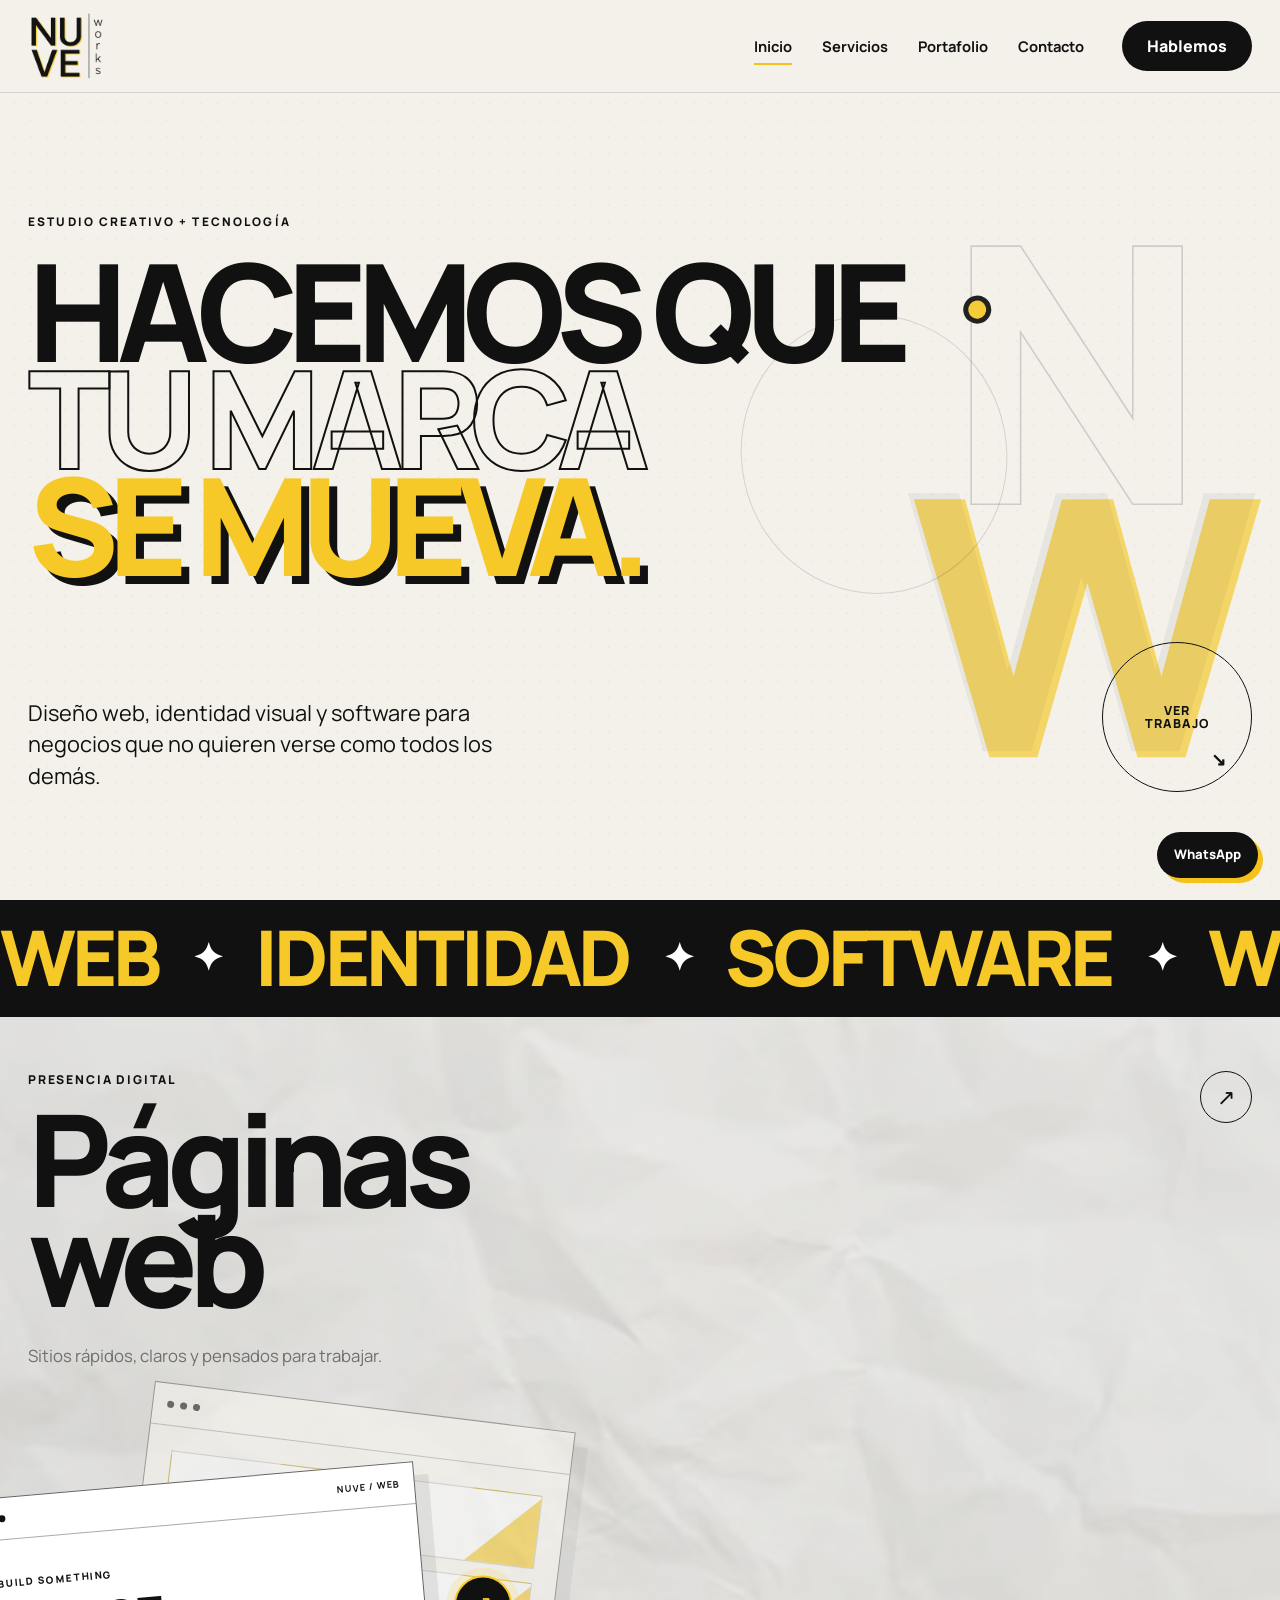
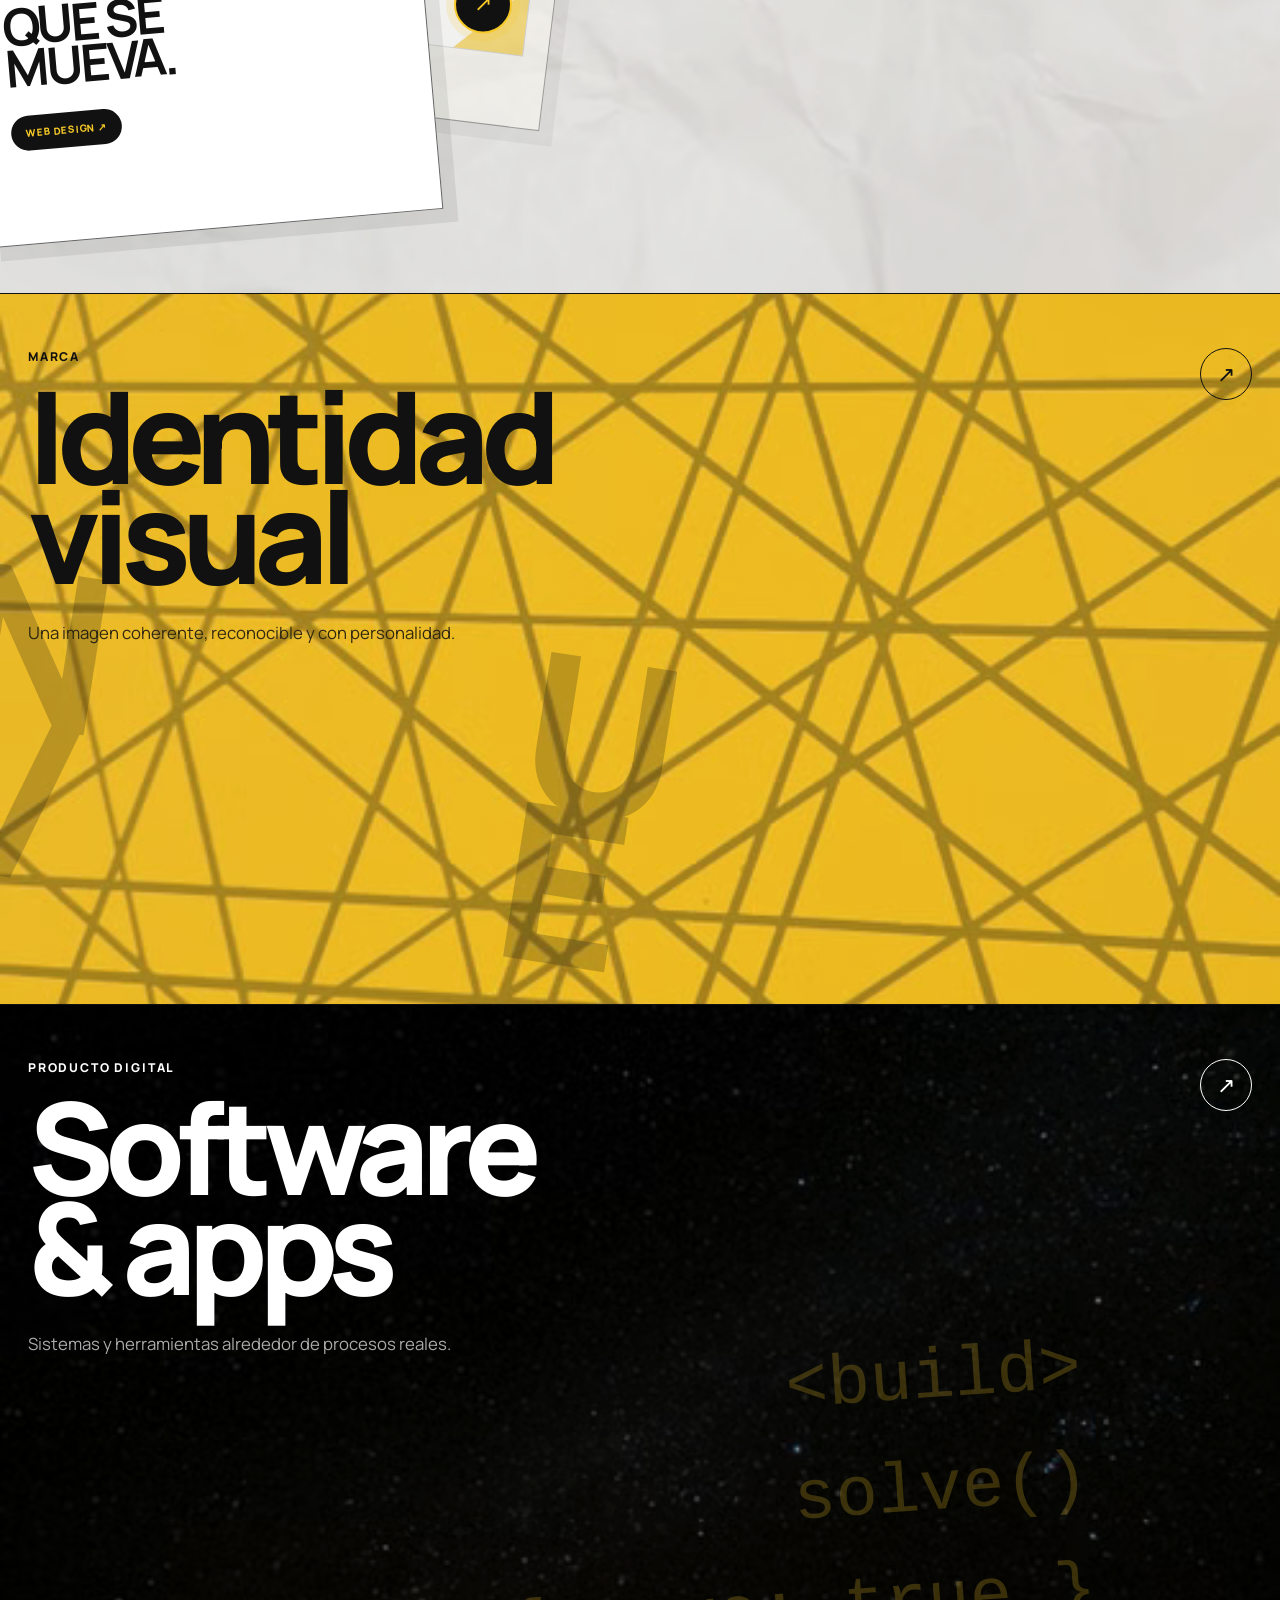
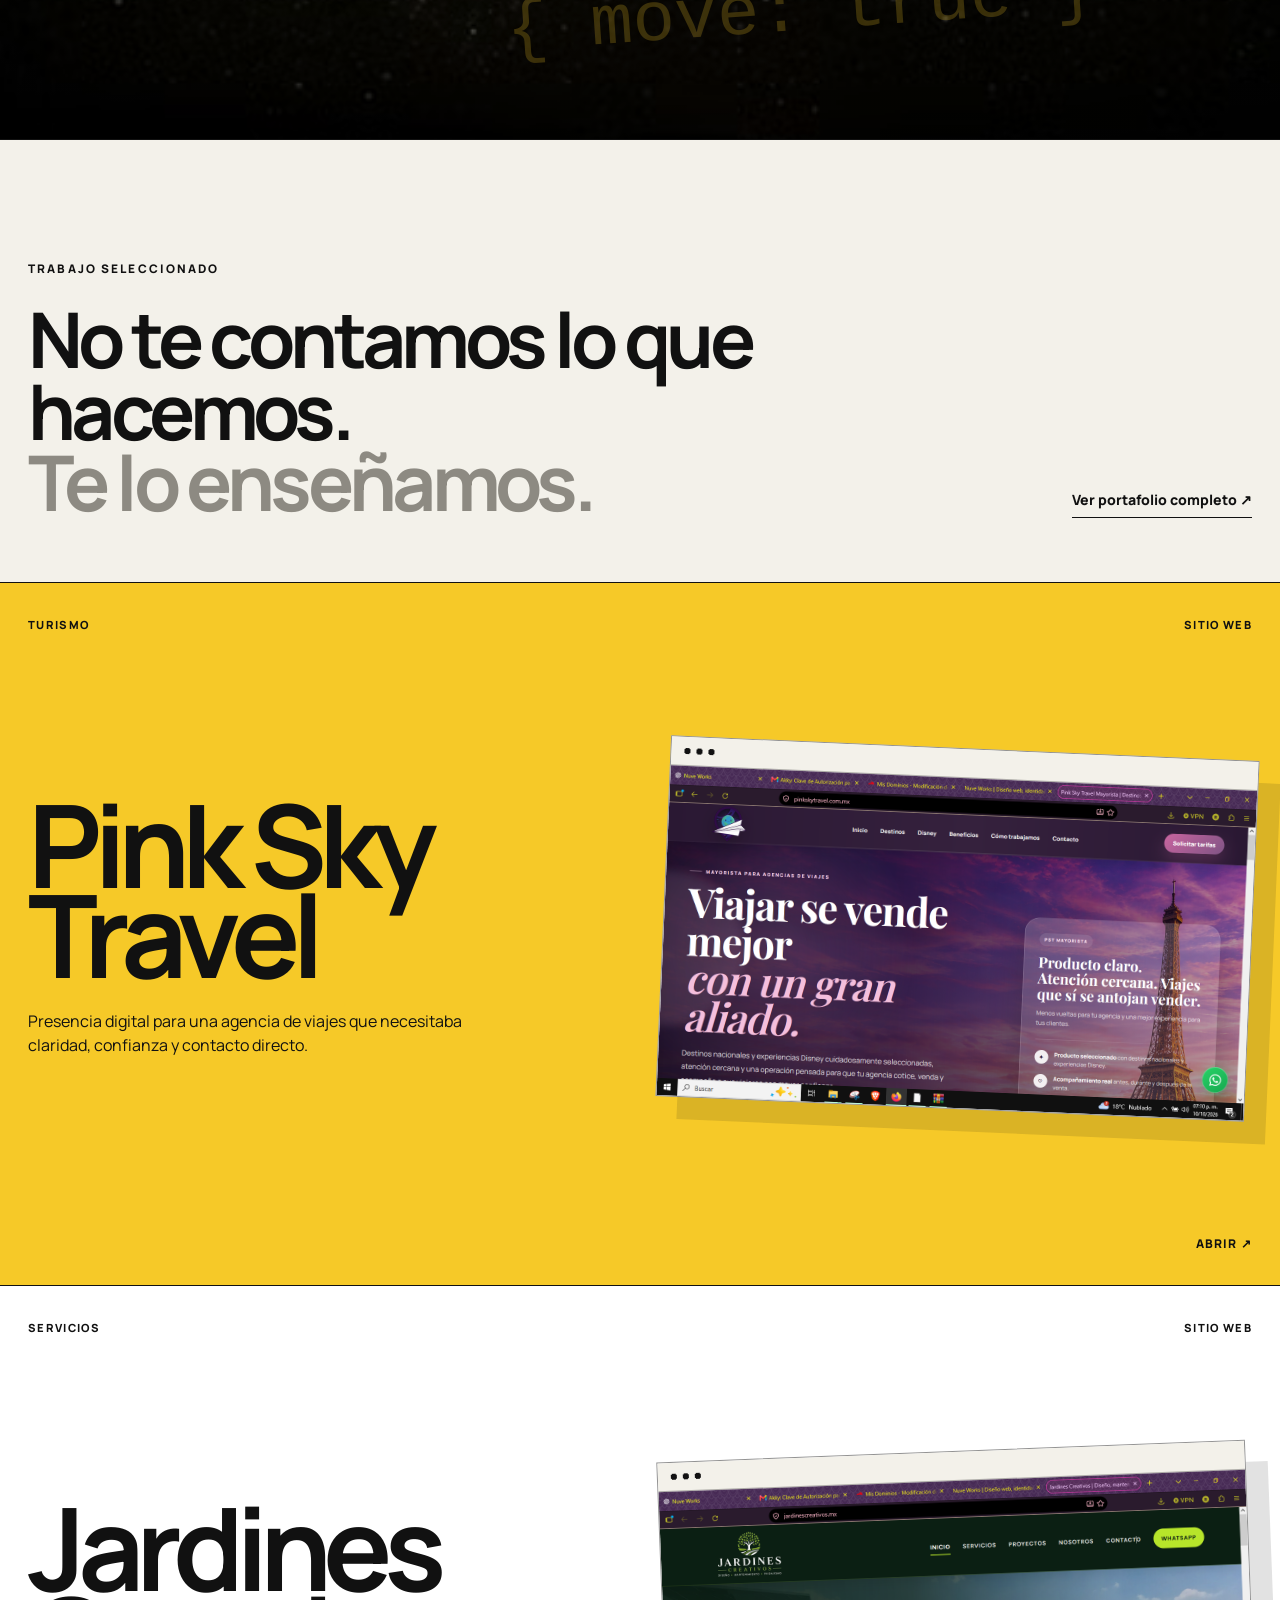
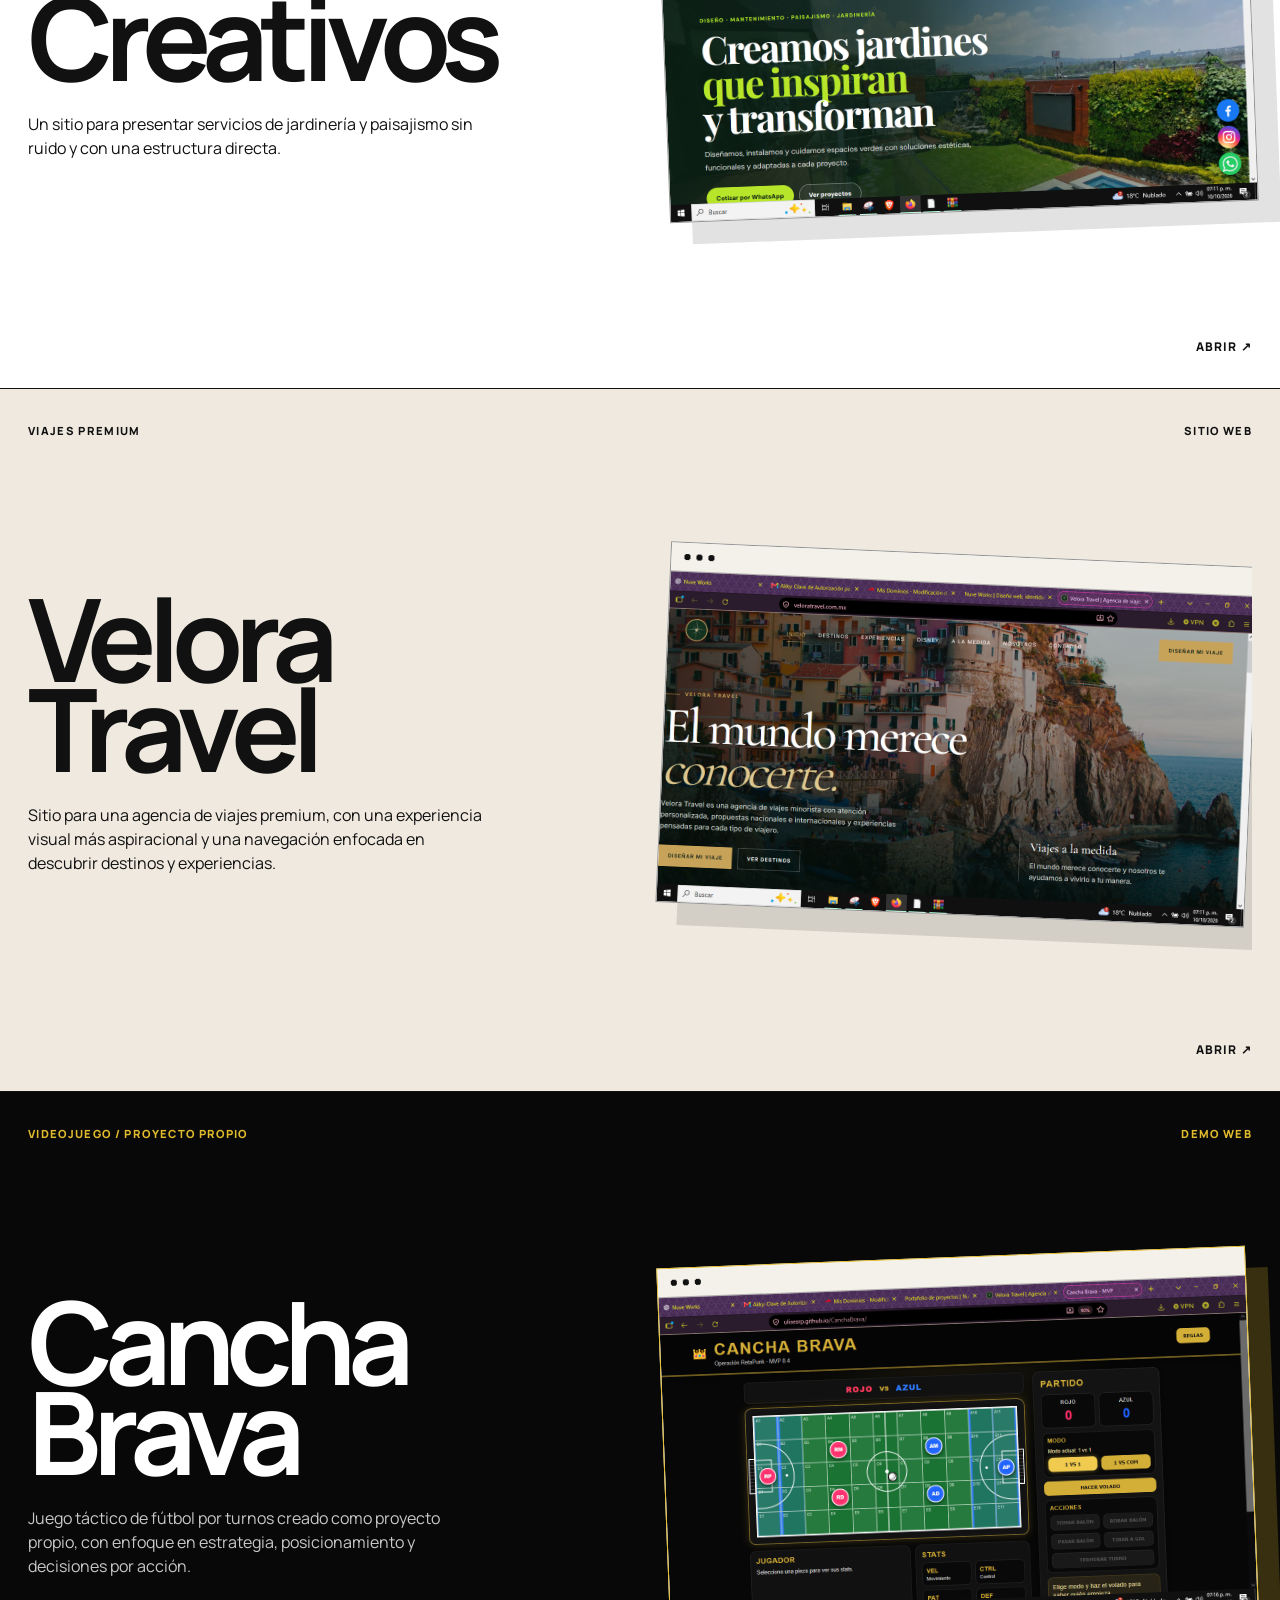
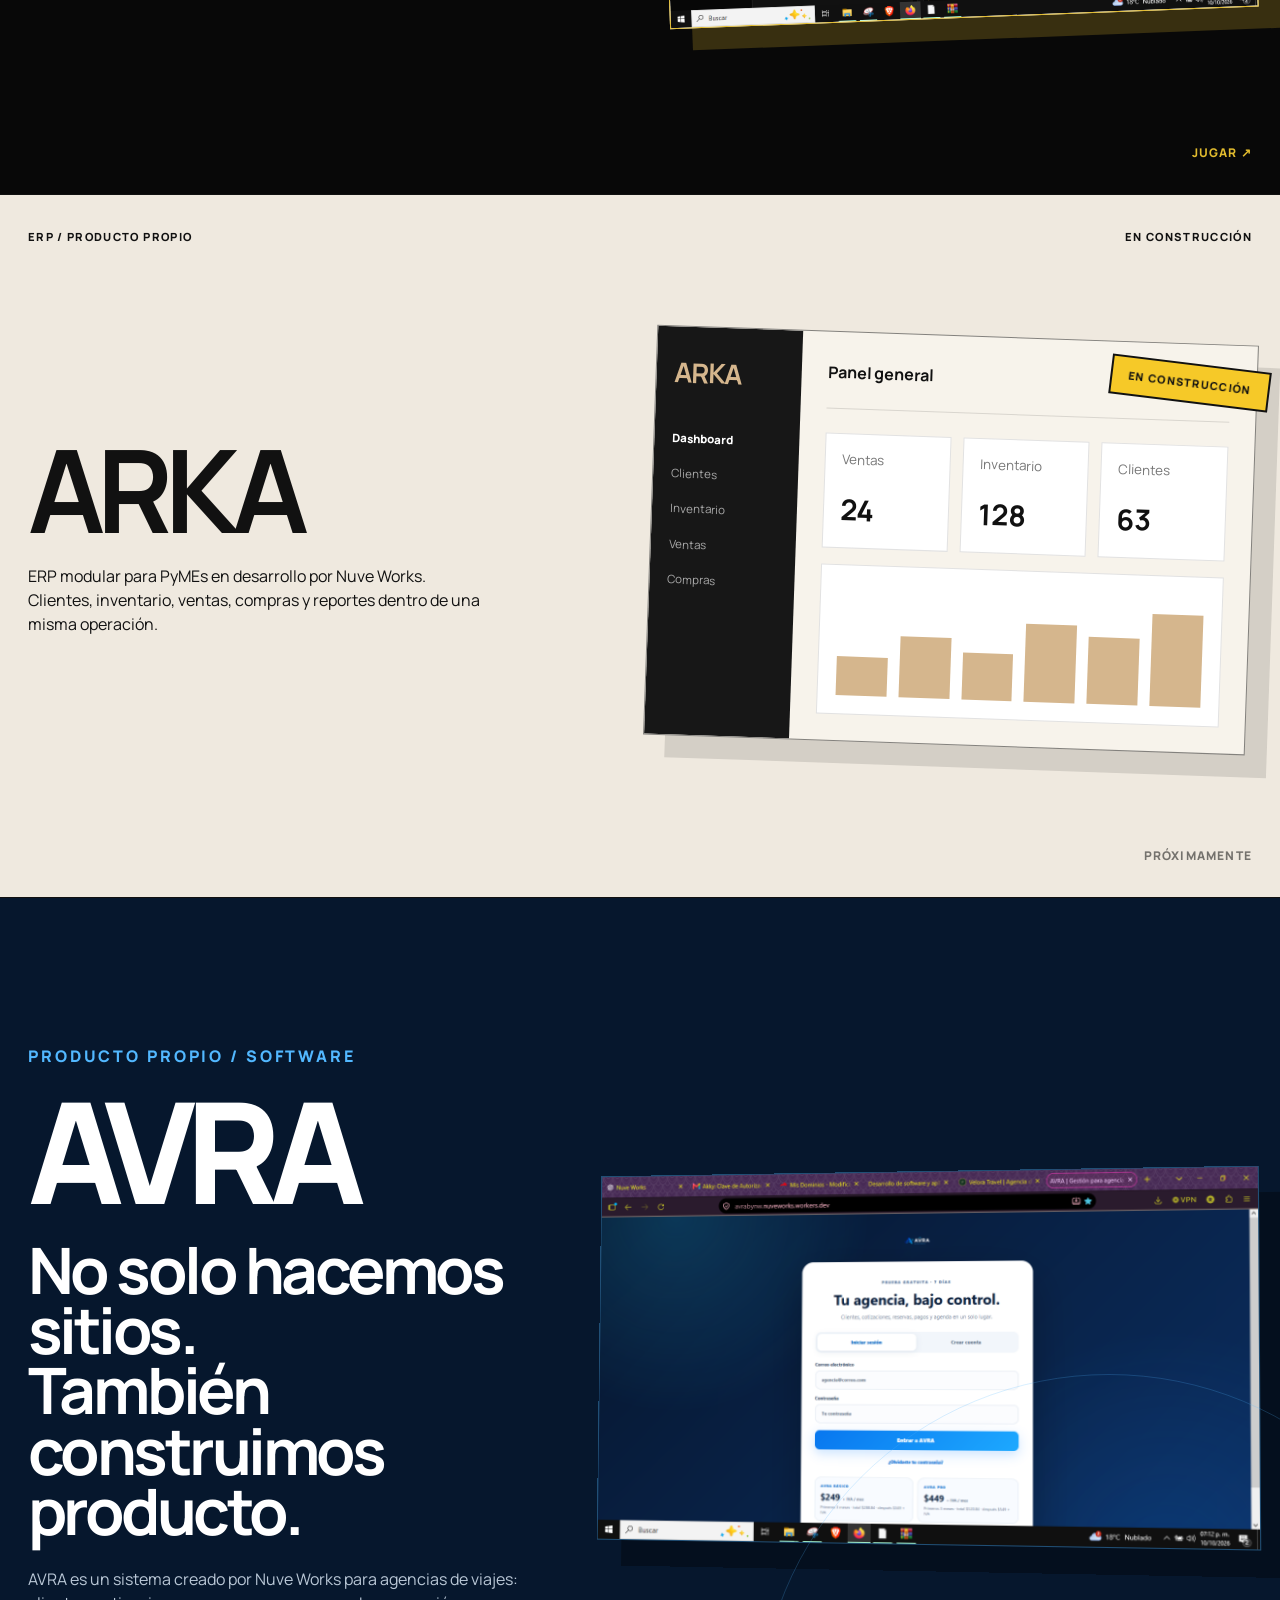
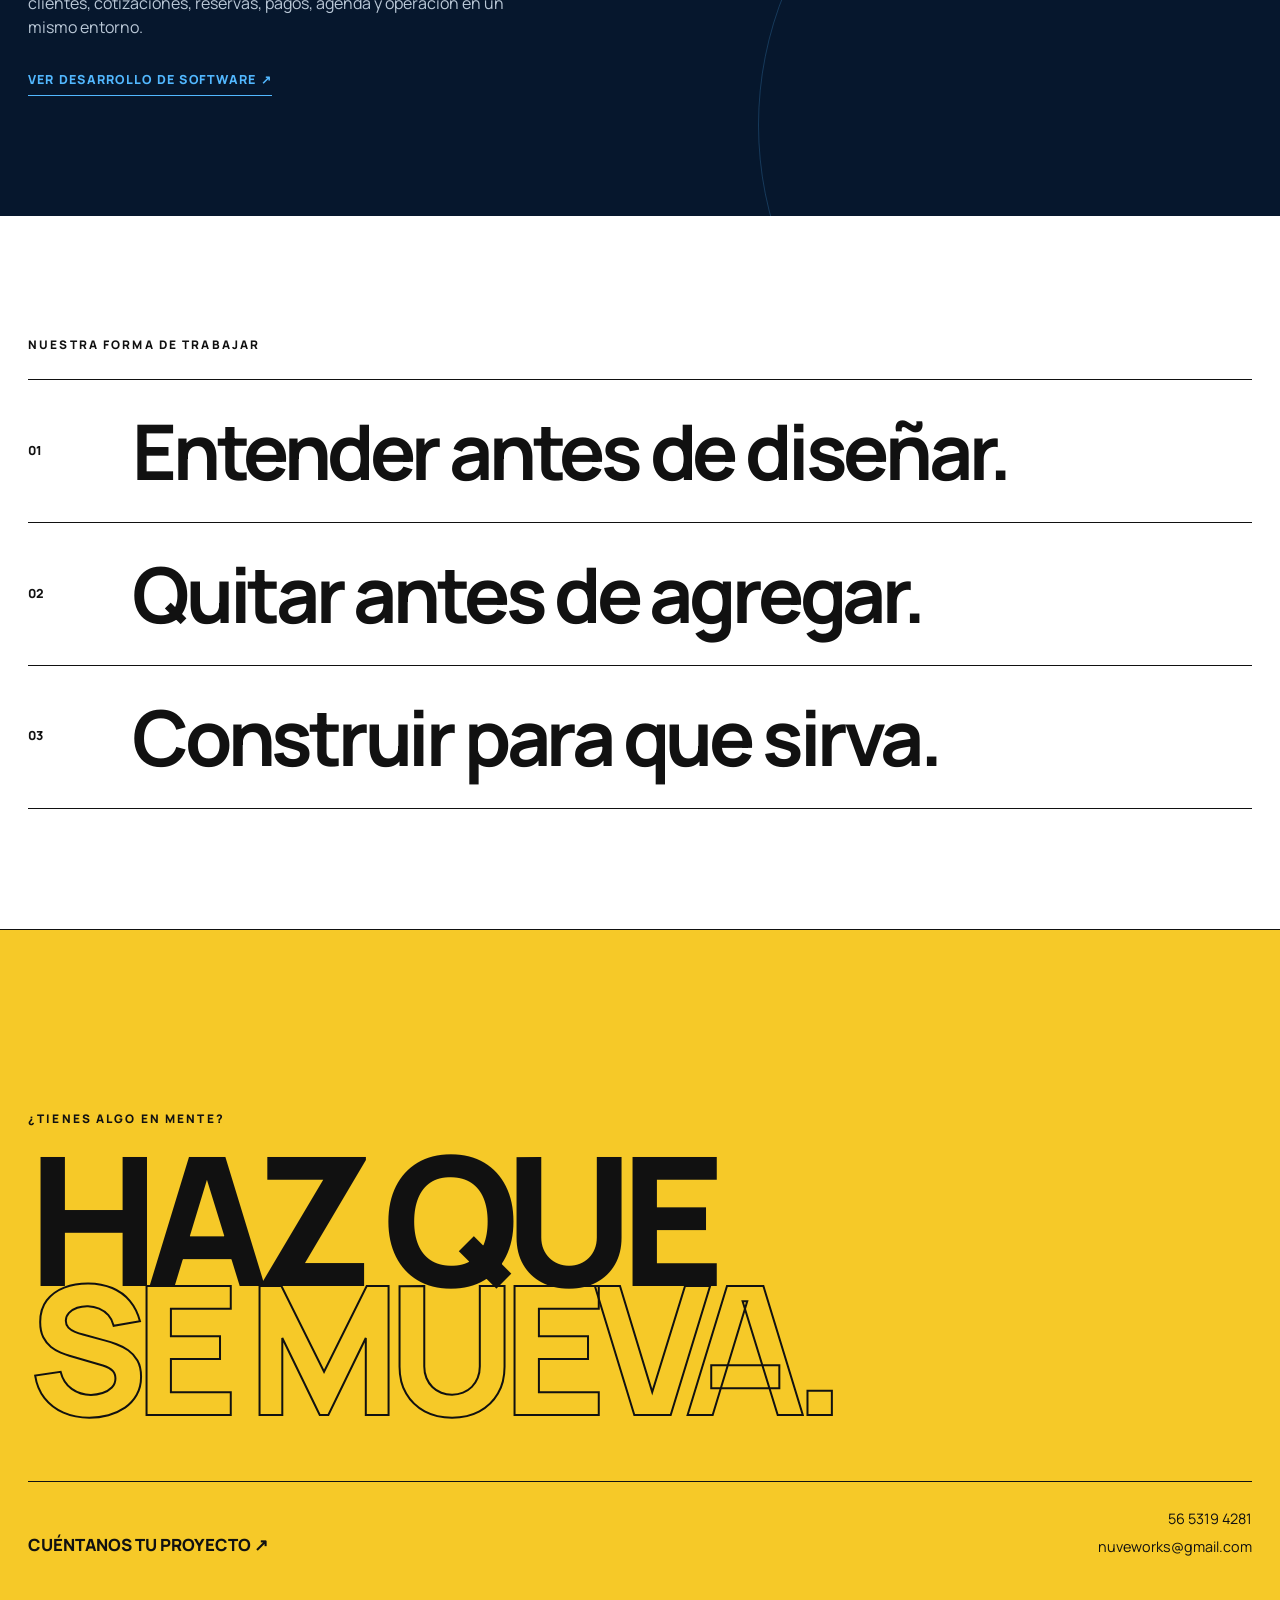
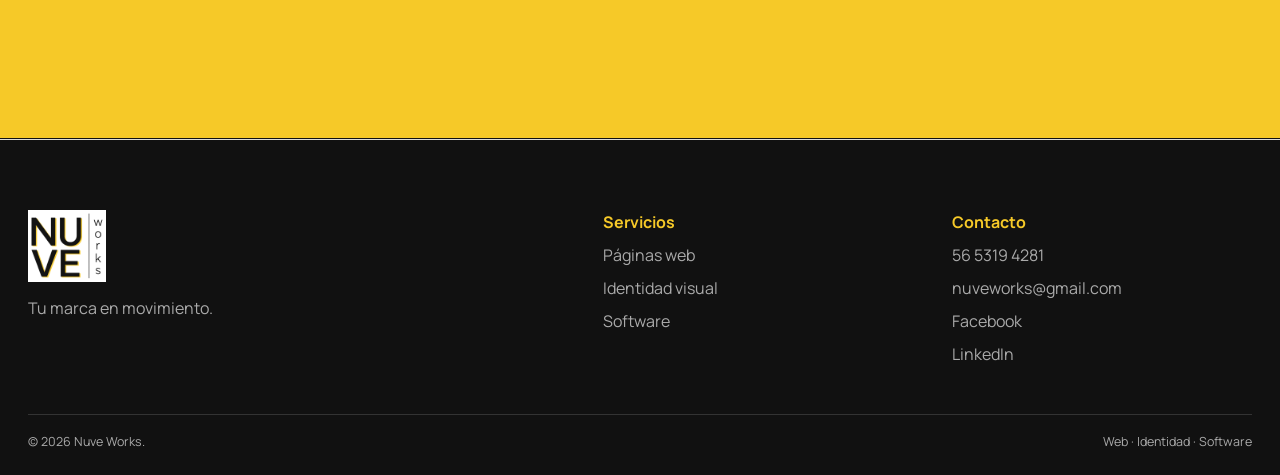
<file: index.html>
<!DOCTYPE html>

<html lang="es">
<head>
<meta charset="utf-8"/>
<meta content="width=device-width, initial-scale=1.0" name="viewport"/>
<title>Nuve Works | Diseño web, identidad visual y software</title>
<meta content="Nuve Works desarrolla páginas web, identidad visual y software para negocios, marcas y proyectos que necesitan una presencia digital clara, funcional y con carácter." name="description"/>
<meta content="index,follow" name="robots"/>
<link href="https://nuveworks.xyz/" rel="canonical"/>
<meta content="website" property="og:type"/>
<meta content="Nuve Works | Tu marca en movimiento" property="og:title"/>
<meta content="Diseño web, identidad visual y software para marcas que quieren moverse." property="og:description"/>
<meta content="https://nuveworks.xyz/" property="og:url"/>
<meta content="Nuve Works" property="og:site_name"/>
<meta content="#f6c928" name="theme-color"/>
<link href="https://fonts.googleapis.com" rel="preconnect"/>
<link crossorigin="" href="https://fonts.gstatic.com" rel="preconnect"/>
<link href="https://fonts.googleapis.com/css2?family=Manrope:wght@400;500;600;700;800&amp;display=swap" rel="stylesheet"/>
<link href="styles.css" rel="stylesheet"/>
<script type="application/ld+json">
  {
    "@context":"https://schema.org",
    "@type":"ProfessionalService",
    "name":"Nuve Works",
    "url":"https://nuveworks.xyz/",
    "email":"nuveworks@gmail.com",
    "telephone":"+52 56 5319 4281",
    "areaServed":"MX",
    "description":"Diseño web, identidad visual y desarrollo de software para negocios y marcas."
  }
  </script>
</head>
<body class="home-v2">
<header class="site-header home-header">
<div class="container nav-wrap">
<a aria-label="Nuve Works, inicio" class="logo-link" href="index.html">
<img alt="Nuve Works" src="assets/nuve-logo-transparent.png"/>
</a>
<button aria-expanded="false" aria-label="Abrir menú" class="menu-toggle" type="button">
<span></span><span></span><span></span>
</button>
<nav aria-label="Navegación principal" class="main-nav">
<a href="index.html">Inicio</a>
<a href="servicios.html">Servicios</a>
<a href="portafolio.html">Portafolio</a>
<a href="contacto.html">Contacto</a>
</nav>
<a class="btn btn-dark desktop-cta" href="https://wa.me/525653194281" rel="noopener" target="_blank">Hablemos</a>
</div>
</header>
<main>
<!-- HERO / MANIFESTO -->
<section class="nw-hero">
<div class="nw-hero-noise"></div>
<div class="container nw-hero-inner">
<p class="nw-kicker reveal">ESTUDIO CREATIVO + TECNOLOGÍA</p>
<h1 class="nw-display reveal">
        HACEMOS QUE
        <span class="outline-word">TU MARCA</span>
<span class="yellow-word">SE MUEVA.</span>
</h1>
<div class="nw-hero-bottom reveal">
<p>
          Diseño web, identidad visual y software para negocios que no quieren
          verse como todos los demás.
        </p>
<a aria-label="Ver proyectos" class="nw-circle-link" href="#trabajo">
<span>VER</span>
<span>TRABAJO</span>
<b>↘</b>
</a>
</div>
</div>
<div aria-hidden="true" class="nw-hero-mark">
<span class="nw-hero-n">N</span>
<span class="nw-hero-w">W</span>
<i class="nw-hero-accent"></i>
</div>
</section>
<!-- MARQUEE -->
<section aria-label="Servicios" class="nw-marquee">
<div class="nw-marquee-track">
<span>WEB</span><i>✦</i><span>IDENTIDAD</span><i>✦</i><span>SOFTWARE</span><i>✦</i>
<span>WEB</span><i>✦</i><span>IDENTIDAD</span><i>✦</i><span>SOFTWARE</span><i>✦</i>
</div>
</section>
<!-- THREE DISCIPLINES -->
<section class="nw-disciplines">
<a class="nw-discipline web reveal" href="paginas-web.html">
<div class="nw-discipline-copy">
<p>PRESENCIA DIGITAL</p>
<h2>Páginas<br/>web</h2>
<span>Sitios rápidos, claros y pensados para trabajar.</span>
</div>
<div class="nw-discipline-arrow">↗</div>
<div aria-hidden="true" class="nw-discipline-graphic graphic-web">
<div aria-hidden="true" class="nw-browser-stack">
<div class="nw-browser-card nw-browser-back">
<div class="browser-bar"><i></i><i></i><i></i></div>
<div class="browser-grid">
<span></span><span></span><span></span><span></span>
</div>
</div>
<div class="nw-browser-card nw-browser-front">
<div class="browser-bar"><i></i><i></i><i></i><b>NUVE / WEB</b></div>
<div class="browser-hero-lines">
<small>BUILD SOMETHING</small>
<strong>QUE SE<br/>MUEVA.</strong>
<div class="browser-pill">WEB DESIGN ↗</div>
</div>
</div>
<div class="nw-browser-badge">↗</div>
</div>
</div>
</a>
<a class="nw-discipline identity reveal" href="branding.html">
<div class="nw-discipline-copy">
<p>MARCA</p>
<h2>Identidad<br/>visual</h2>
<span>Una imagen coherente, reconocible y con personalidad.</span>
</div>
<div class="nw-discipline-arrow">↗</div>
<div aria-hidden="true" class="nw-discipline-graphic graphic-identity">
<span>N</span><span>U</span><span>V</span><span>E</span>
</div>
</a>
<a class="nw-discipline software reveal" href="desarrollo-software.html">
<div class="nw-discipline-copy">
<p>PRODUCTO DIGITAL</p>
<h2>Software<br/>&amp; apps</h2>
<span>Sistemas y herramientas alrededor de procesos reales.</span>
</div>
<div class="nw-discipline-arrow">↗</div>
<div aria-hidden="true" class="nw-discipline-graphic graphic-code">
<span>&lt;build&gt;</span>
<span>solve()</span>
<span>{ move: true }</span>
</div>
</a>
</section>
<!-- WORK -->
<section class="nw-work" id="trabajo">
<div class="container nw-section-head reveal">
<div>
<p class="nw-kicker">TRABAJO SELECCIONADO</p>
<h2>No te contamos lo que hacemos.<br/><span>Te lo enseñamos.</span></h2>
</div>
<a href="portafolio.html">Ver portafolio completo ↗</a>
</div>
<div class="nw-project-stack">
<a class="nw-project nw-project-yellow reveal" href="https://pinkskytravel.com.mx" rel="noopener" target="_blank">
<div class="container nw-project-inner">
<div class="nw-project-meta">
<span>TURISMO</span>
<span>SITIO WEB</span>
</div>
<div class="nw-project-title">
<h3>Pink Sky<br/>Travel</h3>
<p>Presencia digital para una agencia de viajes que necesitaba claridad, confianza y contacto directo.</p>
</div>
<div class="nw-project-preview"><img alt="Vista previa del sitio de Pink Sky Travel" loading="lazy" src="assets/preview-pink.png"/></div><div class="nw-project-open">ABRIR ↗</div>
</div>
</a>
<a class="nw-project nw-project-white reveal" href="https://jardinescreativos.mx" rel="noopener" target="_blank">
<div class="container nw-project-inner">
<div class="nw-project-meta">
<span>SERVICIOS</span>
<span>SITIO WEB</span>
</div>
<div class="nw-project-title">
<h3>Jardines<br/>Creativos</h3>
<p>Un sitio para presentar servicios de jardinería y paisajismo sin ruido y con una estructura directa.</p>
</div>
<div class="nw-project-preview"><img alt="Vista previa del sitio de Jardines Creativos" loading="lazy" src="assets/preview-jardines.png"/></div><div class="nw-project-open">ABRIR ↗</div>
</div>
</a>
<a class="nw-project reveal nw-project-velora" href="https://veloratravel.com.mx" rel="noopener" target="_blank">
<div class="container nw-project-inner">
<div class="nw-project-meta">
<span>VIAJES PREMIUM</span>
<span>SITIO WEB</span>
</div>
<div class="nw-project-title">
<h3>Velora<br/>Travel</h3>
<p>Sitio para una agencia de viajes premium, con una experiencia visual más aspiracional y una navegación enfocada en descubrir destinos y experiencias.</p>
</div>
<div class="nw-project-preview"><img alt="Vista previa del sitio de Velora Travel" loading="lazy" src="assets/preview-velora.png"/></div><div class="nw-project-open">ABRIR ↗</div>
</div>
</a>
<a class="nw-project nw-project-cancha reveal" href="https://ulisesrp.github.io/CanchaBrava/" rel="noopener" target="_blank">
<div class="container nw-project-inner">
<div class="nw-project-meta">
<span>VIDEOJUEGO / PROYECTO PROPIO</span>
<span>DEMO WEB</span>
</div>
<div class="nw-project-title">
<h3>Cancha<br/>Brava</h3>
<p>Juego táctico de fútbol por turnos creado como proyecto propio, con enfoque en estrategia, posicionamiento y decisiones por acción.</p>
</div>
<div class="nw-project-preview">
<img alt="Vista previa de Cancha Brava" loading="lazy" src="assets/preview-cancha-brava.png"/>
</div>
<div class="nw-project-open">JUGAR ↗</div>
</div>
</a>
<article class="nw-project nw-project-arka reveal">
<div class="container nw-project-inner">
<div class="nw-project-meta">
<span>ERP / PRODUCTO PROPIO</span>
<span>EN CONSTRUCCIÓN</span>
</div>
<div class="nw-project-title">
<h3>ARKA</h3>
<p>
            ERP modular para PyMEs en desarrollo por Nuve Works.
            Clientes, inventario, ventas, compras y reportes dentro de una misma operación.
          </p>
</div>
<div aria-label="Vista conceptual de ARKA" class="arka-preview">
<div class="arka-shell">
<aside>
<strong>ARKA</strong>
<span class="active">Dashboard</span>
<span>Clientes</span>
<span>Inventario</span>
<span>Ventas</span>
<span>Compras</span>
</aside>
<section>
<div class="arka-top">
<b>Panel general</b>
<i></i>
</div>
<div class="arka-cards">
<div><small>Ventas</small><strong>24</strong></div>
<div><small>Inventario</small><strong>128</strong></div>
<div><small>Clientes</small><strong>63</strong></div>
</div>
<div class="arka-chart">
<span style="height:35%"></span>
<span style="height:55%"></span>
<span style="height:42%"></span>
<span style="height:70%"></span>
<span style="height:60%"></span>
<span style="height:82%"></span>
</div>
</section>
</div>
<div class="arka-stamp">EN CONSTRUCCIÓN</div>
</div>
<div class="nw-project-open">PRÓXIMAMENTE</div>
</div>
</article>
</div>
</section>
<!-- AVRA PRODUCT -->
<section class="nw-avra reveal">
<div class="container nw-avra-grid">
<div class="nw-avra-copy">
<p class="nw-kicker blue">PRODUCTO PROPIO / SOFTWARE</p>
<div class="nw-avra-word">AVRA</div>
<h2>No solo hacemos sitios.<br/>También construimos producto.</h2>
<p>
          AVRA es un sistema creado por Nuve Works para agencias de viajes:
          clientes, cotizaciones, reservas, pagos, agenda y operación en un mismo entorno.
        </p>
<a class="nw-text-link" href="desarrollo-software.html">VER DESARROLLO DE SOFTWARE ↗</a>
</div>
<div aria-label="Representación visual de AVRA" class="nw-dashboard nw-dashboard-preview"><img alt="Vista previa de AVRA by Nuve Works" loading="lazy" src="assets/preview-avra.png"/></div>
</div>
</section>
<!-- PHILOSOPHY -->
<section class="nw-philosophy">
<div class="container">
<p class="nw-kicker reveal">NUESTRA FORMA DE TRABAJAR</p>
<div class="nw-philosophy-line reveal">
<span>01</span>
<h3>Entender antes de diseñar.</h3>
</div>
<div class="nw-philosophy-line reveal">
<span>02</span>
<h3>Quitar antes de agregar.</h3>
</div>
<div class="nw-philosophy-line reveal">
<span>03</span>
<h3>Construir para que sirva.</h3>
</div>
</div>
</section>
<!-- CTA -->
<section class="nw-end">
<div class="container nw-end-inner">
<p class="nw-kicker reveal">¿TIENES ALGO EN MENTE?</p>
<h2 class="reveal">HAZ QUE<br/><span>SE MUEVA.</span></h2>
<div class="nw-end-bottom reveal">
<a href="contacto.html">CUÉNTANOS TU PROYECTO ↗</a>
<div>
<a href="https://wa.me/525653194281" rel="noopener" target="_blank">56 5319 4281</a>
<a href="mailto:nuveworks@gmail.com">nuveworks@gmail.com</a>
</div>
</div>
</div>
</section>
</main>
<footer class="site-footer nw-footer">
<div class="container footer-grid">
<div class="footer-brand">
<img alt="Nuve Works" src="assets/nuve-logo-transparent.png"/>
<p>Tu marca en movimiento.</p>
</div>
<div class="footer-col">
<b>Servicios</b>
<a href="paginas-web.html">Páginas web</a>
<a href="branding.html">Identidad visual</a>
<a href="desarrollo-software.html">Software</a>
</div>
<div class="footer-col">
<b>Contacto</b>
<a href="https://wa.me/525653194281" rel="noopener" target="_blank">56 5319 4281</a>
<a href="mailto:nuveworks@gmail.com">nuveworks@gmail.com</a>
<a href="https://www.facebook.com/people/Nuve-Works/61590711573992/" rel="noopener" target="_blank">Facebook</a><a href="https://mx.linkedin.com/in/ulises-rangel-palacios" rel="noopener" target="_blank">LinkedIn</a></div>
</div>
<div class="container footer-bottom">
<span>© 2026 Nuve Works.</span>
<span>Web · Identidad · Software</span>
</div>
</footer>
<script defer="" src="app.js"></script>
</body>
</html>
</file>
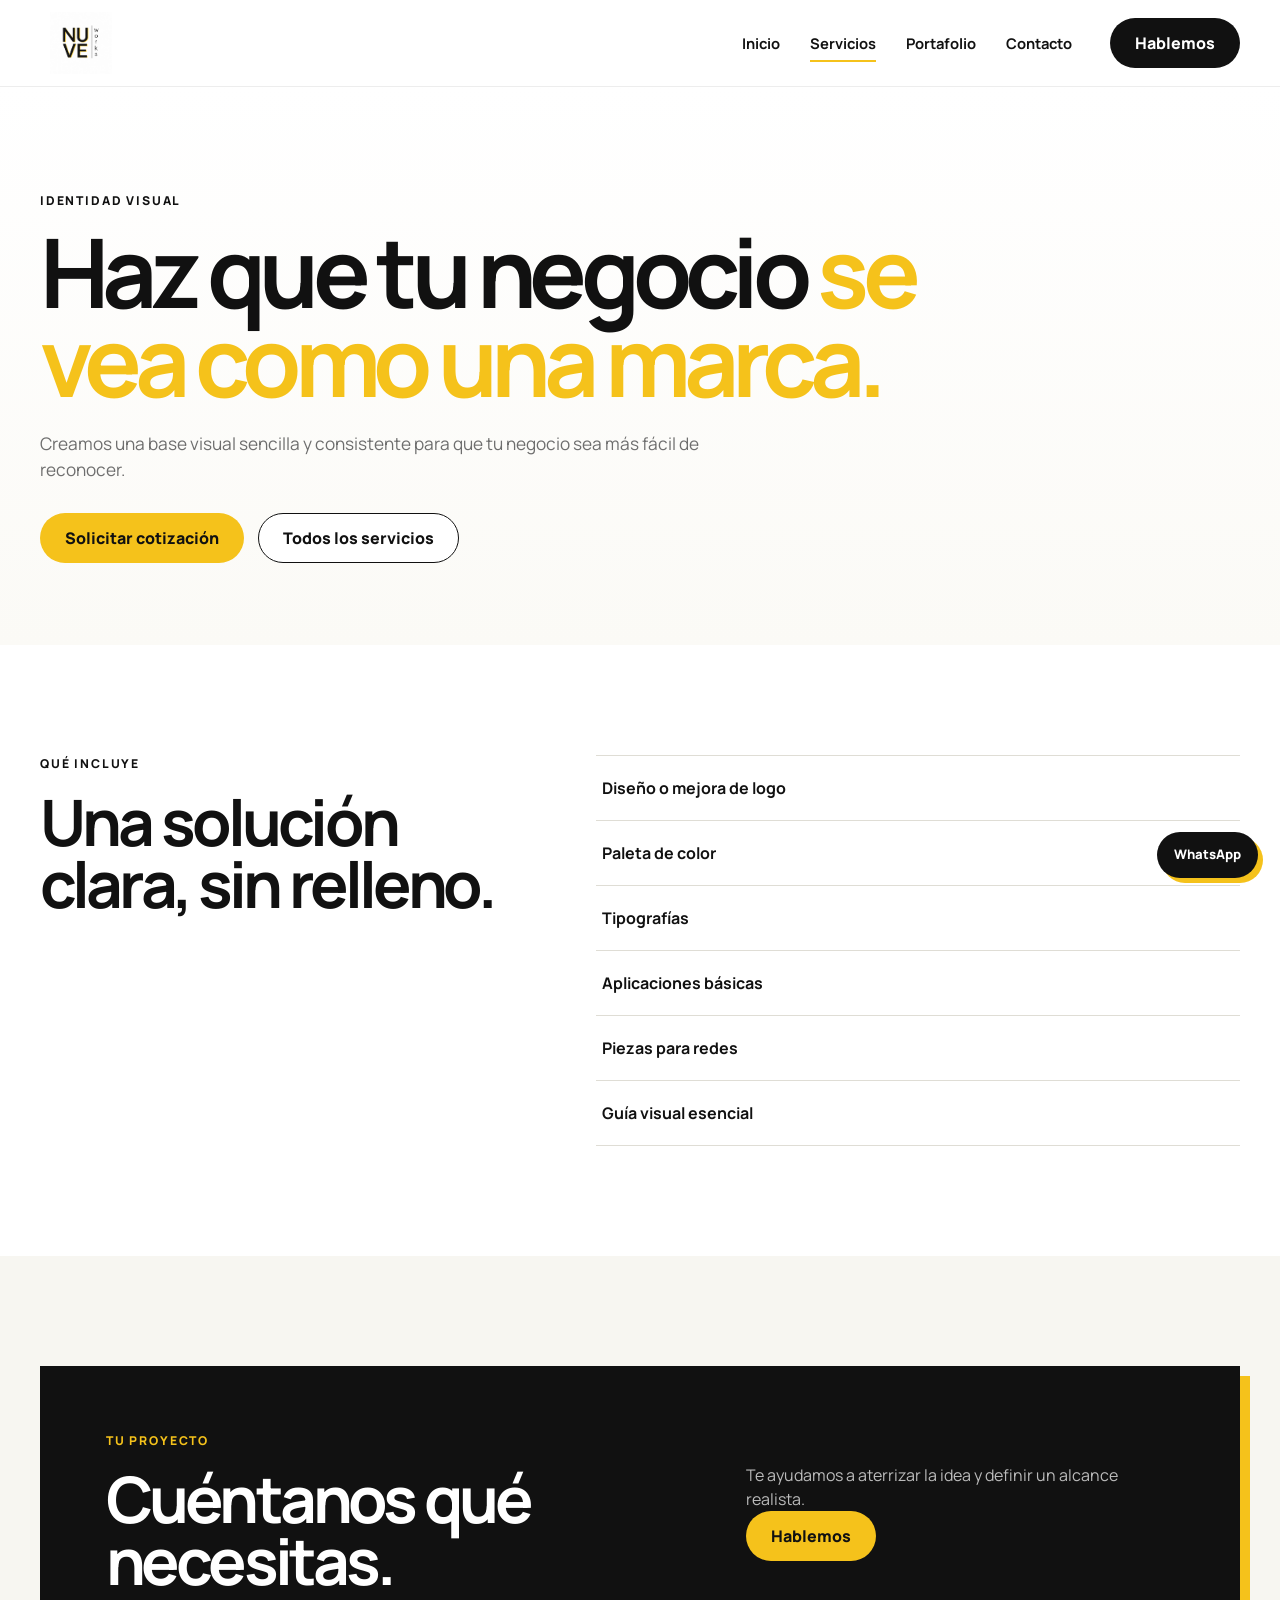
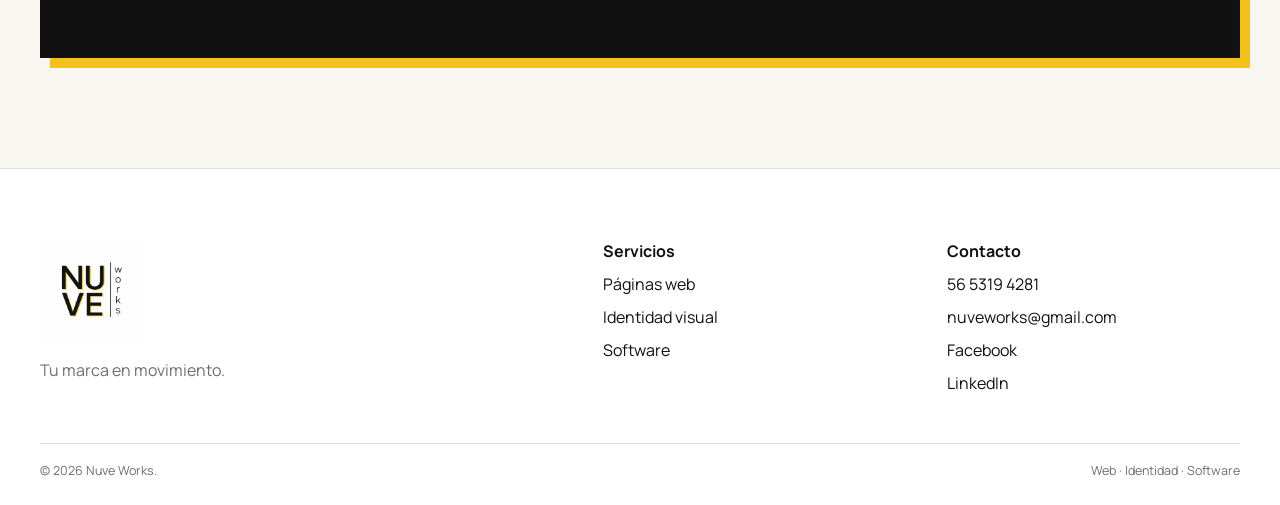
<file: branding.html>
<!DOCTYPE html>

<html lang="es">
<head>
<meta charset="utf-8"/>
<meta content="width=device-width,initial-scale=1" name="viewport"/>
<title>Identidad visual para negocios | Nuve Works</title>
<meta content="Diseño de logo e identidad visual para emprendedores y negocios." name="description"/>
<meta content="index,follow" name="robots"/>
<link href="https://nuveworks.xyz/branding.html" rel="canonical"/>
<meta content="website" property="og:type"/>
<meta content="Identidad visual para negocios | Nuve Works" property="og:title"/>
<meta content="Diseño de logo e identidad visual para emprendedores y negocios." property="og:description"/>
<meta content="https://nuveworks.xyz/branding.html" property="og:url"/>
<meta content="Nuve Works" property="og:site_name"/>
<meta content="#f5c21b" name="theme-color"/>
<link href="https://fonts.googleapis.com" rel="preconnect"/>
<link crossorigin="" href="https://fonts.gstatic.com" rel="preconnect"/>
<link href="https://fonts.googleapis.com/css2?family=Manrope:wght@400;500;600;700;800&amp;display=swap" rel="stylesheet"/>
<link href="styles.css" rel="stylesheet"/>
<script type="application/ld+json">{
  "@context":"https://schema.org",
  "@type":"ProfessionalService",
  "name":"Nuve Works",
  "url":"https://nuveworks.xyz/",
  "email":"nuveworks@gmail.com",
  "telephone":"+52 56 5319 4281",
  "areaServed":"MX",
  "description":"Diseño web, publicidad digital, identidad visual y desarrollo de software para negocios."
}</script>
</head>
<body>
<header class="site-header">
<div class="container nav-wrap">
<a aria-label="Nuve Works, inicio" class="logo-link" href="index.html">
<img alt="Nuve Works" src="assets/logonuvew.jpeg"/>
</a>
<button aria-expanded="false" aria-label="Abrir menú" class="menu-toggle" type="button">
<span></span><span></span><span></span>
</button>
<nav aria-label="Navegación principal" class="main-nav">
<a href="index.html">Inicio</a>
<a href="servicios.html">Servicios</a>
<a href="portafolio.html">Portafolio</a>
<a href="contacto.html">Contacto</a>
</nav>
<a class="btn btn-dark desktop-cta" href="https://wa.me/525653194281" rel="noopener" target="_blank">Hablemos</a>
</div>
</header>
<main><section class="page-hero"><div class="container"><p class="eyebrow">IDENTIDAD VISUAL</p><h1>Haz que tu negocio <span>se vea como una marca.</span></h1><p class="lead">Creamos una base visual sencilla y consistente para que tu negocio sea más fácil de reconocer.</p><div class="actions"><a class="btn btn-yellow" href="contacto.html">Solicitar cotización</a><a class="btn btn-outline" href="servicios.html">Todos los servicios</a></div></div></section>
<section class="section"><div class="container service-detail-grid"><div><p class="eyebrow">QUÉ INCLUYE</p><h2>Una solución clara, sin relleno.</h2></div><ul class="feature-list"><li>Diseño o mejora de logo</li><li>Paleta de color</li><li>Tipografías</li><li>Aplicaciones básicas</li><li>Piezas para redes</li><li>Guía visual esencial</li></ul></div></section>
<section class="section gray"><div class="container cta-box dark-cta"><div><p class="eyebrow light">TU PROYECTO</p><h2>Cuéntanos qué necesitas.</h2></div><div><p>Te ayudamos a aterrizar la idea y definir un alcance realista.</p><a class="btn btn-yellow" href="contacto.html">Hablemos</a></div></div></section></main>
<footer class="site-footer">
<div class="container footer-grid">
<div class="footer-brand">
<img alt="Nuve Works" src="assets/logonuvew.jpeg"/>
<p>Tu marca en movimiento.</p>
</div>
<div class="footer-col">
<b>Servicios</b>
<a href="paginas-web.html">Páginas web</a>
<a href="branding.html">Identidad visual</a>
<a href="desarrollo-software.html">Software</a>
</div>
<div class="footer-col">
<b>Contacto</b>
<a href="https://wa.me/525653194281" rel="noopener" target="_blank">56 5319 4281</a>
<a href="mailto:nuveworks@gmail.com">nuveworks@gmail.com</a>
<a href="https://www.facebook.com/people/Nuve-Works/61590711573992/" rel="noopener" target="_blank">Facebook</a><a href="https://mx.linkedin.com/in/ulises-rangel-palacios" rel="noopener" target="_blank">LinkedIn</a></div>
</div>
<div class="container footer-bottom"><span>© 2026 Nuve Works.</span><span>Web · Identidad · Software</span></div>
</footer>
<script defer="" src="app.js"></script>
</body>
</html>
</file>
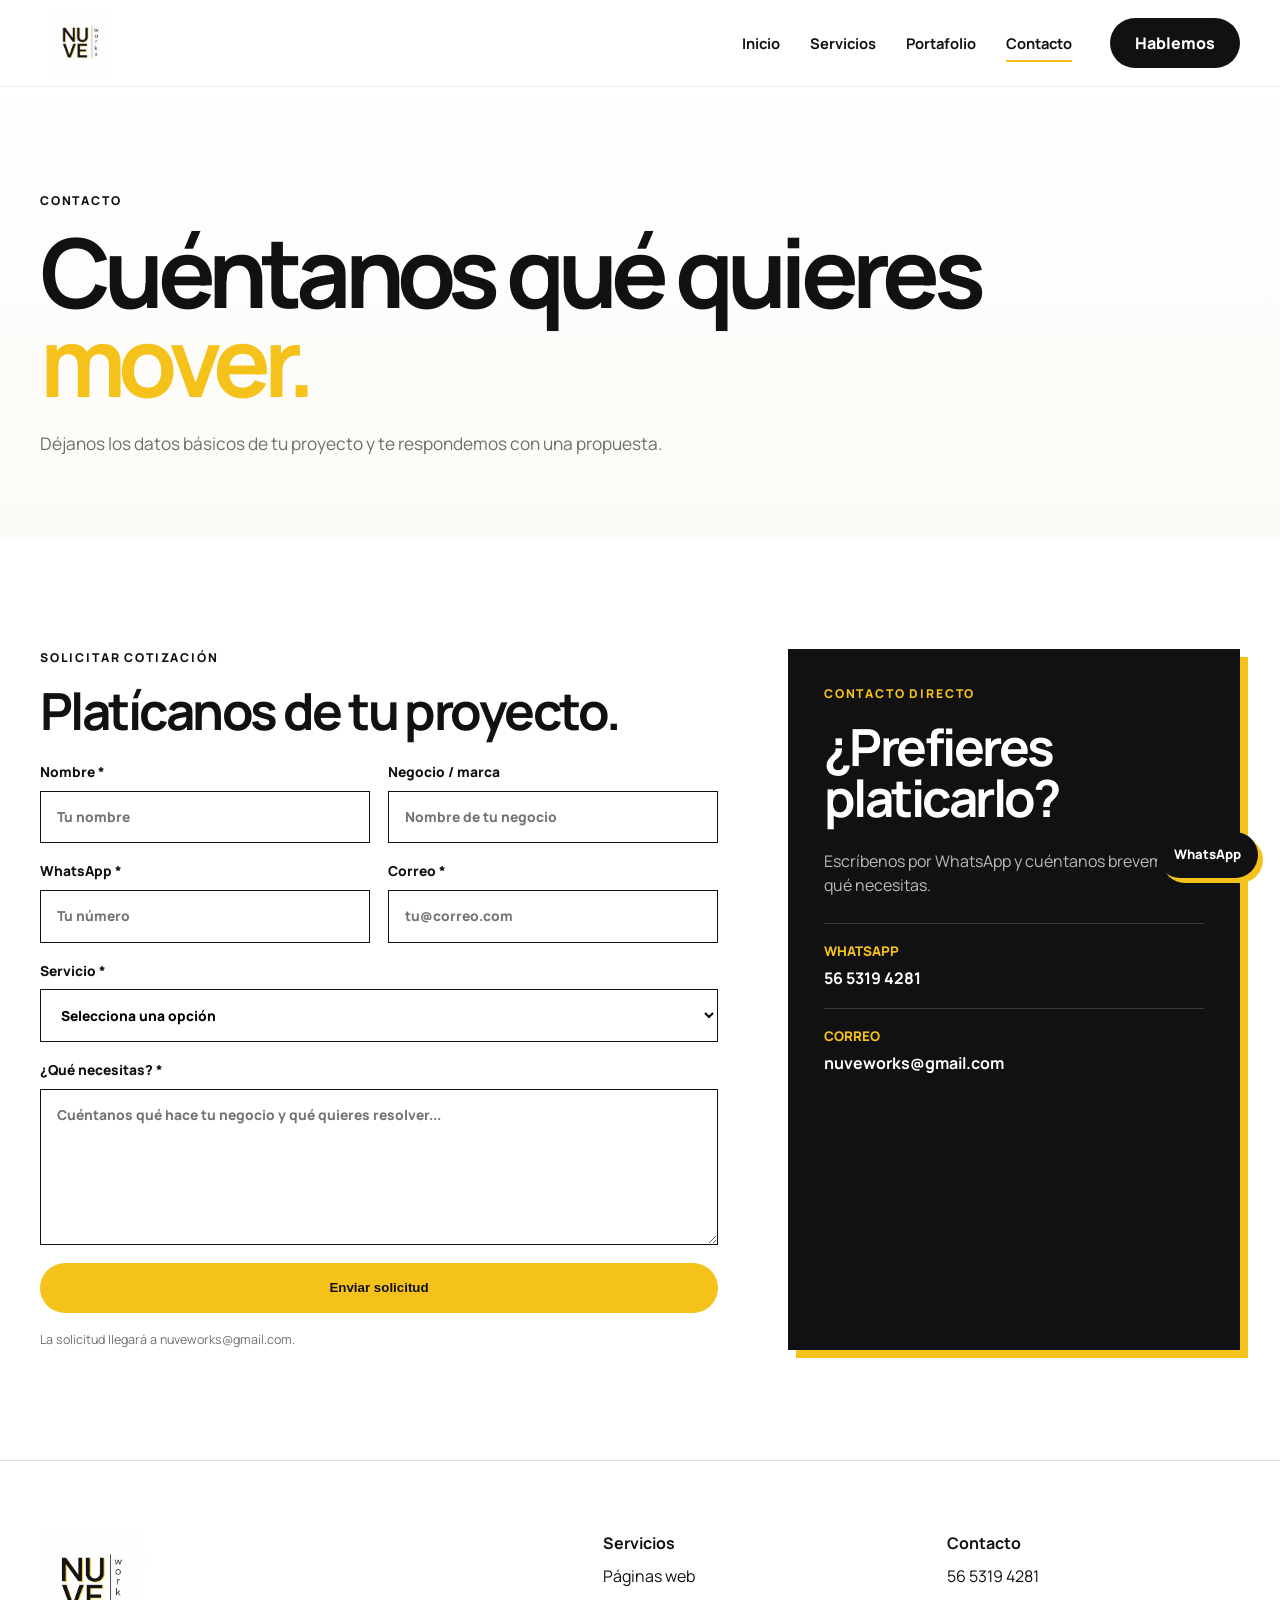
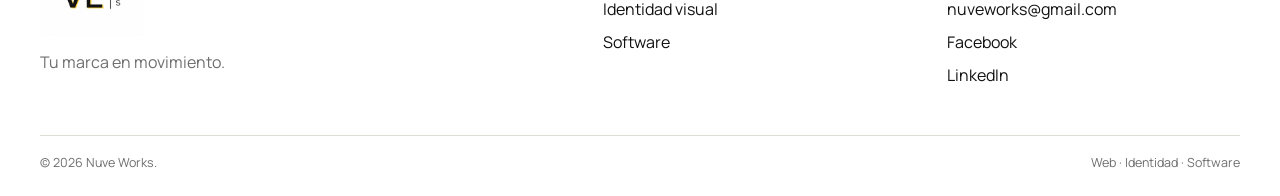
<file: contacto.html>
<!DOCTYPE html>

<html lang="es">
<head>
<meta charset="utf-8"/>
<meta content="width=device-width,initial-scale=1" name="viewport"/>
<title>Contacto y cotizaciones | Nuve Works</title>
<meta content="Solicita una cotización de diseño web, publicidad o software con Nuve Works." name="description"/>
<meta content="index,follow" name="robots"/>
<link href="https://nuveworks.xyz/contacto.html" rel="canonical"/>
<meta content="website" property="og:type"/>
<meta content="Contacto y cotizaciones | Nuve Works" property="og:title"/>
<meta content="Solicita una cotización de diseño web, publicidad o software con Nuve Works." property="og:description"/>
<meta content="https://nuveworks.xyz/contacto.html" property="og:url"/>
<meta content="Nuve Works" property="og:site_name"/>
<meta content="#f5c21b" name="theme-color"/>
<link href="https://fonts.googleapis.com" rel="preconnect"/>
<link crossorigin="" href="https://fonts.gstatic.com" rel="preconnect"/>
<link href="https://fonts.googleapis.com/css2?family=Manrope:wght@400;500;600;700;800&amp;display=swap" rel="stylesheet"/>
<link href="styles.css" rel="stylesheet"/>
<script type="application/ld+json">{
  "@context":"https://schema.org",
  "@type":"ProfessionalService",
  "name":"Nuve Works",
  "url":"https://nuveworks.xyz/",
  "email":"nuveworks@gmail.com",
  "telephone":"+52 56 5319 4281",
  "areaServed":"MX",
  "description":"Diseño web, publicidad digital, identidad visual y desarrollo de software para negocios."
}</script>
</head>
<body>
<header class="site-header">
<div class="container nav-wrap">
<a aria-label="Nuve Works, inicio" class="logo-link" href="index.html">
<img alt="Nuve Works" src="assets/logonuvew.jpeg"/>
</a>
<button aria-expanded="false" aria-label="Abrir menú" class="menu-toggle" type="button">
<span></span><span></span><span></span>
</button>
<nav aria-label="Navegación principal" class="main-nav">
<a href="index.html">Inicio</a>
<a href="servicios.html">Servicios</a>
<a href="portafolio.html">Portafolio</a>
<a href="contacto.html">Contacto</a>
</nav>
<a class="btn btn-dark desktop-cta" href="https://wa.me/525653194281" rel="noopener" target="_blank">Hablemos</a>
</div>
</header>
<main>
<section class="page-hero"><div class="container"><p class="eyebrow">CONTACTO</p><h1>Cuéntanos qué quieres <span>mover.</span></h1><p class="lead">Déjanos los datos básicos de tu proyecto y te respondemos con una propuesta.</p></div></section>
<section class="section"><div class="container contact-layout">
<div class="form-wrap"><p class="eyebrow">SOLICITAR COTIZACIÓN</p><h2>Platícanos de tu proyecto.</h2>
<form action="https://formsubmit.co/nuveworks@gmail.com" class="quote-form" method="POST">
<input name="_subject" type="hidden" value="Nueva solicitud de cotización - Nuve Works"/><input name="_template" type="hidden" value="table"/><input name="_captcha" type="hidden" value="false"/><input autocomplete="off" class="honeypot" name="_honey" tabindex="-1" type="text"/>
<div class="field-grid"><label>Nombre *<input name="Nombre" placeholder="Tu nombre" required="" type="text"/></label><label>Negocio / marca<input name="Negocio" placeholder="Nombre de tu negocio" type="text"/></label></div>
<div class="field-grid"><label>WhatsApp *<input name="WhatsApp" placeholder="Tu número" required="" type="tel"/></label><label>Correo *<input name="Correo" placeholder="tu@correo.com" required="" type="email"/></label></div>
<label>Servicio *<select name="Servicio" required=""><option disabled="" selected="" value="">Selecciona una opción</option><option>Página web</option><option>Identidad visual</option><option>Software / aplicación</option><option>Otro</option></select></label>
<label>¿Qué necesitas? *<textarea name="Proyecto" placeholder="Cuéntanos qué hace tu negocio y qué quieres resolver..." required="" rows="6"></textarea></label>
<button class="btn btn-yellow" type="submit">Enviar solicitud</button><p class="form-note">La solicitud llegará a nuveworks@gmail.com.</p>
</form></div>
<aside class="contact-aside"><p class="eyebrow light">CONTACTO DIRECTO</p><h2>¿Prefieres platicarlo?</h2><p>Escríbenos por WhatsApp y cuéntanos brevemente qué necesitas.</p><a href="https://wa.me/525653194281" rel="noopener" target="_blank"><small>WHATSAPP</small><strong>56 5319 4281</strong></a><a href="mailto:nuveworks@gmail.com"><small>CORREO</small><strong>nuveworks@gmail.com</strong></a></aside>
</div></section>
</main>
<footer class="site-footer">
<div class="container footer-grid">
<div class="footer-brand">
<img alt="Nuve Works" src="assets/logonuvew.jpeg"/>
<p>Tu marca en movimiento.</p>
</div>
<div class="footer-col">
<b>Servicios</b>
<a href="paginas-web.html">Páginas web</a>
<a href="branding.html">Identidad visual</a>
<a href="desarrollo-software.html">Software</a>
</div>
<div class="footer-col">
<b>Contacto</b>
<a href="https://wa.me/525653194281" rel="noopener" target="_blank">56 5319 4281</a>
<a href="mailto:nuveworks@gmail.com">nuveworks@gmail.com</a>
<a href="https://www.facebook.com/people/Nuve-Works/61590711573992/" rel="noopener" target="_blank">Facebook</a><a href="https://mx.linkedin.com/in/ulises-rangel-palacios" rel="noopener" target="_blank">LinkedIn</a></div>
</div>
<div class="container footer-bottom"><span>© 2026 Nuve Works.</span><span>Web · Identidad · Software</span></div>
</footer>
<script defer="" src="app.js"></script>
</body>
</html>
</file>
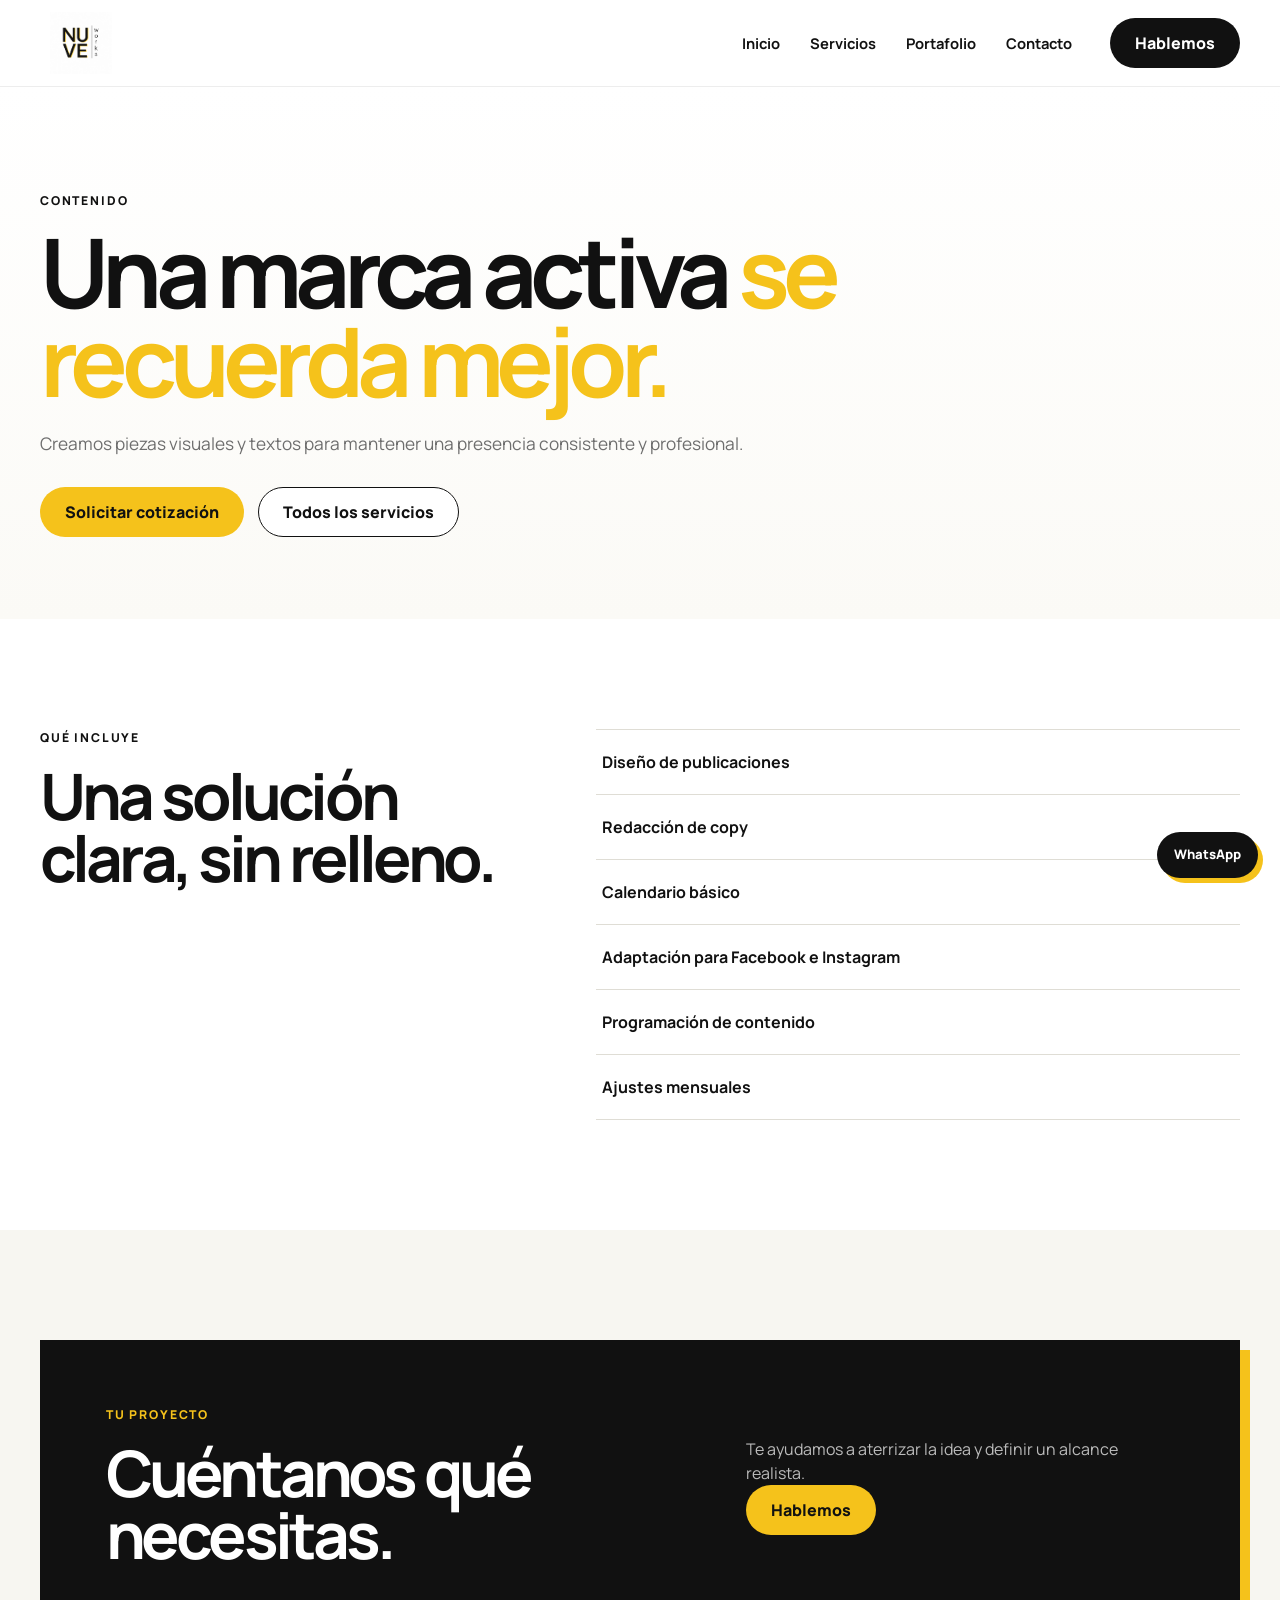
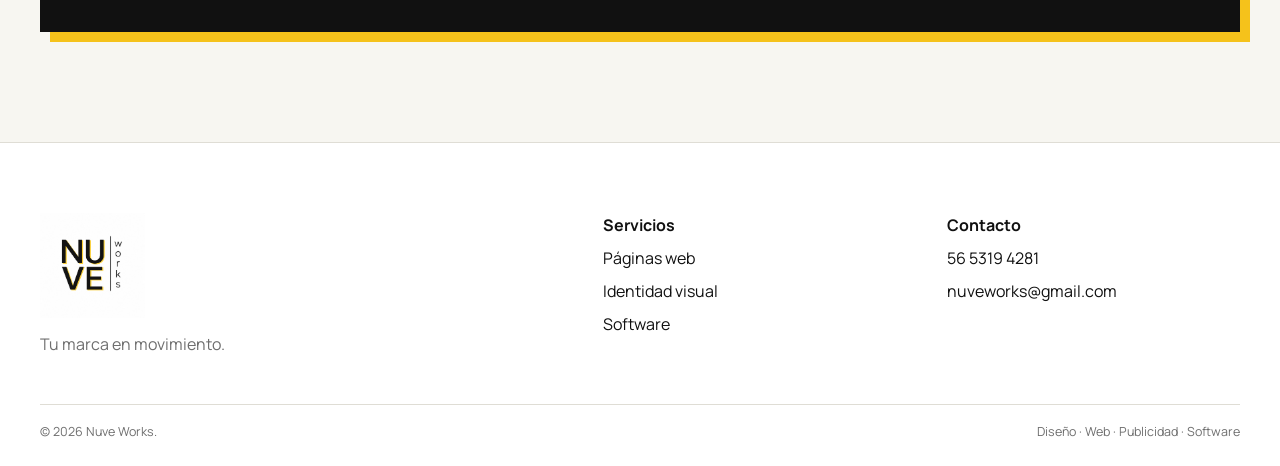
<file: contenido-redes.html>
<!DOCTYPE html>

<html lang="es">
<head>
<meta charset="utf-8"/>
<meta content="width=device-width,initial-scale=1" name="viewport"/>
<title>Contenido para redes sociales | Nuve Works</title>
<meta content="Diseño de contenido para Facebook e Instagram para negocios." name="description"/>
<meta content="index,follow" name="robots"/>
<link href="https://nuveworks.com.mx/contenido-redes.html" rel="canonical"/>
<meta content="website" property="og:type"/>
<meta content="Contenido para redes sociales | Nuve Works" property="og:title"/>
<meta content="Diseño de contenido para Facebook e Instagram para negocios." property="og:description"/>
<meta content="https://nuveworks.com.mx/contenido-redes.html" property="og:url"/>
<meta content="Nuve Works" property="og:site_name"/>
<meta content="#f5c21b" name="theme-color"/>
<link href="https://fonts.googleapis.com" rel="preconnect"/>
<link crossorigin="" href="https://fonts.gstatic.com" rel="preconnect"/>
<link href="https://fonts.googleapis.com/css2?family=Manrope:wght@400;500;600;700;800&amp;display=swap" rel="stylesheet"/>
<link href="styles.css" rel="stylesheet"/>
<script type="application/ld+json">{
  "@context":"https://schema.org",
  "@type":"ProfessionalService",
  "name":"Nuve Works",
  "url":"https://nuveworks.com.mx/",
  "email":"nuveworks@gmail.com",
  "telephone":"+52 56 5319 4281",
  "areaServed":"MX",
  "description":"Diseño web, publicidad digital, identidad visual y desarrollo de software para negocios."
}</script>
</head>
<body>
<header class="site-header">
<div class="container nav-wrap">
<a aria-label="Nuve Works, inicio" class="logo-link" href="index.html">
<img alt="Nuve Works" src="assets/logonuvew.jpeg"/>
</a>
<button aria-expanded="false" aria-label="Abrir menú" class="menu-toggle" type="button">
<span></span><span></span><span></span>
</button>
<nav aria-label="Navegación principal" class="main-nav">
<a href="index.html">Inicio</a>
<a href="servicios.html">Servicios</a>
<a href="portafolio.html">Portafolio</a>
<a href="contacto.html">Contacto</a>
</nav>
<a class="btn btn-dark desktop-cta" href="https://wa.me/525653194281" rel="noopener" target="_blank">Hablemos</a>
</div>
</header>
<main><section class="page-hero"><div class="container"><p class="eyebrow">CONTENIDO</p><h1>Una marca activa <span>se recuerda mejor.</span></h1><p class="lead">Creamos piezas visuales y textos para mantener una presencia consistente y profesional.</p><div class="actions"><a class="btn btn-yellow" href="contacto.html">Solicitar cotización</a><a class="btn btn-outline" href="servicios.html">Todos los servicios</a></div></div></section>
<section class="section"><div class="container service-detail-grid"><div><p class="eyebrow">QUÉ INCLUYE</p><h2>Una solución clara, sin relleno.</h2></div><ul class="feature-list"><li>Diseño de publicaciones</li><li>Redacción de copy</li><li>Calendario básico</li><li>Adaptación para Facebook e Instagram</li><li>Programación de contenido</li><li>Ajustes mensuales</li></ul></div></section>
<section class="section gray"><div class="container cta-box dark-cta"><div><p class="eyebrow light">TU PROYECTO</p><h2>Cuéntanos qué necesitas.</h2></div><div><p>Te ayudamos a aterrizar la idea y definir un alcance realista.</p><a class="btn btn-yellow" href="contacto.html">Hablemos</a></div></div></section></main>
<footer class="site-footer">
<div class="container footer-grid">
<div class="footer-brand">
<img alt="Nuve Works" src="assets/logonuvew.jpeg"/>
<p>Tu marca en movimiento.</p>
</div>
<div class="footer-col">
<b>Servicios</b>
<a href="paginas-web.html">Páginas web</a>



<a href="branding.html">Identidad visual</a>
<a href="desarrollo-software.html">Software</a>
</div>
<div class="footer-col">
<b>Contacto</b>
<a href="https://wa.me/525653194281" rel="noopener" target="_blank">56 5319 4281</a>
<a href="mailto:nuveworks@gmail.com">nuveworks@gmail.com</a>
</div>
</div>
<div class="container footer-bottom"><span>© 2026 Nuve Works.</span><span>Diseño · Web · Publicidad · Software</span></div>
</footer>
<script defer="" src="app.js"></script>
</body>
</html>
</file>
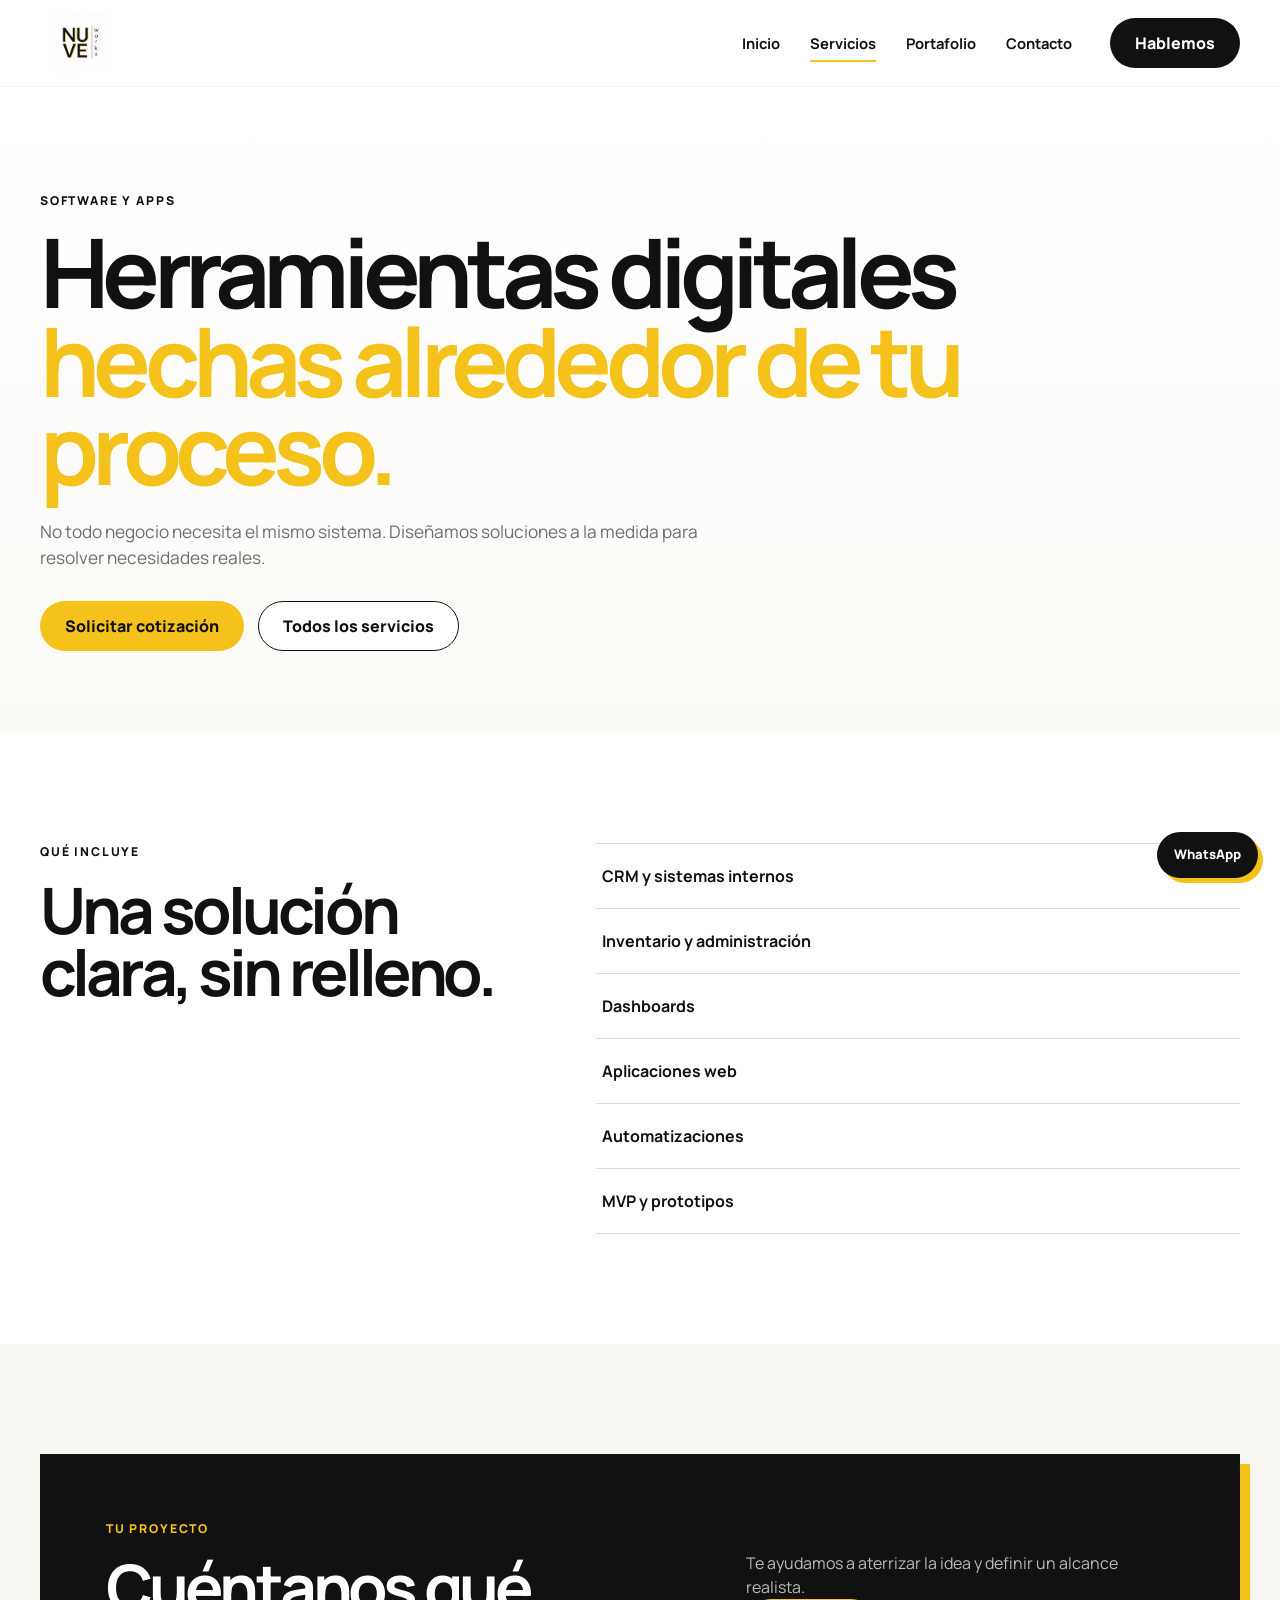
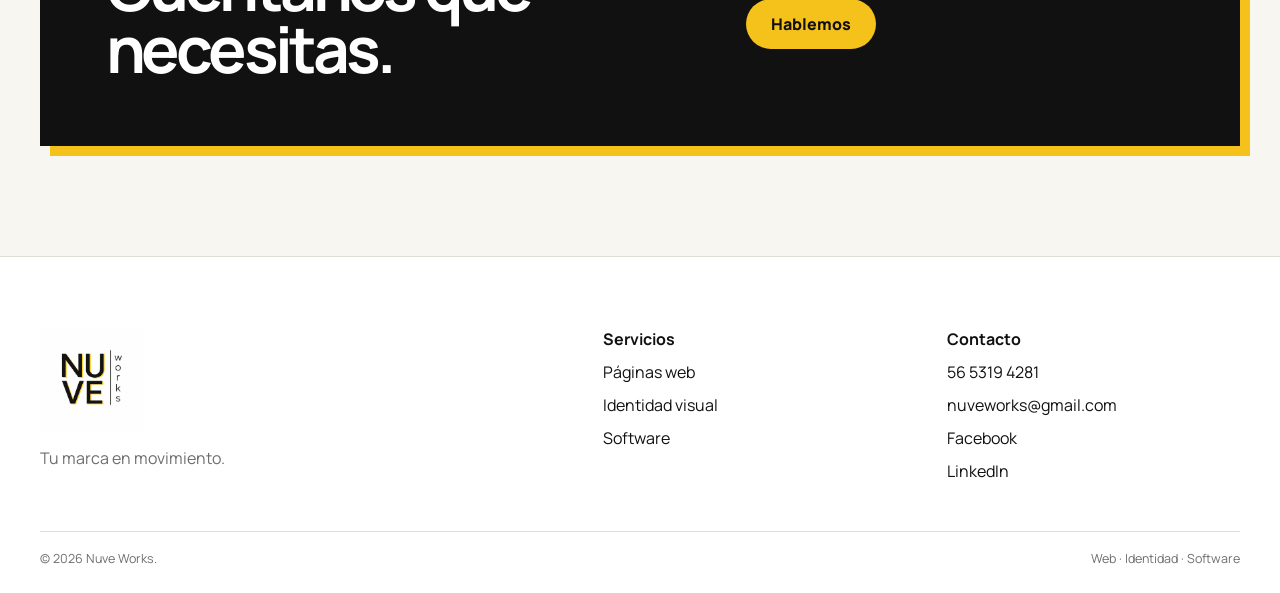
<file: desarrollo-software.html>
<!DOCTYPE html>

<html lang="es">
<head>
<meta charset="utf-8"/>
<meta content="width=device-width,initial-scale=1" name="viewport"/>
<title>Desarrollo de software y aplicaciones | Nuve Works</title>
<meta content="Desarrollo de sistemas web, CRM, dashboards, aplicaciones y MVP a la medida." name="description"/>
<meta content="index,follow" name="robots"/>
<link href="https://nuveworks.xyz/desarrollo-software.html" rel="canonical"/>
<meta content="website" property="og:type"/>
<meta content="Desarrollo de software y aplicaciones | Nuve Works" property="og:title"/>
<meta content="Desarrollo de sistemas web, CRM, dashboards, aplicaciones y MVP a la medida." property="og:description"/>
<meta content="https://nuveworks.xyz/desarrollo-software.html" property="og:url"/>
<meta content="Nuve Works" property="og:site_name"/>
<meta content="#f5c21b" name="theme-color"/>
<link href="https://fonts.googleapis.com" rel="preconnect"/>
<link crossorigin="" href="https://fonts.gstatic.com" rel="preconnect"/>
<link href="https://fonts.googleapis.com/css2?family=Manrope:wght@400;500;600;700;800&amp;display=swap" rel="stylesheet"/>
<link href="styles.css" rel="stylesheet"/>
<script type="application/ld+json">{
  "@context":"https://schema.org",
  "@type":"ProfessionalService",
  "name":"Nuve Works",
  "url":"https://nuveworks.xyz/",
  "email":"nuveworks@gmail.com",
  "telephone":"+52 56 5319 4281",
  "areaServed":"MX",
  "description":"Diseño web, publicidad digital, identidad visual y desarrollo de software para negocios."
}</script>
</head>
<body>
<header class="site-header">
<div class="container nav-wrap">
<a aria-label="Nuve Works, inicio" class="logo-link" href="index.html">
<img alt="Nuve Works" src="assets/logonuvew.jpeg"/>
</a>
<button aria-expanded="false" aria-label="Abrir menú" class="menu-toggle" type="button">
<span></span><span></span><span></span>
</button>
<nav aria-label="Navegación principal" class="main-nav">
<a href="index.html">Inicio</a>
<a href="servicios.html">Servicios</a>
<a href="portafolio.html">Portafolio</a>
<a href="contacto.html">Contacto</a>
</nav>
<a class="btn btn-dark desktop-cta" href="https://wa.me/525653194281" rel="noopener" target="_blank">Hablemos</a>
</div>
</header>
<main><section class="page-hero"><div class="container"><p class="eyebrow">SOFTWARE Y APPS</p><h1>Herramientas digitales <span>hechas alrededor de tu proceso.</span></h1><p class="lead">No todo negocio necesita el mismo sistema. Diseñamos soluciones a la medida para resolver necesidades reales.</p><div class="actions"><a class="btn btn-yellow" href="contacto.html">Solicitar cotización</a><a class="btn btn-outline" href="servicios.html">Todos los servicios</a></div></div></section>
<section class="section"><div class="container service-detail-grid"><div><p class="eyebrow">QUÉ INCLUYE</p><h2>Una solución clara, sin relleno.</h2></div><ul class="feature-list"><li>CRM y sistemas internos</li><li>Inventario y administración</li><li>Dashboards</li><li>Aplicaciones web</li><li>Automatizaciones</li><li>MVP y prototipos</li></ul></div></section>
<section class="section gray"><div class="container cta-box dark-cta"><div><p class="eyebrow light">TU PROYECTO</p><h2>Cuéntanos qué necesitas.</h2></div><div><p>Te ayudamos a aterrizar la idea y definir un alcance realista.</p><a class="btn btn-yellow" href="contacto.html">Hablemos</a></div></div></section></main>
<footer class="site-footer">
<div class="container footer-grid">
<div class="footer-brand">
<img alt="Nuve Works" src="assets/logonuvew.jpeg"/>
<p>Tu marca en movimiento.</p>
</div>
<div class="footer-col">
<b>Servicios</b>
<a href="paginas-web.html">Páginas web</a>
<a href="branding.html">Identidad visual</a>
<a href="desarrollo-software.html">Software</a>
</div>
<div class="footer-col">
<b>Contacto</b>
<a href="https://wa.me/525653194281" rel="noopener" target="_blank">56 5319 4281</a>
<a href="mailto:nuveworks@gmail.com">nuveworks@gmail.com</a>
<a href="https://www.facebook.com/people/Nuve-Works/61590711573992/" rel="noopener" target="_blank">Facebook</a><a href="https://mx.linkedin.com/in/ulises-rangel-palacios" rel="noopener" target="_blank">LinkedIn</a></div>
</div>
<div class="container footer-bottom"><span>© 2026 Nuve Works.</span><span>Web · Identidad · Software</span></div>
</footer>
<script defer="" src="app.js"></script>
</body>
</html>
</file>
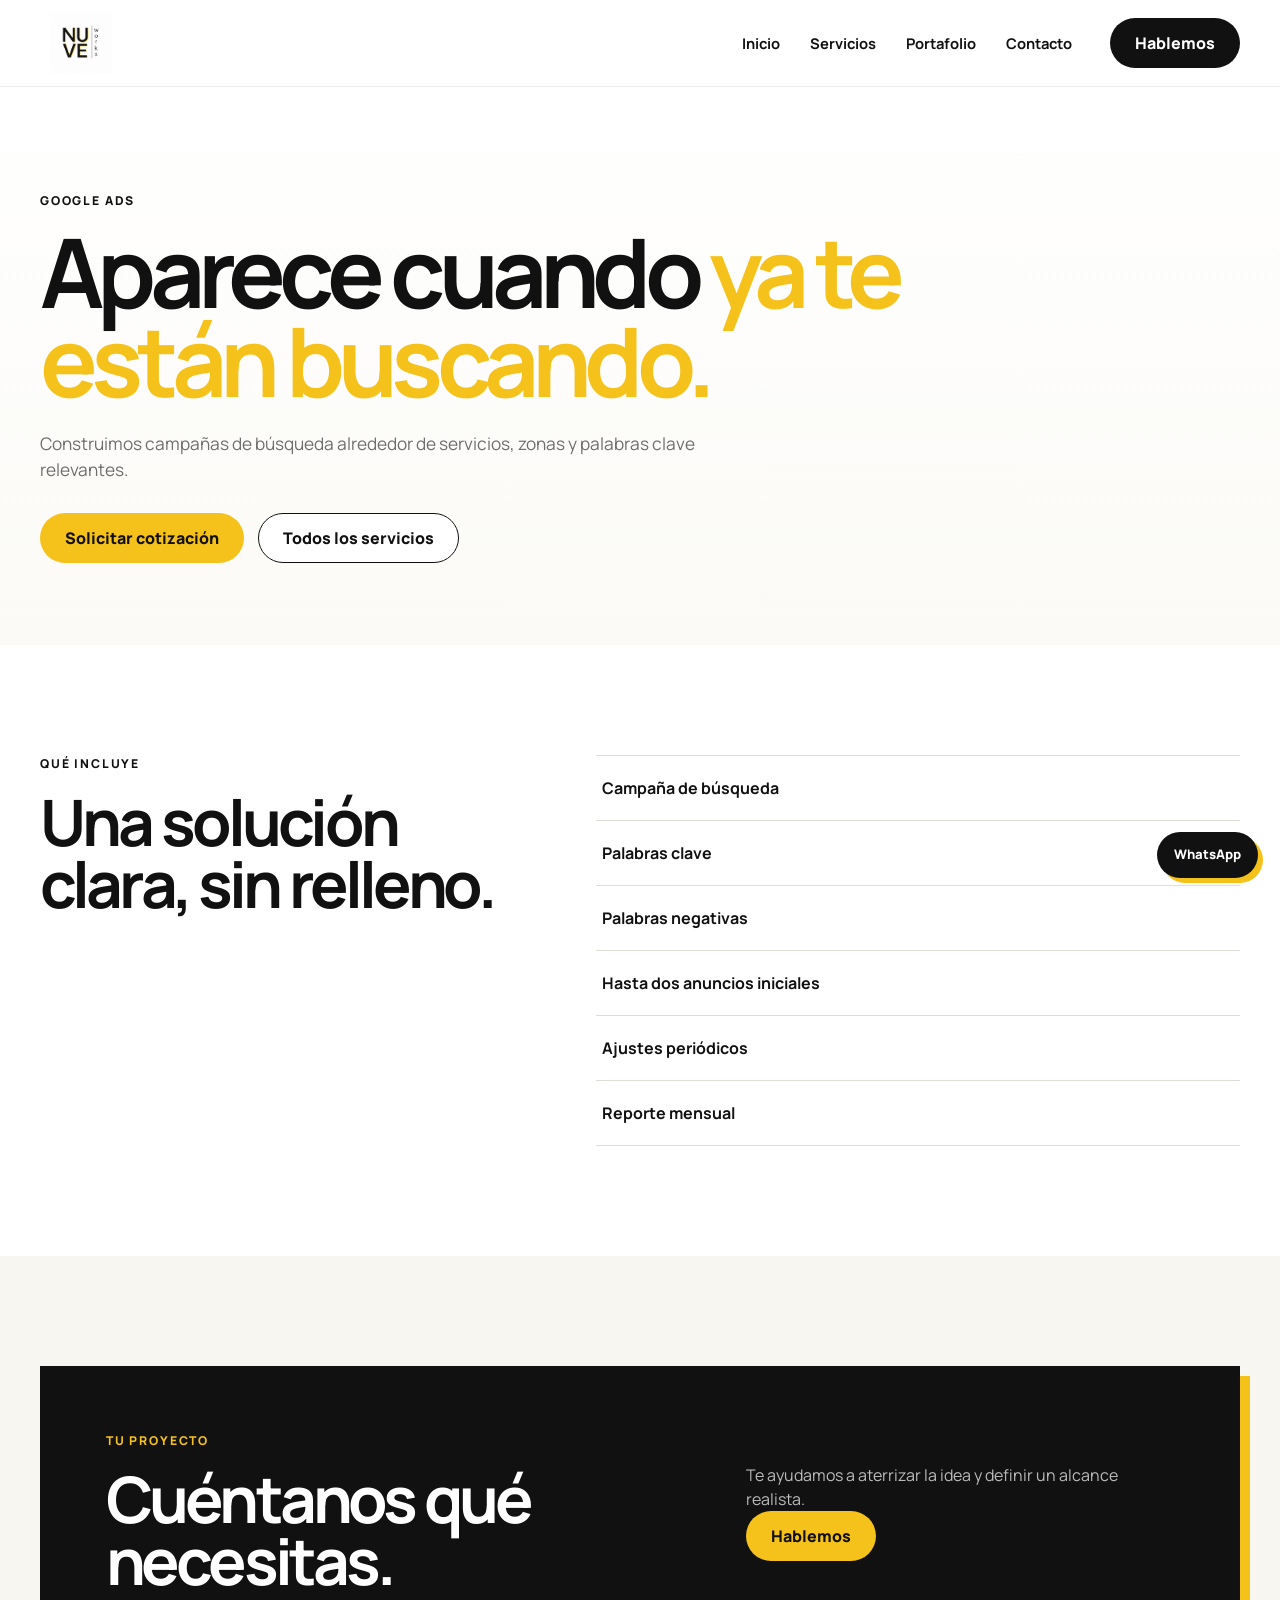
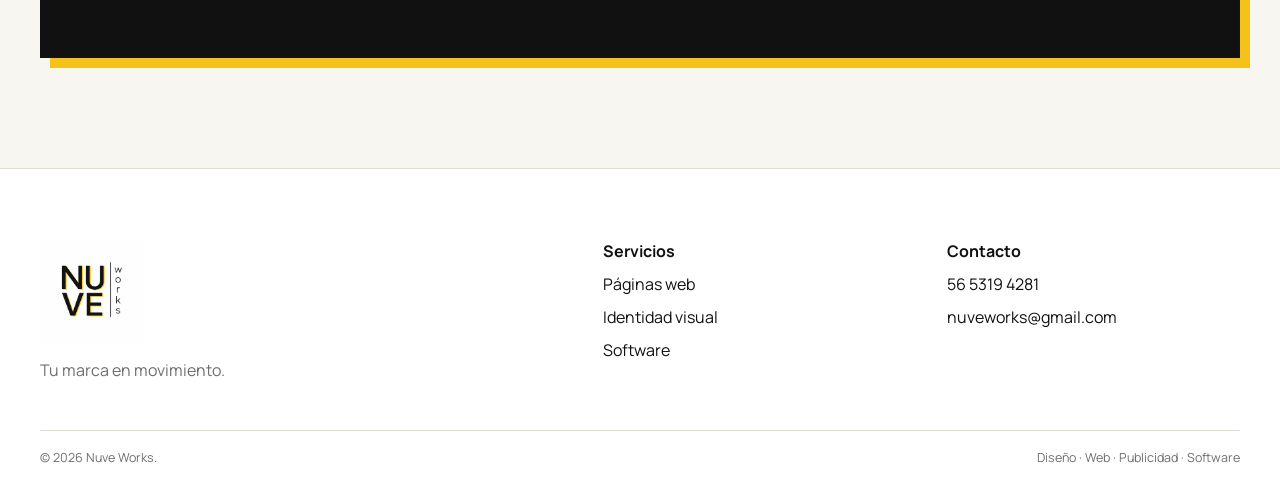
<file: google-ads.html>
<!DOCTYPE html>

<html lang="es">
<head>
<meta charset="utf-8"/>
<meta content="width=device-width,initial-scale=1" name="viewport"/>
<title>Google Ads para negocios | Nuve Works</title>
<meta content="Campañas de búsqueda en Google Ads para generar contactos." name="description"/>
<meta content="index,follow" name="robots"/>
<link href="https://nuveworks.com.mx/google-ads.html" rel="canonical"/>
<meta content="website" property="og:type"/>
<meta content="Google Ads para negocios | Nuve Works" property="og:title"/>
<meta content="Campañas de búsqueda en Google Ads para generar contactos." property="og:description"/>
<meta content="https://nuveworks.com.mx/google-ads.html" property="og:url"/>
<meta content="Nuve Works" property="og:site_name"/>
<meta content="#f5c21b" name="theme-color"/>
<link href="https://fonts.googleapis.com" rel="preconnect"/>
<link crossorigin="" href="https://fonts.gstatic.com" rel="preconnect"/>
<link href="https://fonts.googleapis.com/css2?family=Manrope:wght@400;500;600;700;800&amp;display=swap" rel="stylesheet"/>
<link href="styles.css" rel="stylesheet"/>
<script type="application/ld+json">{
  "@context":"https://schema.org",
  "@type":"ProfessionalService",
  "name":"Nuve Works",
  "url":"https://nuveworks.com.mx/",
  "email":"nuveworks@gmail.com",
  "telephone":"+52 56 5319 4281",
  "areaServed":"MX",
  "description":"Diseño web, publicidad digital, identidad visual y desarrollo de software para negocios."
}</script>
</head>
<body>
<header class="site-header">
<div class="container nav-wrap">
<a aria-label="Nuve Works, inicio" class="logo-link" href="index.html">
<img alt="Nuve Works" src="assets/logonuvew.jpeg"/>
</a>
<button aria-expanded="false" aria-label="Abrir menú" class="menu-toggle" type="button">
<span></span><span></span><span></span>
</button>
<nav aria-label="Navegación principal" class="main-nav">
<a href="index.html">Inicio</a>
<a href="servicios.html">Servicios</a>
<a href="portafolio.html">Portafolio</a>
<a href="contacto.html">Contacto</a>
</nav>
<a class="btn btn-dark desktop-cta" href="https://wa.me/525653194281" rel="noopener" target="_blank">Hablemos</a>
</div>
</header>
<main><section class="page-hero"><div class="container"><p class="eyebrow">GOOGLE ADS</p><h1>Aparece cuando <span>ya te están buscando.</span></h1><p class="lead">Construimos campañas de búsqueda alrededor de servicios, zonas y palabras clave relevantes.</p><div class="actions"><a class="btn btn-yellow" href="contacto.html">Solicitar cotización</a><a class="btn btn-outline" href="servicios.html">Todos los servicios</a></div></div></section>
<section class="section"><div class="container service-detail-grid"><div><p class="eyebrow">QUÉ INCLUYE</p><h2>Una solución clara, sin relleno.</h2></div><ul class="feature-list"><li>Campaña de búsqueda</li><li>Palabras clave</li><li>Palabras negativas</li><li>Hasta dos anuncios iniciales</li><li>Ajustes periódicos</li><li>Reporte mensual</li></ul></div></section>
<section class="section gray"><div class="container cta-box dark-cta"><div><p class="eyebrow light">TU PROYECTO</p><h2>Cuéntanos qué necesitas.</h2></div><div><p>Te ayudamos a aterrizar la idea y definir un alcance realista.</p><a class="btn btn-yellow" href="contacto.html">Hablemos</a></div></div></section></main>
<footer class="site-footer">
<div class="container footer-grid">
<div class="footer-brand">
<img alt="Nuve Works" src="assets/logonuvew.jpeg"/>
<p>Tu marca en movimiento.</p>
</div>
<div class="footer-col">
<b>Servicios</b>
<a href="paginas-web.html">Páginas web</a>



<a href="branding.html">Identidad visual</a>
<a href="desarrollo-software.html">Software</a>
</div>
<div class="footer-col">
<b>Contacto</b>
<a href="https://wa.me/525653194281" rel="noopener" target="_blank">56 5319 4281</a>
<a href="mailto:nuveworks@gmail.com">nuveworks@gmail.com</a>
</div>
</div>
<div class="container footer-bottom"><span>© 2026 Nuve Works.</span><span>Diseño · Web · Publicidad · Software</span></div>
</footer>
<script defer="" src="app.js"></script>
</body>
</html>
</file>
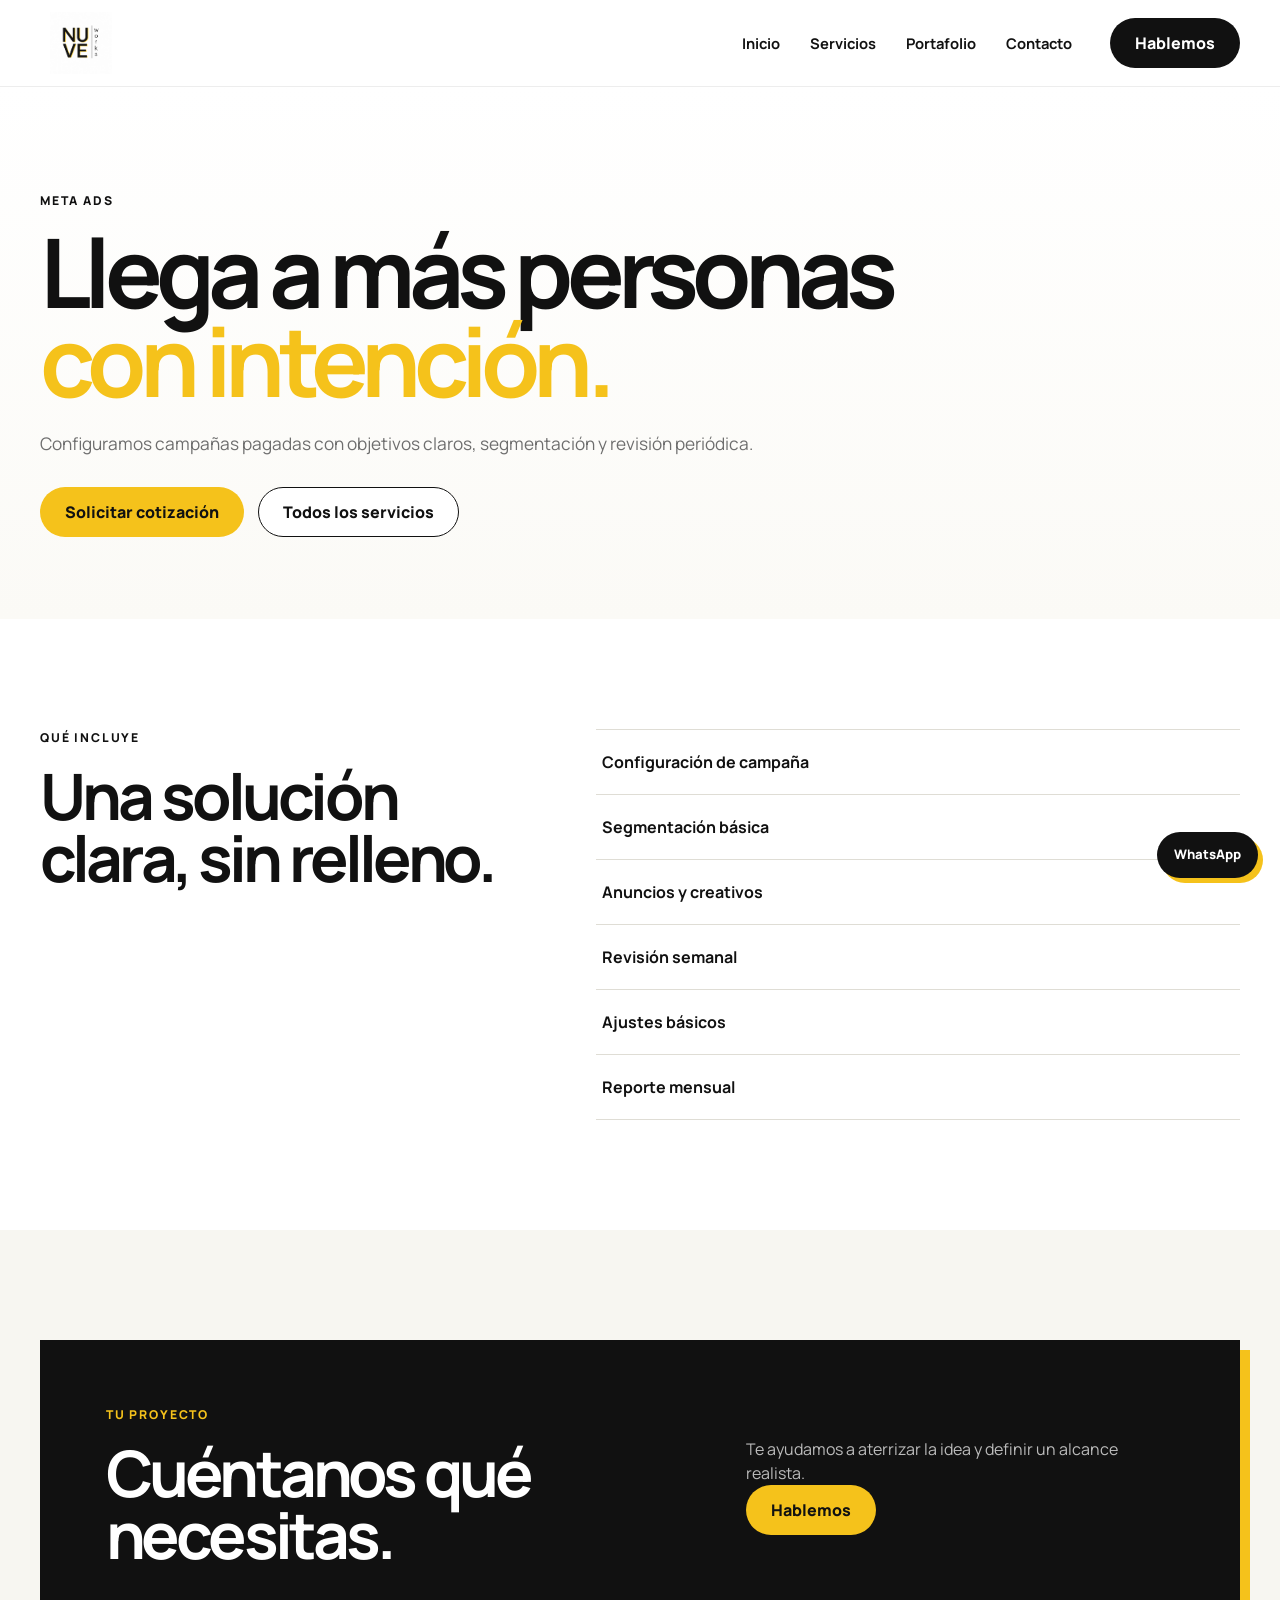
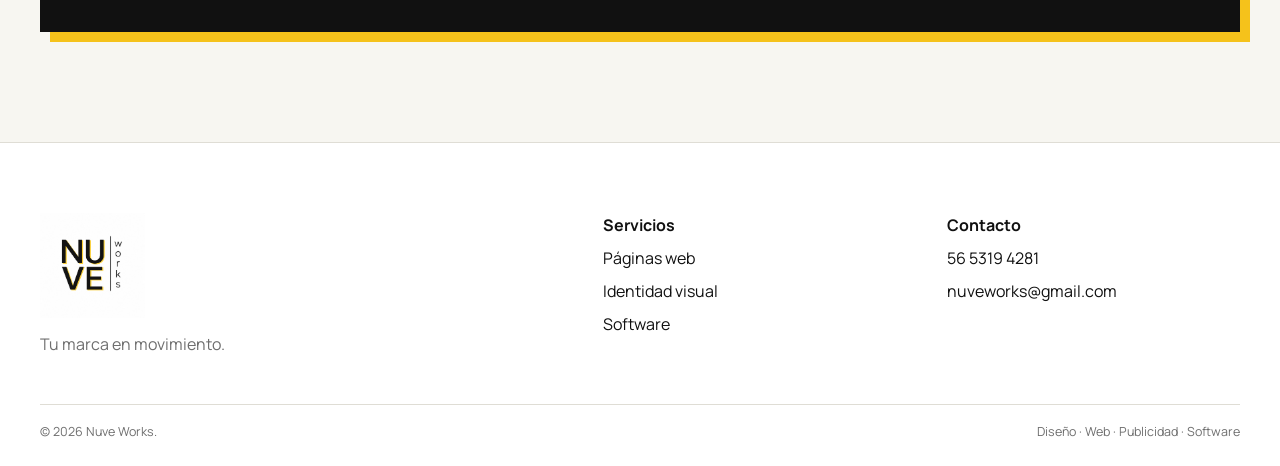
<file: meta-ads.html>
<!DOCTYPE html>

<html lang="es">
<head>
<meta charset="utf-8"/>
<meta content="width=device-width,initial-scale=1" name="viewport"/>
<title>Meta Ads para negocios | Nuve Works</title>
<meta content="Administración de campañas de Meta Ads para Facebook e Instagram." name="description"/>
<meta content="index,follow" name="robots"/>
<link href="https://nuveworks.com.mx/meta-ads.html" rel="canonical"/>
<meta content="website" property="og:type"/>
<meta content="Meta Ads para negocios | Nuve Works" property="og:title"/>
<meta content="Administración de campañas de Meta Ads para Facebook e Instagram." property="og:description"/>
<meta content="https://nuveworks.com.mx/meta-ads.html" property="og:url"/>
<meta content="Nuve Works" property="og:site_name"/>
<meta content="#f5c21b" name="theme-color"/>
<link href="https://fonts.googleapis.com" rel="preconnect"/>
<link crossorigin="" href="https://fonts.gstatic.com" rel="preconnect"/>
<link href="https://fonts.googleapis.com/css2?family=Manrope:wght@400;500;600;700;800&amp;display=swap" rel="stylesheet"/>
<link href="styles.css" rel="stylesheet"/>
<script type="application/ld+json">{
  "@context":"https://schema.org",
  "@type":"ProfessionalService",
  "name":"Nuve Works",
  "url":"https://nuveworks.com.mx/",
  "email":"nuveworks@gmail.com",
  "telephone":"+52 56 5319 4281",
  "areaServed":"MX",
  "description":"Diseño web, publicidad digital, identidad visual y desarrollo de software para negocios."
}</script>
</head>
<body>
<header class="site-header">
<div class="container nav-wrap">
<a aria-label="Nuve Works, inicio" class="logo-link" href="index.html">
<img alt="Nuve Works" src="assets/logonuvew.jpeg"/>
</a>
<button aria-expanded="false" aria-label="Abrir menú" class="menu-toggle" type="button">
<span></span><span></span><span></span>
</button>
<nav aria-label="Navegación principal" class="main-nav">
<a href="index.html">Inicio</a>
<a href="servicios.html">Servicios</a>
<a href="portafolio.html">Portafolio</a>
<a href="contacto.html">Contacto</a>
</nav>
<a class="btn btn-dark desktop-cta" href="https://wa.me/525653194281" rel="noopener" target="_blank">Hablemos</a>
</div>
</header>
<main><section class="page-hero"><div class="container"><p class="eyebrow">META ADS</p><h1>Llega a más personas <span>con intención.</span></h1><p class="lead">Configuramos campañas pagadas con objetivos claros, segmentación y revisión periódica.</p><div class="actions"><a class="btn btn-yellow" href="contacto.html">Solicitar cotización</a><a class="btn btn-outline" href="servicios.html">Todos los servicios</a></div></div></section>
<section class="section"><div class="container service-detail-grid"><div><p class="eyebrow">QUÉ INCLUYE</p><h2>Una solución clara, sin relleno.</h2></div><ul class="feature-list"><li>Configuración de campaña</li><li>Segmentación básica</li><li>Anuncios y creativos</li><li>Revisión semanal</li><li>Ajustes básicos</li><li>Reporte mensual</li></ul></div></section>
<section class="section gray"><div class="container cta-box dark-cta"><div><p class="eyebrow light">TU PROYECTO</p><h2>Cuéntanos qué necesitas.</h2></div><div><p>Te ayudamos a aterrizar la idea y definir un alcance realista.</p><a class="btn btn-yellow" href="contacto.html">Hablemos</a></div></div></section></main>
<footer class="site-footer">
<div class="container footer-grid">
<div class="footer-brand">
<img alt="Nuve Works" src="assets/logonuvew.jpeg"/>
<p>Tu marca en movimiento.</p>
</div>
<div class="footer-col">
<b>Servicios</b>
<a href="paginas-web.html">Páginas web</a>



<a href="branding.html">Identidad visual</a>
<a href="desarrollo-software.html">Software</a>
</div>
<div class="footer-col">
<b>Contacto</b>
<a href="https://wa.me/525653194281" rel="noopener" target="_blank">56 5319 4281</a>
<a href="mailto:nuveworks@gmail.com">nuveworks@gmail.com</a>
</div>
</div>
<div class="container footer-bottom"><span>© 2026 Nuve Works.</span><span>Diseño · Web · Publicidad · Software</span></div>
</footer>
<script defer="" src="app.js"></script>
</body>
</html>
</file>
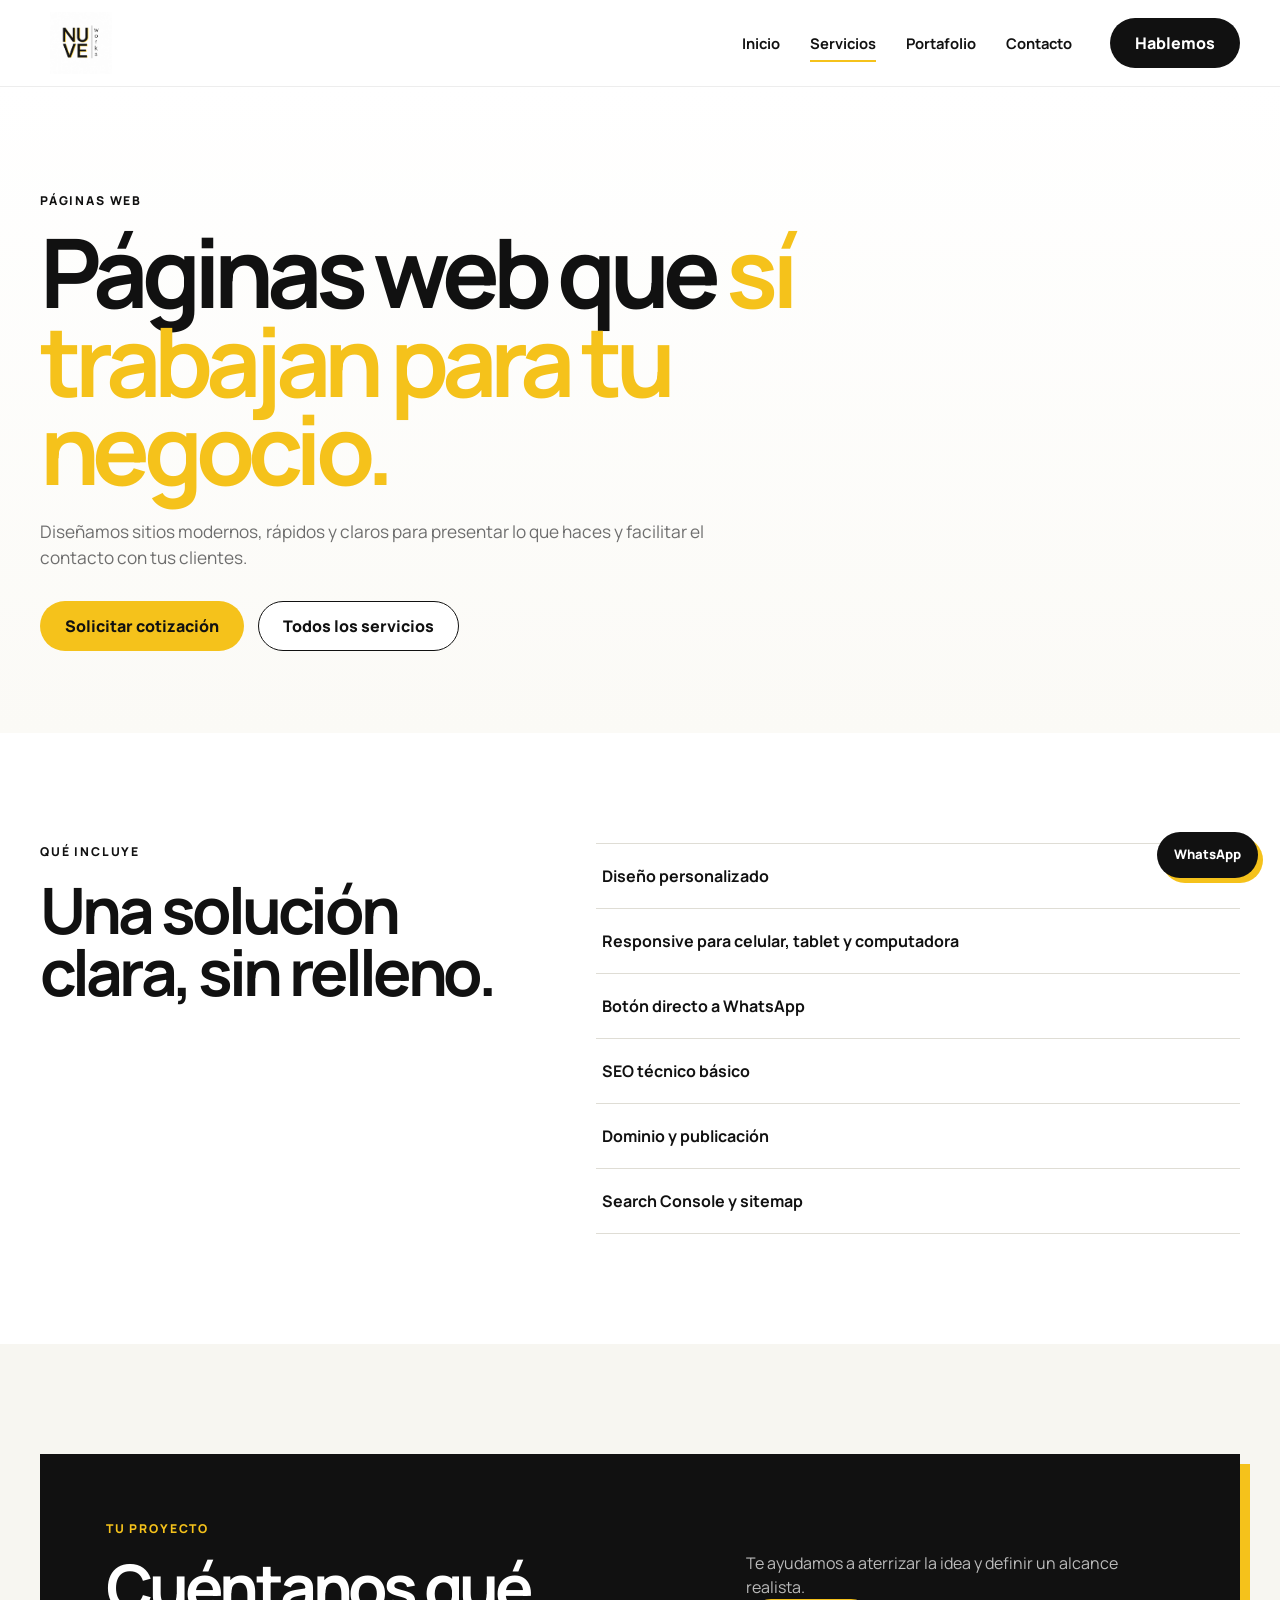
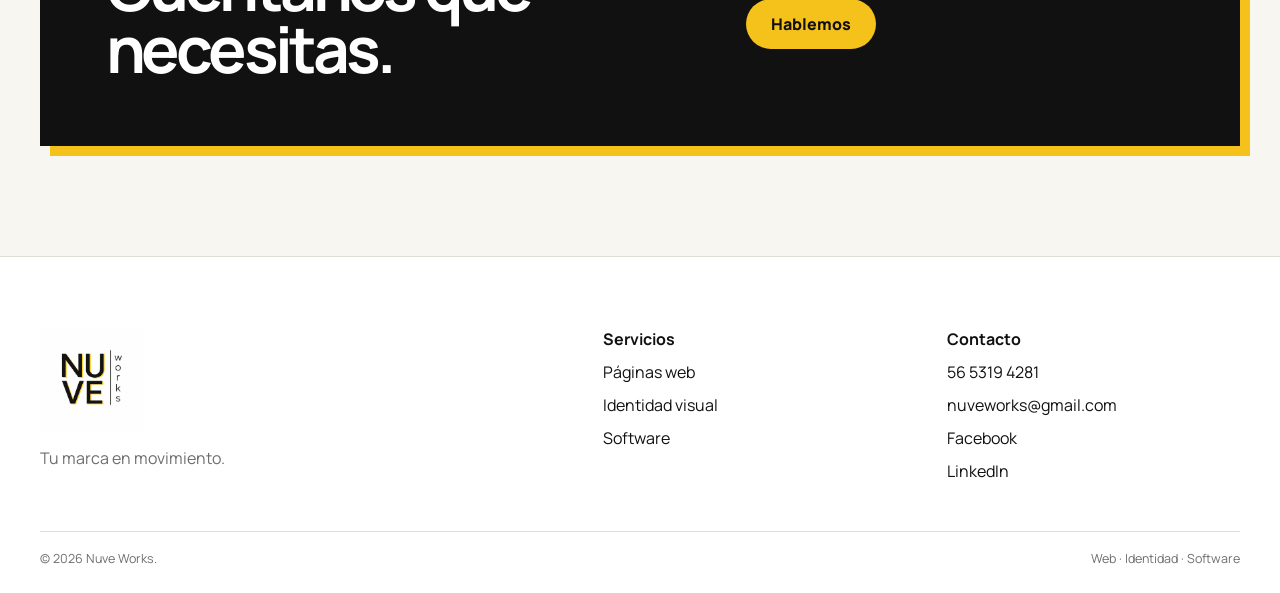
<file: paginas-web.html>
<!DOCTYPE html>

<html lang="es">
<head>
<meta charset="utf-8"/>
<meta content="width=device-width,initial-scale=1" name="viewport"/>
<title>Páginas web para negocios | Nuve Works</title>
<meta content="Diseño de páginas web modernas, responsive y listas para captar contactos." name="description"/>
<meta content="index,follow" name="robots"/>
<link href="https://nuveworks.xyz/paginas-web.html" rel="canonical"/>
<meta content="website" property="og:type"/>
<meta content="Páginas web para negocios | Nuve Works" property="og:title"/>
<meta content="Diseño de páginas web modernas, responsive y listas para captar contactos." property="og:description"/>
<meta content="https://nuveworks.xyz/paginas-web.html" property="og:url"/>
<meta content="Nuve Works" property="og:site_name"/>
<meta content="#f5c21b" name="theme-color"/>
<link href="https://fonts.googleapis.com" rel="preconnect"/>
<link crossorigin="" href="https://fonts.gstatic.com" rel="preconnect"/>
<link href="https://fonts.googleapis.com/css2?family=Manrope:wght@400;500;600;700;800&amp;display=swap" rel="stylesheet"/>
<link href="styles.css" rel="stylesheet"/>
<script type="application/ld+json">{
  "@context":"https://schema.org",
  "@type":"ProfessionalService",
  "name":"Nuve Works",
  "url":"https://nuveworks.xyz/",
  "email":"nuveworks@gmail.com",
  "telephone":"+52 56 5319 4281",
  "areaServed":"MX",
  "description":"Diseño web, publicidad digital, identidad visual y desarrollo de software para negocios."
}</script>
</head>
<body>
<header class="site-header">
<div class="container nav-wrap">
<a aria-label="Nuve Works, inicio" class="logo-link" href="index.html">
<img alt="Nuve Works" src="assets/logonuvew.jpeg"/>
</a>
<button aria-expanded="false" aria-label="Abrir menú" class="menu-toggle" type="button">
<span></span><span></span><span></span>
</button>
<nav aria-label="Navegación principal" class="main-nav">
<a href="index.html">Inicio</a>
<a href="servicios.html">Servicios</a>
<a href="portafolio.html">Portafolio</a>
<a href="contacto.html">Contacto</a>
</nav>
<a class="btn btn-dark desktop-cta" href="https://wa.me/525653194281" rel="noopener" target="_blank">Hablemos</a>
</div>
</header>
<main><section class="page-hero"><div class="container"><p class="eyebrow">PÁGINAS WEB</p><h1>Páginas web que <span>sí trabajan para tu negocio.</span></h1><p class="lead">Diseñamos sitios modernos, rápidos y claros para presentar lo que haces y facilitar el contacto con tus clientes.</p><div class="actions"><a class="btn btn-yellow" href="contacto.html">Solicitar cotización</a><a class="btn btn-outline" href="servicios.html">Todos los servicios</a></div></div></section>
<section class="section"><div class="container service-detail-grid"><div><p class="eyebrow">QUÉ INCLUYE</p><h2>Una solución clara, sin relleno.</h2></div><ul class="feature-list"><li>Diseño personalizado</li><li>Responsive para celular, tablet y computadora</li><li>Botón directo a WhatsApp</li><li>SEO técnico básico</li><li>Dominio y publicación</li><li>Search Console y sitemap</li></ul></div></section>
<section class="section gray"><div class="container cta-box dark-cta"><div><p class="eyebrow light">TU PROYECTO</p><h2>Cuéntanos qué necesitas.</h2></div><div><p>Te ayudamos a aterrizar la idea y definir un alcance realista.</p><a class="btn btn-yellow" href="contacto.html">Hablemos</a></div></div></section></main>
<footer class="site-footer">
<div class="container footer-grid">
<div class="footer-brand">
<img alt="Nuve Works" src="assets/logonuvew.jpeg"/>
<p>Tu marca en movimiento.</p>
</div>
<div class="footer-col">
<b>Servicios</b>
<a href="paginas-web.html">Páginas web</a>
<a href="branding.html">Identidad visual</a>
<a href="desarrollo-software.html">Software</a>
</div>
<div class="footer-col">
<b>Contacto</b>
<a href="https://wa.me/525653194281" rel="noopener" target="_blank">56 5319 4281</a>
<a href="mailto:nuveworks@gmail.com">nuveworks@gmail.com</a>
<a href="https://www.facebook.com/people/Nuve-Works/61590711573992/" rel="noopener" target="_blank">Facebook</a><a href="https://mx.linkedin.com/in/ulises-rangel-palacios" rel="noopener" target="_blank">LinkedIn</a></div>
</div>
<div class="container footer-bottom"><span>© 2026 Nuve Works.</span><span>Web · Identidad · Software</span></div>
</footer>
<script defer="" src="app.js"></script>
</body>
</html>
</file>
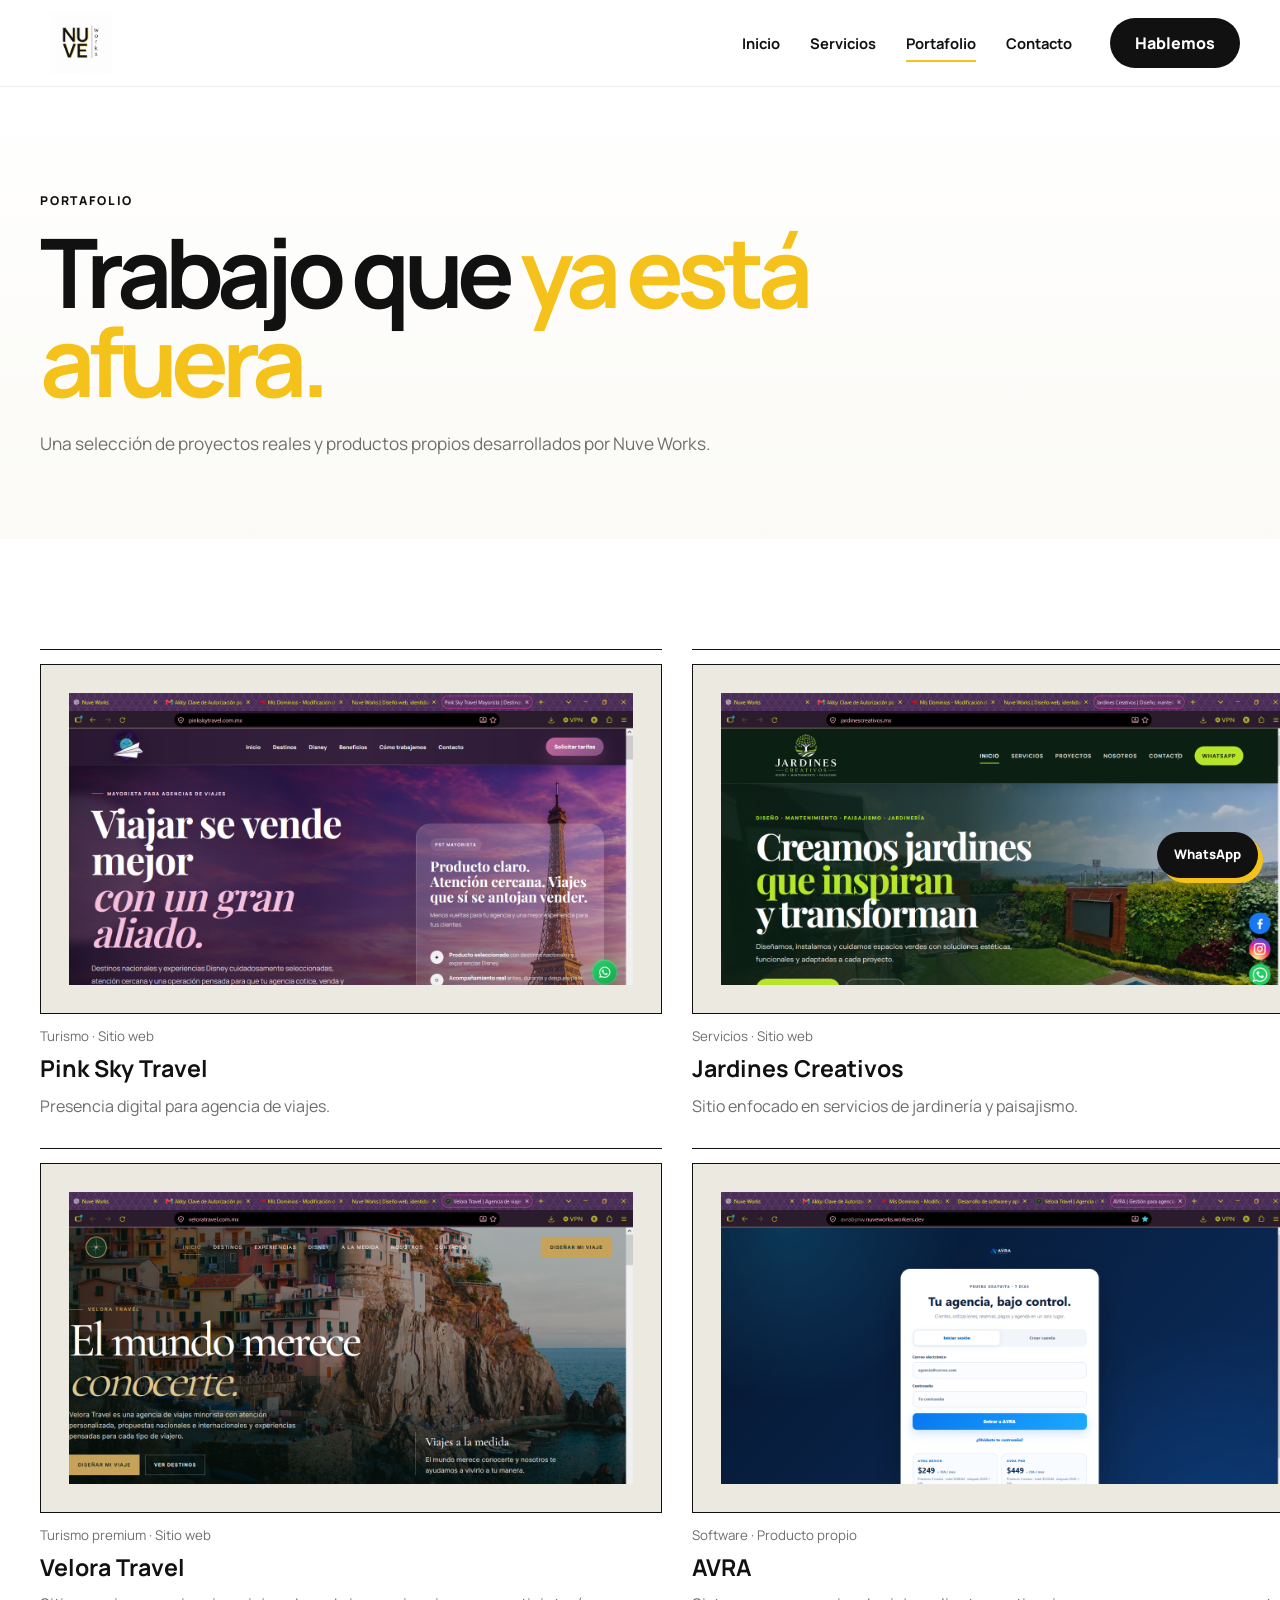
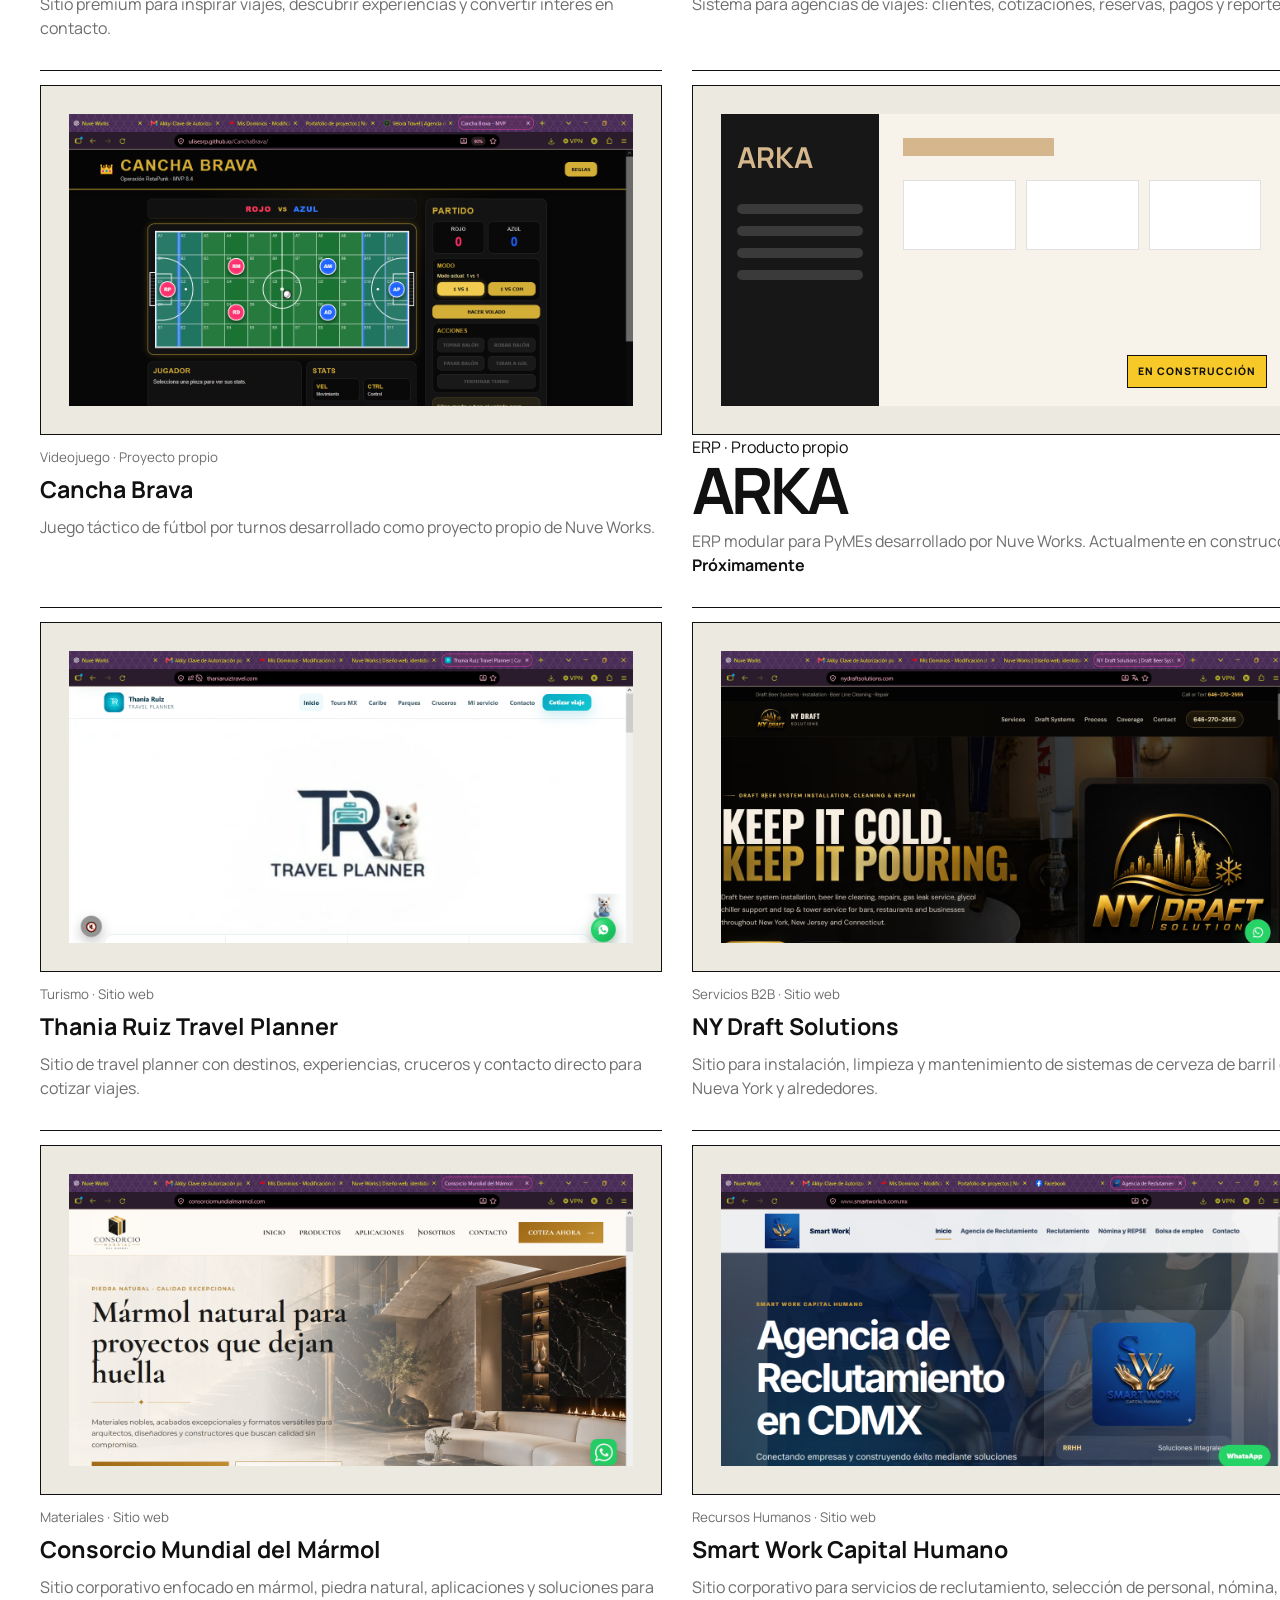
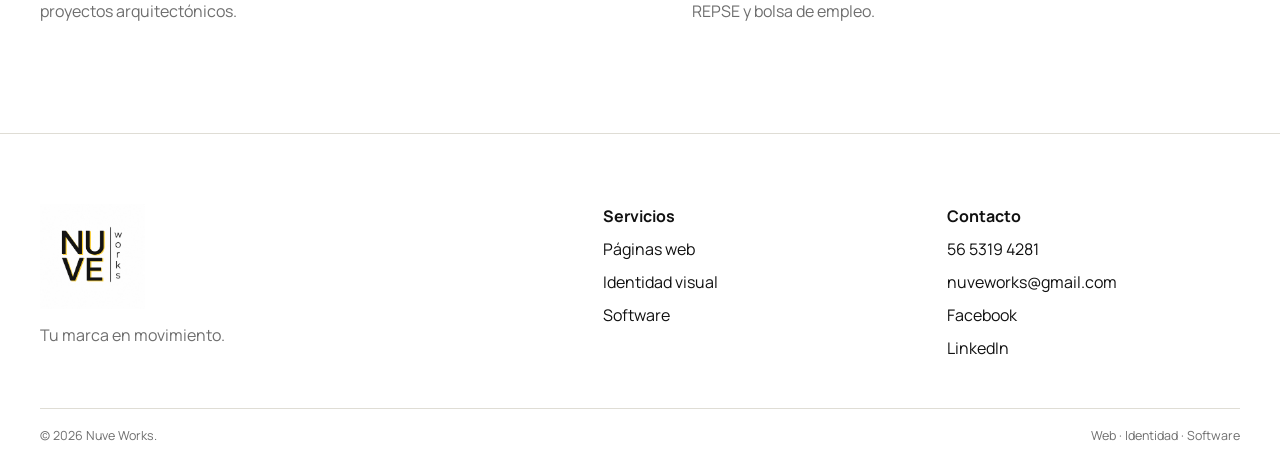
<file: portafolio.html>
<!DOCTYPE html>

<html lang="es">
<head>
<meta charset="utf-8"/>
<meta content="width=device-width,initial-scale=1" name="viewport"/>
<title>Portafolio de proyectos | Nuve Works</title>
<meta content="Proyectos web, software y productos propios desarrollados por Nuve Works." name="description"/>
<meta content="index,follow" name="robots"/>
<link href="https://nuveworks.xyz/portafolio.html" rel="canonical"/>
<meta content="website" property="og:type"/>
<meta content="Portafolio de proyectos | Nuve Works" property="og:title"/>
<meta content="Proyectos web, software y productos propios desarrollados por Nuve Works." property="og:description"/>
<meta content="https://nuveworks.xyz/portafolio.html" property="og:url"/>
<meta content="Nuve Works" property="og:site_name"/>
<meta content="#f5c21b" name="theme-color"/>
<link href="https://fonts.googleapis.com" rel="preconnect"/>
<link crossorigin="" href="https://fonts.gstatic.com" rel="preconnect"/>
<link href="https://fonts.googleapis.com/css2?family=Manrope:wght@400;500;600;700;800&amp;display=swap" rel="stylesheet"/>
<link href="styles.css" rel="stylesheet"/>
<script type="application/ld+json">{
  "@context":"https://schema.org",
  "@type":"ProfessionalService",
  "name":"Nuve Works",
  "url":"https://nuveworks.xyz/",
  "email":"nuveworks@gmail.com",
  "telephone":"+52 56 5319 4281",
  "areaServed":"MX",
  "description":"Diseño web, publicidad digital, identidad visual y desarrollo de software para negocios."
}</script>
</head>
<body>
<header class="site-header">
<div class="container nav-wrap">
<a aria-label="Nuve Works, inicio" class="logo-link" href="index.html">
<img alt="Nuve Works" src="assets/logonuvew.jpeg"/>
</a>
<button aria-expanded="false" aria-label="Abrir menú" class="menu-toggle" type="button">
<span></span><span></span><span></span>
</button>
<nav aria-label="Navegación principal" class="main-nav">
<a href="index.html">Inicio</a>
<a href="servicios.html">Servicios</a>
<a href="portafolio.html">Portafolio</a>
<a href="contacto.html">Contacto</a>
</nav>
<a class="btn btn-dark desktop-cta" href="https://wa.me/525653194281" rel="noopener" target="_blank">Hablemos</a>
</div>
</header>
<main>
<section class="page-hero"><div class="container"><p class="eyebrow">PORTAFOLIO</p><h1>Trabajo que <span>ya está afuera.</span></h1><p class="lead">Una selección de proyectos reales y productos propios desarrollados por Nuve Works.</p></div></section>
<section class="section"><div class="container portfolio-grid">
<a class="portfolio-card" href="https://pinkskytravel.com.mx" rel="noopener" target="_blank"><div class="portfolio-visual yellow"><img alt="Vista previa de Pink Sky Travel" loading="lazy" src="assets/preview-pink.png"/></div><small>Turismo · Sitio web</small><h3>Pink Sky Travel</h3><p>Presencia digital para agencia de viajes.</p></a>
<a class="portfolio-card" href="https://jardinescreativos.mx" rel="noopener" target="_blank"><div class="portfolio-visual cream"><img alt="Vista previa de Jardines Creativos" loading="lazy" src="assets/preview-jardines.png"/></div><small>Servicios · Sitio web</small><h3>Jardines Creativos</h3><p>Sitio enfocado en servicios de jardinería y paisajismo.</p></a>
<a class="portfolio-card" href="https://veloratravel.com.mx" rel="noopener" target="_blank"><div class="portfolio-visual black"><img alt="Vista previa de Velora Travel" loading="lazy" src="assets/preview-velora.png"/></div><small>Turismo premium · Sitio web</small><h3>Velora Travel</h3><p>Sitio premium para inspirar viajes, descubrir experiencias y convertir interés en contacto.</p></a>
<div class="portfolio-card"><div class="portfolio-visual navy"><img alt="Vista previa de AVRA by Nuve Works" loading="lazy" src="assets/preview-avra.png"/></div><small>Software · Producto propio</small><h3>AVRA</h3><p>Sistema para agencias de viajes: clientes, cotizaciones, reservas, pagos y reportes.</p></div>
<div class="portfolio-card" href="https://ulisesrp.github.io/CanchaBrava/" rel="noopener" target="_blank"><div class="portfolio-visual game"><img alt="Vista previa de Cancha Brava" loading="lazy" src="assets/preview-cancha-brava.png"/></div><small>Videojuego · Proyecto propio</small><h3>Cancha Brava</h3><p>Juego táctico de fútbol por turnos desarrollado como proyecto propio de Nuve Works.</p></div>
<article class="portfolio-card portfolio-card-arka">
<div class="portfolio-visual portfolio-visual-arka">
<div class="arka-mini">
<div class="arka-mini-side">
<strong>ARKA</strong>
<i></i><i></i><i></i><i></i>
</div>
<div class="arka-mini-main">
<span></span>
<div>
<b></b><b></b><b></b>
</div>
<em>EN CONSTRUCCIÓN</em>
</div>
</div>
</div>
<div class="portfolio-content">
<span>ERP · Producto propio</span>
<h2>ARKA</h2>
<p>ERP modular para PyMEs desarrollado por Nuve Works. Actualmente en construcción.</p>
<b>Próximamente</b>
</div>
</article>
<a class="portfolio-card" href="https://thaniaruiztravel.com/" rel="noopener" target="_blank"><div class="portfolio-visual"><img alt="Vista previa de Thania Ruiz Travel Planner" loading="lazy" src="assets/preview-thania.png"/></div><small>Turismo · Sitio web</small><h3>Thania Ruiz Travel Planner</h3><p>Sitio de travel planner con destinos, experiencias, cruceros y contacto directo para cotizar viajes.</p></a><a class="portfolio-card" href="https://nydraftsolutions.com/" rel="noopener" target="_blank"><div class="portfolio-visual"><img alt="Vista previa de NY Draft Solutions" loading="lazy" src="assets/preview-nydraft.png"/></div><small>Servicios B2B · Sitio web</small><h3>NY Draft Solutions</h3><p>Sitio para instalación, limpieza y mantenimiento de sistemas de cerveza de barril en Nueva York y alrededores.</p></a><a class="portfolio-card" href="https://consorciomundialmarmol.com/" rel="noopener" target="_blank"><div class="portfolio-visual"><img alt="Vista previa de Consorcio Mundial del Mármol" loading="lazy" src="assets/preview-marmol.png"/></div><small>Materiales · Sitio web</small><h3>Consorcio Mundial del Mármol</h3><p>Sitio corporativo enfocado en mármol, piedra natural, aplicaciones y soluciones para proyectos arquitectónicos.</p></a><a class="portfolio-card" href="https://www.smartworkch.com.mx/" rel="noopener" target="_blank"><div class="portfolio-visual"><img alt="Vista previa de Smart Work Capital Humano" loading="lazy" src="assets/preview-smartwork.png"/></div><small>Recursos Humanos · Sitio web</small><h3>Smart Work Capital Humano</h3><p>Sitio corporativo para servicios de reclutamiento, selección de personal, nómina, REPSE y bolsa de empleo.</p></a></div></section>
</main>
<footer class="site-footer">
<div class="container footer-grid">
<div class="footer-brand">
<img alt="Nuve Works" src="assets/logonuvew.jpeg"/>
<p>Tu marca en movimiento.</p>
</div>
<div class="footer-col">
<b>Servicios</b>
<a href="paginas-web.html">Páginas web</a>
<a href="branding.html">Identidad visual</a>
<a href="desarrollo-software.html">Software</a>
</div>
<div class="footer-col">
<b>Contacto</b>
<a href="https://wa.me/525653194281" rel="noopener" target="_blank">56 5319 4281</a>
<a href="mailto:nuveworks@gmail.com">nuveworks@gmail.com</a>
<a href="https://www.facebook.com/people/Nuve-Works/61590711573992/" rel="noopener" target="_blank">Facebook</a><a href="https://mx.linkedin.com/in/ulises-rangel-palacios" rel="noopener" target="_blank">LinkedIn</a></div>
</div>
<div class="container footer-bottom"><span>© 2026 Nuve Works.</span><span>Web · Identidad · Software</span></div>
</footer>
<script defer="" src="app.js"></script>
</body>
</html>
</file>
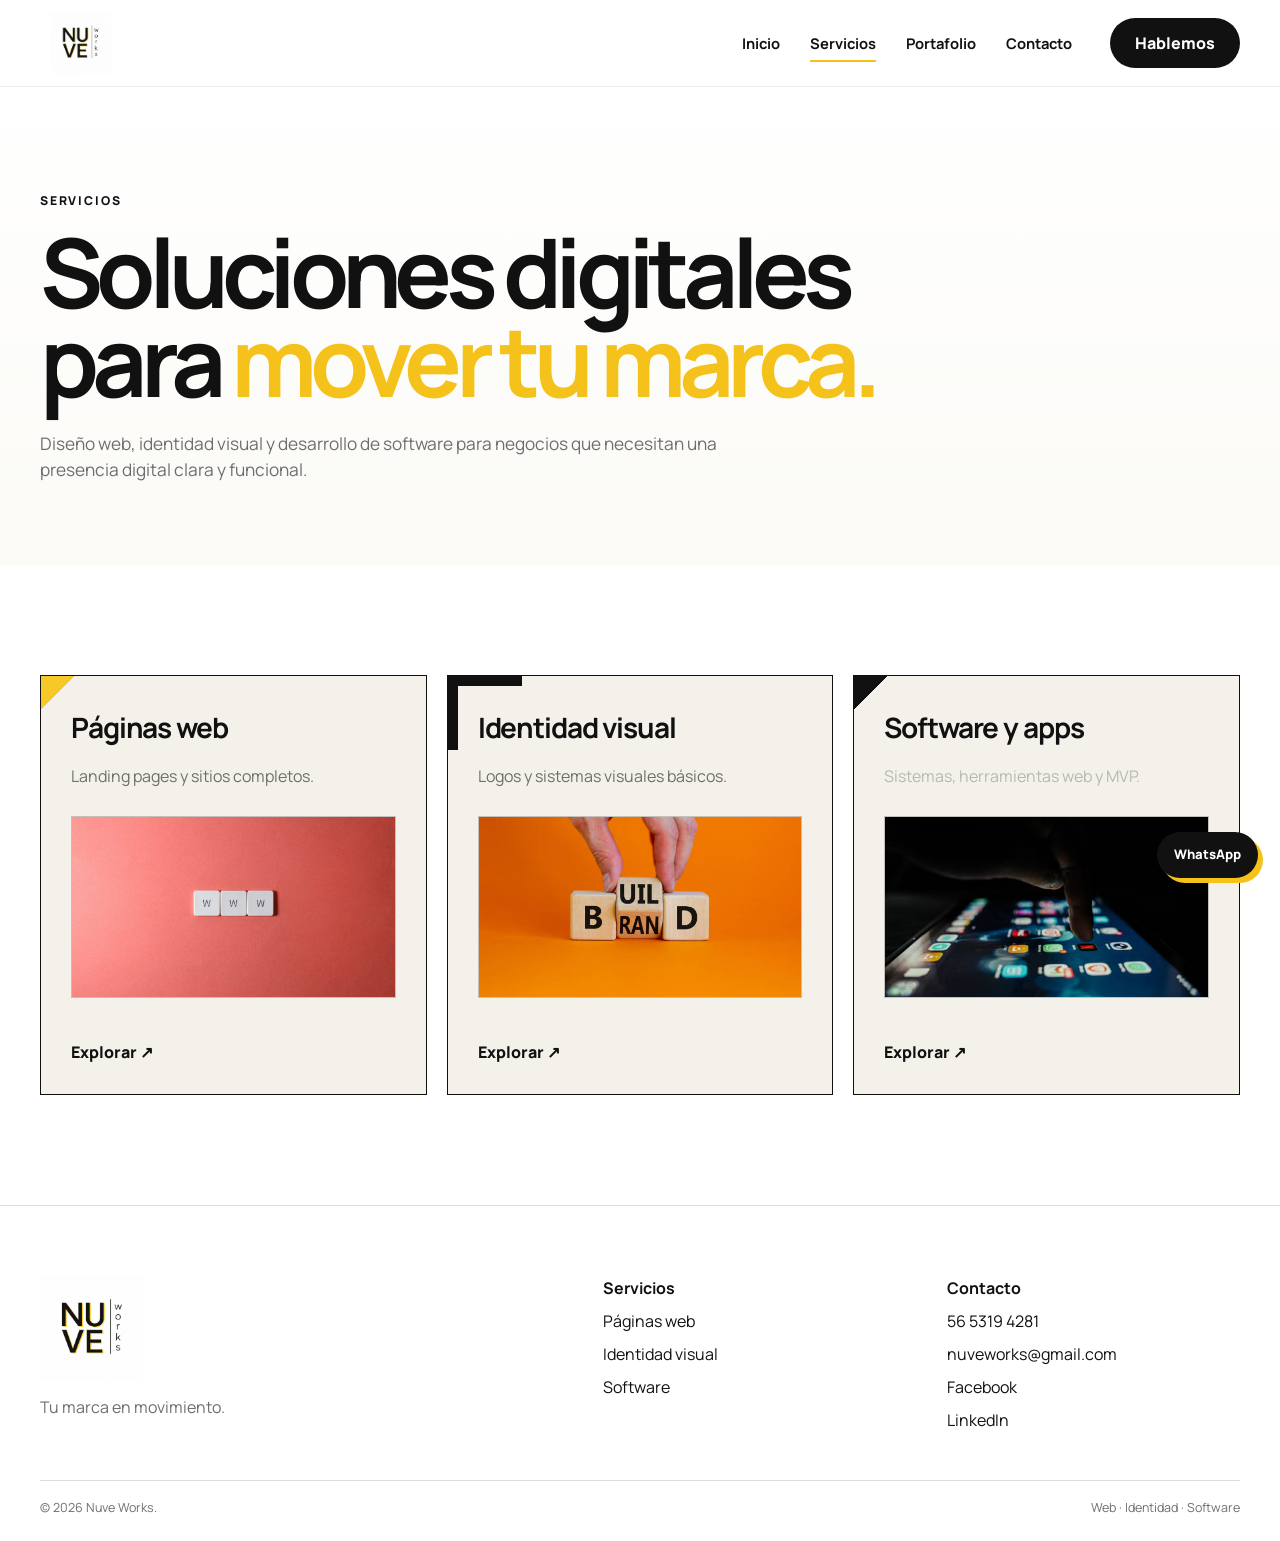
<file: servicios.html>
<!DOCTYPE html>

<html lang="es">
<head>
<meta charset="utf-8"/>
<meta content="width=device-width,initial-scale=1" name="viewport"/>
<title>Servicios digitales para negocios | Nuve Works</title>
<meta content="Páginas web, contenido, Meta Ads, Google Ads, identidad visual y desarrollo de software para negocios." name="description"/>
<meta content="index,follow" name="robots"/>
<link href="https://nuveworks.xyz/servicios.html" rel="canonical"/>
<meta content="website" property="og:type"/>
<meta content="Servicios digitales para negocios | Nuve Works" property="og:title"/>
<meta content="Páginas web, contenido, Meta Ads, Google Ads, identidad visual y desarrollo de software para negocios." property="og:description"/>
<meta content="https://nuveworks.xyz/servicios.html" property="og:url"/>
<meta content="Nuve Works" property="og:site_name"/>
<meta content="#f5c21b" name="theme-color"/>
<link href="https://fonts.googleapis.com" rel="preconnect"/>
<link crossorigin="" href="https://fonts.gstatic.com" rel="preconnect"/>
<link href="https://fonts.googleapis.com/css2?family=Manrope:wght@400;500;600;700;800&amp;display=swap" rel="stylesheet"/>
<link href="styles.css" rel="stylesheet"/>
<script type="application/ld+json">{
  "@context":"https://schema.org",
  "@type":"ProfessionalService",
  "name":"Nuve Works",
  "url":"https://nuveworks.xyz/",
  "email":"nuveworks@gmail.com",
  "telephone":"+52 56 5319 4281",
  "areaServed":"MX",
  "description":"Diseño web, publicidad digital, identidad visual y desarrollo de software para negocios."
}</script>
</head>
<body>
<header class="site-header">
<div class="container nav-wrap">
<a aria-label="Nuve Works, inicio" class="logo-link" href="index.html">
<img alt="Nuve Works" src="assets/logonuvew.jpeg"/>
</a>
<button aria-expanded="false" aria-label="Abrir menú" class="menu-toggle" type="button">
<span></span><span></span><span></span>
</button>
<nav aria-label="Navegación principal" class="main-nav">
<a href="index.html">Inicio</a>
<a href="servicios.html">Servicios</a>
<a href="portafolio.html">Portafolio</a>
<a href="contacto.html">Contacto</a>
</nav>
<a class="btn btn-dark desktop-cta" href="https://wa.me/525653194281" rel="noopener" target="_blank">Hablemos</a>
</div>
</header>
<main>
<section class="page-hero"><div class="container"><p class="eyebrow">SERVICIOS</p><h1>Soluciones digitales para <span>mover tu marca.</span></h1><p class="lead">Diseño web, identidad visual y desarrollo de software para negocios que necesitan una presencia digital clara y funcional.</p></div></section>
<section class="section"><div class="container service-grid">
<a class="featured accent-yellow service-card" href="paginas-web.html"><h3>Páginas web</h3><p>Landing pages y sitios completos.</p><div class="service-card-visual"><img alt="Representación de páginas web" loading="lazy" src="assets/services-web.jpg"/></div><span>Explorar ↗</span></a>
<a class="accent-outline service-card" href="branding.html"><h3>Identidad visual</h3><p>Logos y sistemas visuales básicos.</p><div class="service-card-visual"><img alt="Representación de identidad visual" loading="lazy" src="assets/services-brand.jpg"/></div><span>Explorar ↗</span></a>
<a class="dark accent-dark service-card" href="desarrollo-software.html"><h3>Software y apps</h3><p>Sistemas, herramientas web y MVP.</p><div class="service-card-visual"><img alt="Representación de software y apps" loading="lazy" src="assets/services-software.jpg"/></div><span>Explorar ↗</span></a>
</div></section>
</main>
<footer class="site-footer">
<div class="container footer-grid">
<div class="footer-brand">
<img alt="Nuve Works" src="assets/logonuvew.jpeg"/>
<p>Tu marca en movimiento.</p>
</div>
<div class="footer-col">
<b>Servicios</b>
<a href="paginas-web.html">Páginas web</a>
<a href="branding.html">Identidad visual</a>
<a href="desarrollo-software.html">Software</a>
</div>
<div class="footer-col">
<b>Contacto</b>
<a href="https://wa.me/525653194281" rel="noopener" target="_blank">56 5319 4281</a>
<a href="mailto:nuveworks@gmail.com">nuveworks@gmail.com</a>
<a href="https://www.facebook.com/people/Nuve-Works/61590711573992/" rel="noopener" target="_blank">Facebook</a><a href="https://mx.linkedin.com/in/ulises-rangel-palacios" rel="noopener" target="_blank">LinkedIn</a></div>
</div>
<div class="container footer-bottom"><span>© 2026 Nuve Works.</span><span>Web · Identidad · Software</span></div>
</footer>
<script defer="" src="app.js"></script>
</body>
</html>
</file>
<file: styles.css>
:root{--black:#111111;--yellow:#f5c21b;--yellow2:#ffd94a;--white:#fff;--off:#f7f6f1;--cream:#efe9de;--gray:#6e6e6e;--line:#dfddd5;--navy:#061a38;--max:1200px}
*{box-sizing:border-box;margin:0;padding:0}html{scroll-behavior:smooth}body{font-family:Manrope,sans-serif;color:var(--black);background:#fff;line-height:1.5}a{color:inherit;text-decoration:none}img{display:block;max-width:100%}.container{width:min(calc(100% - 40px),var(--max));margin:auto}.site-header{position:sticky;top:0;z-index:50;background:rgba(255,255,255,.93);backdrop-filter:blur(16px);border-bottom:1px solid rgba(0,0,0,.07)}.nav-wrap{height:86px;display:flex;align-items:center;gap:28px}.logo-link img{width:82px;height:62px;object-fit:contain}.main-nav{margin-left:auto;display:flex;gap:30px;font-weight:700;font-size:.92rem}.main-nav a{position:relative}.main-nav a.active:after{content:"";position:absolute;left:0;right:0;bottom:-8px;height:2px;background:var(--yellow)}.desktop-cta{margin-left:10px}.menu-toggle{display:none}.btn{display:inline-flex;align-items:center;justify-content:center;min-height:50px;padding:0 24px;border-radius:999px;font-weight:800;border:1px solid transparent;transition:.2s}.btn:hover{transform:translateY(-2px)}.btn-dark{background:var(--black);color:#fff}.btn-yellow{background:var(--yellow);color:#111}.btn-yellow:hover{box-shadow:5px 5px 0 #111}.btn-outline{border-color:#111;background:#fff}.eyebrow{font-size:.76rem;font-weight:800;letter-spacing:.15em;margin-bottom:18px}.eyebrow.light{color:var(--yellow)}h1{font-size:clamp(3.7rem,7.5vw,7.7rem);line-height:.92;letter-spacing:-.07em;max-width:980px}h1 span,h2 span{color:var(--yellow)}h2{font-size:clamp(2.5rem,5vw,5rem);line-height:.97;letter-spacing:-.06em}.lead{margin-top:26px;max-width:720px;font-size:1.08rem;color:var(--gray)}.small-lead{font-size:1rem}.actions{display:flex;gap:14px;flex-wrap:wrap;margin-top:30px}.hero{min-height:calc(100vh - 86px);display:flex;align-items:center;padding:80px 0 95px;background:linear-gradient(180deg,#fff,#fbfaf6);overflow:hidden}.hero-grid{display:grid;grid-template-columns:1.12fr .88fr;gap:70px;align-items:center}.hero-pills{display:flex;gap:10px;flex-wrap:wrap;margin-top:36px}.hero-pills span{padding:9px 13px;border:1px solid var(--line);font-size:.78rem;font-weight:700}.hero-art{position:relative;min-height:570px;border:1px solid #111;background:var(--off);overflow:hidden}.hero-logo-card{position:absolute;left:56px;top:92px;z-index:3;width:68%;background:#fff;border:1px solid #111;padding:38px;box-shadow:12px 12px 0 var(--yellow)}.hero-logo-card img{width:100%}.floating-card{position:absolute;z-index:4;background:#111;color:#fff;padding:19px 20px;width:220px}.floating-card small{color:var(--yellow);display:block;font-weight:800;letter-spacing:.1em;margin-bottom:7px}.floating-card.one{right:22px;bottom:104px}.floating-card.two{left:22px;bottom:22px}.yellow-orb{position:absolute;width:260px;height:260px;border-radius:50%;background:var(--yellow);right:-95px;top:-90px}.section{padding:110px 0}.gray{background:var(--off)}.section-head{display:grid;grid-template-columns:1.1fr .7fr;gap:70px;align-items:end;margin-bottom:48px}.section-head>p,.section-head>.text-link{color:var(--gray)}.text-link{font-weight:800}.service-grid{display:grid;grid-template-columns:repeat(3,1fr);gap:20px}.service-card{min-height:300px;border:1px solid #111;padding:30px;display:flex;flex-direction:column;background:#fff;transition:.2s}.service-card:hover{transform:translate(-4px,-4px);box-shadow:8px 8px 0 var(--yellow)}.service-card.featured{background:var(--yellow)}.service-card.dark{background:#111;color:#fff}.service-card h3{font-size:1.75rem;letter-spacing:-.04em}.service-card p{color:var(--gray);margin-top:14px}.service-card.dark p{color:#b7b7b7}.service-card span{margin-top:auto;padding-top:30px;font-weight:800}.portfolio-home{background:#fff}.project-strip{display:grid;grid-template-columns:repeat(3,1fr);gap:24px}.project-cover{height:300px;display:flex;align-items:flex-end;padding:26px;border:1px solid #111}.project-cover span{font-size:1.5rem;font-weight:800;letter-spacing:-.03em}.project-cover.yellow{background:var(--yellow)}.project-cover.cream{background:var(--cream)}.project-cover.black{background:#111;color:#fff}.project-tile small{display:block;margin-top:12px;color:var(--gray)}.avra-section{background:var(--navy);color:#fff}.avra-grid{display:grid;grid-template-columns:.9fr 1.1fr;gap:70px;align-items:center}.avra-copy p{color:#c7d5e9}.product-panel{background:#0a274f;border:1px solid #3a5d88;padding:30px;box-shadow:12px 12px 0 #1597ff}.product-top{display:flex;align-items:end;gap:12px}.product-top b{font-size:2.2rem;letter-spacing:.08em}.product-top span{color:#47cfff}.dashboard-fake{display:grid;grid-template-columns:repeat(4,1fr);gap:12px;margin-top:32px}.dashboard-fake div{height:110px;border:1px solid #355e8e;background:#0d315f}.product-lines{margin-top:18px;display:grid;gap:10px}.product-lines i{display:block;height:10px;background:#153e70}.product-lines i:nth-child(2){width:78%}.product-lines i:nth-child(3){width:58%}.why-grid{display:grid;grid-template-columns:.85fr 1.15fr;gap:80px}.steps article{display:grid;grid-template-columns:70px 1fr;gap:20px;padding:24px 0;border-bottom:1px solid var(--line)}.steps article:first-child{border-top:1px solid var(--line)}.steps span{color:var(--yellow);font-weight:800}.steps h3{font-size:1.3rem}.steps p{color:var(--gray);margin-top:4px}.faq-section{background:var(--off)}.faq-list{display:grid;gap:10px}.faq-list details{background:#fff;border:1px solid var(--line);padding:22px 24px}.faq-list summary{cursor:pointer;font-weight:800}.faq-list p{margin-top:12px;color:var(--gray);max-width:850px}.cta-box{background:#111;color:#fff;padding:66px;display:grid;grid-template-columns:1.15fr .85fr;gap:60px;align-items:center;box-shadow:10px 10px 0 var(--yellow)}.cta-box p{color:#bbb}.dark-cta{box-shadow:10px 10px 0 var(--yellow)}.page-hero{padding:105px 0 82px;background:linear-gradient(180deg,#fff,#fbfaf6)}.service-detail-grid{display:grid;grid-template-columns:.85fr 1.15fr;gap:80px}.feature-list{list-style:none;border-top:1px solid var(--line)}.feature-list li{padding:20px 6px;border-bottom:1px solid var(--line);font-weight:700}.portfolio-grid{display:grid;grid-template-columns:repeat(2,1fr);gap:30px}.portfolio-card{padding-top:14px;border-top:1px solid #111}.portfolio-visual{height:350px;padding:28px;display:flex;flex-direction:column;justify-content:flex-end;border:1px solid #111}.portfolio-visual strong{font-size:1.8rem}.portfolio-visual.yellow{background:var(--yellow)}.portfolio-visual.cream{background:var(--cream)}.portfolio-visual.black{background:#111;color:#fff}.portfolio-visual.navy{background:var(--navy);color:#fff}.portfolio-visual.navy span{color:#47cfff}.portfolio-visual.game{background:linear-gradient(135deg,#111 0 50%,var(--yellow) 50%)}.portfolio-card small{display:block;margin-top:13px;color:var(--gray)}.portfolio-card h3{font-size:1.45rem;margin-top:4px}.portfolio-card p{color:var(--gray);margin-top:8px}.contact-layout{display:grid;grid-template-columns:1.2fr .8fr;gap:70px}.form-wrap h2,.contact-aside h2{font-size:clamp(2.2rem,4vw,4rem);line-height:1;letter-spacing:-.05em;margin-bottom:26px}.quote-form{display:grid;gap:18px}.field-grid{display:grid;grid-template-columns:1fr 1fr;gap:18px}.quote-form label{display:grid;gap:8px;font-size:.86rem;font-weight:800}.quote-form input,.quote-form select,.quote-form textarea{width:100%;padding:15px 16px;border:1px solid #111;background:#fff;font:inherit;outline:none;border-radius:0}.quote-form input:focus,.quote-form select:focus,.quote-form textarea:focus{box-shadow:4px 4px 0 var(--yellow)}.quote-form textarea{resize:vertical}.honeypot{display:none!important}.form-note{font-size:.78rem;color:var(--gray)}.contact-aside{background:#111;color:#fff;padding:36px;box-shadow:8px 8px 0 var(--yellow)}.contact-aside>p:not(.eyebrow){color:#bbb;margin-bottom:26px}.contact-aside a{display:flex;flex-direction:column;padding:18px 0;border-top:1px solid #373737}.contact-aside small{color:var(--yellow);font-weight:800}.contact-aside strong{margin-top:4px;word-break:break-word}.site-footer{padding:70px 0 24px;border-top:1px solid var(--line)}.footer-grid{display:grid;grid-template-columns:1.4fr .8fr .8fr;gap:50px}.footer-brand img{width:105px}.footer-brand p{color:var(--gray);margin-top:14px}.footer-col{display:flex;flex-direction:column;gap:9px}.footer-bottom{margin-top:48px;padding-top:18px;border-top:1px solid var(--line);display:flex;justify-content:space-between;color:var(--gray);font-size:.78rem}.reveal{opacity:0;transform:translateY(22px);transition:.6s ease}.reveal.visible{opacity:1;transform:none}.floating-wa{position:fixed;right:22px;bottom:22px;z-index:40;background:#111;color:#fff;border-radius:999px;padding:13px 17px;font-size:.82rem;font-weight:800;box-shadow:5px 5px 0 var(--yellow)}
@media(max-width:940px){.main-nav{position:fixed;top:86px;left:0;right:0;height:calc(100vh - 86px);background:#fff;display:flex;flex-direction:column;padding:28px;gap:0;opacity:0;visibility:hidden;transform:translateY(-8px);transition:.2s}.main-nav.open{opacity:1;visibility:visible;transform:none}.main-nav a{padding:18px 0;border-bottom:1px solid var(--line);font-size:1.2rem}.desktop-cta{display:none}.menu-toggle{margin-left:auto;display:flex;width:42px;height:42px;background:#fff;border:1px solid #111;flex-direction:column;justify-content:center;gap:5px;padding:10px}.menu-toggle span{height:2px;background:#111;width:100%}.hero-grid,.section-head,.avra-grid,.why-grid,.service-detail-grid,.contact-layout,.cta-box{grid-template-columns:1fr}.hero{min-height:auto}.hero-art{min-height:500px}.service-grid{grid-template-columns:repeat(2,1fr)}.project-strip{grid-template-columns:1fr}.portfolio-grid{grid-template-columns:1fr}.footer-grid{grid-template-columns:1fr 1fr}.footer-brand{grid-column:1/-1}}
@media(max-width:650px){.container{width:min(calc(100% - 28px),var(--max))}.section{padding:78px 0}.hero{padding:70px 0 80px}.page-hero{padding:75px 0 60px}h1{font-size:clamp(3.2rem,17vw,5.3rem)}.hero-art{min-height:410px}.hero-logo-card{left:24px;top:65px;width:76%;padding:24px}.floating-card{width:185px;padding:15px}.floating-card.one{right:12px;bottom:88px}.floating-card.two{left:12px;bottom:12px}.service-grid{grid-template-columns:1fr}.field-grid{grid-template-columns:1fr}.cta-box{padding:38px 26px}.dashboard-fake{grid-template-columns:repeat(2,1fr)}.footer-grid{grid-template-columns:1fr}.footer-brand{grid-column:auto}.footer-bottom{flex-direction:column;gap:8px}.floating-wa{right:14px;bottom:14px}.logo-link img{width:72px}}
@media(prefers-reduced-motion:reduce){html{scroll-behavior:auto}.reveal{opacity:1;transform:none;transition:none}}

/* service-grid-3 refinement */
.service-grid{grid-template-columns:repeat(3,1fr)}
@media(max-width:940px){.service-grid{grid-template-columns:repeat(2,1fr)}}
@media(max-width:650px){.service-grid{grid-template-columns:1fr}}


/* ===== Cursor personalizado Nuve Works ===== */
@media (pointer: fine) and (hover: hover) {
  html.nuve-custom-cursor,
  html.nuve-custom-cursor body,
  html.nuve-custom-cursor a,
  html.nuve-custom-cursor button,
  html.nuve-custom-cursor input,
  html.nuve-custom-cursor select,
  html.nuve-custom-cursor textarea,
  html.nuve-custom-cursor label {
    cursor: none !important;
  }

  .nuve-cursor-dot,
  .nuve-cursor-ring {
    position: fixed;
    top: 0;
    left: 0;
    pointer-events: none;
    z-index: 99999;
    opacity: 0;
    will-change: transform, width, height, opacity;
  }

  .nuve-cursor-dot {
    width: 7px;
    height: 7px;
    border-radius: 50%;
    background: var(--yellow, #f6c928);
    box-shadow: 0 0 0 1px rgba(17,17,17,.08);
    transition: opacity .16s ease, width .18s ease, height .18s ease;
  }

  .nuve-cursor-ring {
    width: 34px;
    height: 34px;
    display: grid;
    place-items: center;
    border: 1px solid rgba(17,17,17,.72);
    border-radius: 50%;
    background: rgba(255,255,255,.08);
    backdrop-filter: blur(1px);
    transition:
      opacity .16s ease,
      width .2s ease,
      height .2s ease,
      border-color .2s ease,
      background .2s ease;
  }

  .nuve-cursor-dot.is-visible,
  .nuve-cursor-ring.is-visible {
    opacity: 1;
  }

  .nuve-cursor-ring.is-hovering {
    width: 52px;
    height: 52px;
    border-color: var(--yellow, #f6c928);
    background: rgba(246,201,40,.12);
  }

  .nuve-cursor-ring.is-project {
    width: 58px;
    height: 58px;
    color: #111;
    background: var(--yellow, #f6c928);
    border-color: var(--yellow, #f6c928);
  }

  .nuve-cursor-icon {
    font-size: 18px;
    line-height: 1;
    font-weight: 800;
    transform: translateY(-1px);
  }
}

@media (prefers-reduced-motion: reduce) {
  .nuve-cursor-dot,
  .nuve-cursor-ring {
    display: none !important;
  }
}


/* =========================================================
   NUVE WORKS — HOME V2 / EXPERIMENTAL EDITORIAL DIRECTION
   ========================================================= */

.home-v2{
  background:#f3f1ea;
  color:#111;
}

.home-v2 .container{
  width:min(calc(100% - 56px),1240px);
}

.home-v2 .home-header{
  background:rgba(243,241,234,.88);
  border-bottom:1px solid rgba(17,17,17,.13);
}

.home-v2 .logo-link img,
.home-v2 .footer-brand img{
  width:78px;
  height:auto;
  display:block;
}

.home-v2 .site-header{
  backdrop-filter:blur(18px);
}

.home-v2 .nav-wrap{
  min-height:92px;
}

.home-v2 .main-nav a{
  font-weight:700;
}

.home-v2 .btn{
  border-radius:999px;
}

/* HERO */
.nw-hero{
  position:relative;
  min-height:calc(100vh - 92px);
  display:flex;
  align-items:center;
  overflow:hidden;
  background:#f3f1ea;
  border-bottom:1px solid #111;
}

.nw-hero-noise{
  position:absolute;
  inset:0;
  pointer-events:none;
  opacity:.16;
  background-image:
    radial-gradient(circle at 10% 20%,rgba(255,255,255,.9) 0 1px,transparent 1.4px),
    radial-gradient(circle at 80% 60%,rgba(17,17,17,.18) 0 1px,transparent 1.4px);
  background-size:13px 13px,17px 17px;
  mix-blend-mode:multiply;
}

.nw-hero-inner{
  position:relative;
  z-index:2;
  padding:80px 0 68px;
}

.nw-kicker{
  font-size:.74rem;
  letter-spacing:.18em;
  font-weight:800;
  margin-bottom:26px;
}

.nw-kicker.blue{color:#52b8ff}

.nw-display{
  max-width:1180px;
  font-size:clamp(4.8rem,10.6vw,10.8rem);
  line-height:.79;
  letter-spacing:-.078em;
  font-weight:800;
  text-transform:uppercase;
}

.nw-display span{
  display:block;
}

.nw-display .outline-word{
  color:transparent;
  -webkit-text-stroke:2px #111;
  text-stroke:2px #111;
}

.nw-display .yellow-word{
  color:#f6c928;
  text-shadow:8px 8px 0 #111;
}

.nw-hero-bottom{
  margin-top:64px;
  display:grid;
  grid-template-columns:minmax(0,520px) auto;
  justify-content:space-between;
  gap:50px;
  align-items:end;
}

.nw-hero-bottom>p{
  font-size:clamp(1.05rem,1.7vw,1.45rem);
  line-height:1.45;
  max-width:530px;
}

.nw-circle-link{
  width:150px;
  height:150px;
  border:1px solid #111;
  border-radius:50%;
  display:grid;
  place-content:center;
  text-align:center;
  line-height:1.05;
  font-size:.78rem;
  font-weight:800;
  letter-spacing:.08em;
  position:relative;
  transition:.25s ease;
}

.nw-circle-link b{
  position:absolute;
  right:24px;
  bottom:22px;
  font-size:1.15rem;
}

.nw-circle-link:hover{
  background:#111;
  color:#f6c928;
  transform:rotate(-6deg);
}

.nw-hero-orbit{
  position:absolute;
  right:-110px;
  top:50%;
  width:430px;
  height:430px;
  transform:translateY(-50%);
  opacity:.9;
  pointer-events:none;
}

.orbit-ring{
  position:absolute;
  inset:0;
  border:1px solid rgba(17,17,17,.32);
  border-radius:50%;
}

.ring-a{
  transform:rotate(14deg) scaleY(.48);
}

.ring-b{
  transform:rotate(-21deg) scaleX(.55);
}

.orbit-dot{
  position:absolute;
  left:50%;
  top:3%;
  width:24px;
  height:24px;
  background:#f6c928;
  border-radius:50%;
  box-shadow:0 0 0 8px #111;
}

/* MARQUEE */
.nw-marquee{
  overflow:hidden;
  background:#111;
  color:#f6c928;
  border-bottom:1px solid #111;
  white-space:nowrap;
}

.nw-marquee-track{
  width:max-content;
  display:flex;
  align-items:center;
  gap:34px;
  padding:18px 0 20px;
  font-size:clamp(2.4rem,6vw,5.8rem);
  line-height:1;
  font-weight:800;
  letter-spacing:-.05em;
  animation:nwMarquee 26s linear infinite;
}

.nw-marquee-track i{
  font-style:normal;
  font-size:.5em;
  color:#fff;
}

@keyframes nwMarquee{
  from{transform:translateX(0)}
  to{transform:translateX(-50%)}
}

/* DISCIPLINES */
.nw-disciplines{
  background:#fff;
}

.nw-discipline{
  position:relative;
  min-height:78vh;
  padding:54px max(28px,calc((100vw - 1240px)/2));
  display:grid;
  grid-template-columns:70px minmax(0,1fr) 70px;
  align-items:center;
  overflow:hidden;
  border-bottom:1px solid #111;
}

.nw-discipline.web{background:#fff}
.nw-discipline.identity{background:#f6c928}
.nw-discipline.software{background:#111;color:#fff}

.nw-discipline-index{
  align-self:start;
  font-size:.8rem;
  font-weight:800;
  letter-spacing:.08em;
}

.nw-discipline-copy{
  position:relative;
  z-index:2;
}

.nw-discipline-copy>p{
  font-size:.76rem;
  letter-spacing:.15em;
  font-weight:800;
  margin-bottom:20px;
}

.nw-discipline-copy h2{
  font-size:clamp(4.8rem,10vw,10rem);
  line-height:.78;
  letter-spacing:-.07em;
  font-weight:800;
}

.nw-discipline-copy span{
  display:block;
  max-width:430px;
  margin-top:34px;
  font-size:1.05rem;
  color:#6f6f6f;
}

.nw-discipline.identity .nw-discipline-copy span{color:#312a10}
.nw-discipline.software .nw-discipline-copy span{color:#aaa}

.nw-discipline-arrow{
  align-self:start;
  justify-self:end;
  width:52px;
  height:52px;
  display:grid;
  place-items:center;
  border:1px solid currentColor;
  border-radius:50%;
  font-size:1.4rem;
  z-index:3;
  transition:.2s ease;
}

.nw-discipline:hover .nw-discipline-arrow{
  transform:rotate(45deg);
  background:#111;
  color:#f6c928;
}

.nw-discipline.software:hover .nw-discipline-arrow{
  background:#f6c928;
  color:#111;
}

.nw-discipline-graphic{
  position:absolute;
  right:8%;
  top:50%;
  transform:translateY(-50%);
  pointer-events:none;
  opacity:.22;
}

.graphic-web{
  width:min(42vw,560px);
  aspect-ratio:1.2;
}

.wire-window{
  width:100%;
  height:100%;
  border:2px solid #111;
  padding:12%;
  transform:rotate(-7deg);
}

.wire-window:before{
  content:"";
  display:block;
  width:30%;
  height:12%;
  background:#f6c928;
  margin-bottom:8%;
}

.wire-window div{
  height:16%;
  border:1px solid #111;
  margin-top:6%;
}

.graphic-identity{
  display:grid;
  grid-template-columns:repeat(2,1fr);
  gap:0;
  font-size:clamp(7rem,17vw,15rem);
  line-height:.7;
  font-weight:800;
  color:#111;
  transform:translateY(-50%) rotate(9deg);
}

.graphic-code{
  display:flex;
  flex-direction:column;
  align-items:flex-end;
  gap:6px;
  font-family:ui-monospace,SFMono-Regular,Menlo,monospace;
  font-size:clamp(2rem,5.5vw,5rem);
  color:#f6c928;
  transform:translateY(-50%) rotate(-4deg);
}

/* WORK */
.nw-work{
  background:#f3f1ea;
  padding-top:120px;
}

.nw-section-head{
  display:grid;
  grid-template-columns:1fr auto;
  gap:40px;
  align-items:end;
  padding-bottom:64px;
}

.nw-section-head h2{
  font-size:clamp(3rem,6vw,6rem);
  line-height:.93;
  letter-spacing:-.06em;
}

.nw-section-head h2 span{
  color:#8d8a82;
}

.nw-section-head>a{
  font-size:.88rem;
  font-weight:800;
  border-bottom:1px solid #111;
  padding-bottom:6px;
}

.nw-project-stack{
  border-top:1px solid #111;
}

.nw-project{
  display:block;
  min-height:78vh;
  border-bottom:1px solid #111;
  overflow:hidden;
}

.nw-project-yellow{background:#f6c928}
.nw-project-white{background:#fff}
.nw-project-black{background:#111;color:#fff}

.nw-project-inner{
  position:relative;
  min-height:78vh;
  padding-top:44px;
  padding-bottom:54px;
  display:grid;
  grid-template-columns:1.15fr .85fr;
  gap:50px;
  align-items:center;
}

.nw-project-meta{
  position:absolute;
  top:34px;
  left:0;
  right:0;
  display:flex;
  justify-content:space-between;
  font-size:.7rem;
  font-weight:800;
  letter-spacing:.12em;
}

.nw-project-title{
  position:relative;
  z-index:3;
}

.nw-project-title h3{
  font-size:clamp(4.5rem,9vw,9rem);
  line-height:.78;
  letter-spacing:-.07em;
}

.nw-project-title p{
  max-width:460px;
  margin-top:30px;
  font-size:1rem;
}

.nw-project-window{
  align-self:center;
  background:#fff;
  border:2px solid #111;
  box-shadow:20px 20px 0 #111;
  min-height:350px;
  transform:rotate(4deg);
}

.mock-top{
  height:42px;
  padding:0 14px;
  border-bottom:1px solid #111;
  display:flex;
  align-items:center;
  gap:6px;
}

.mock-top i{
  width:8px;height:8px;border-radius:50%;background:#111;
}

.mock-hero{
  min-height:300px;
  padding:50px 38px;
  background:linear-gradient(140deg,#fff 0 70%,#f6c928 70%);
}

.mock-hero small{
  display:block;
  font-weight:800;
  letter-spacing:.14em;
  margin-bottom:16px;
}

.mock-hero strong{
  max-width:330px;
  display:block;
  font-size:2.8rem;
  line-height:.95;
}

.nw-project-symbol{
  justify-self:center;
  font-size:clamp(10rem,24vw,22rem);
  line-height:1;
  font-weight:800;
  opacity:.16;
  transform:rotate(12deg);
}

.nw-marble-shape{
  justify-self:end;
  width:min(35vw,470px);
  aspect-ratio:1;
  border-radius:44% 56% 62% 38% / 39% 35% 65% 61%;
  background:
    linear-gradient(128deg,transparent 45%,rgba(246,201,40,.55) 46% 48%,transparent 49%),
    linear-gradient(62deg,#fff 0 48%,#bababa 49% 50%,#fff 51%);
  opacity:.85;
  transform:rotate(-8deg);
}

.nw-project-open{
  position:absolute;
  right:0;
  bottom:32px;
  font-size:.75rem;
  font-weight:800;
  letter-spacing:.1em;
}

/* AVRA */
.nw-avra{
  position:relative;
  overflow:hidden;
  background:#06172d;
  color:#fff;
  padding:120px 0;
}

.nw-avra:after{
  content:"";
  position:absolute;
  inset:auto -180px -260px auto;
  width:700px;
  height:700px;
  border:1px solid rgba(82,184,255,.22);
  border-radius:50%;
}

.nw-avra-grid{
  display:grid;
  grid-template-columns:.85fr 1.15fr;
  gap:70px;
  align-items:center;
}

.nw-avra-word{
  font-size:clamp(5rem,11vw,10rem);
  line-height:.8;
  font-weight:800;
  letter-spacing:-.07em;
  color:#fff;
  margin-bottom:34px;
}

.nw-avra-copy h2{
  font-size:clamp(2.5rem,5vw,4.8rem);
  line-height:.94;
  letter-spacing:-.055em;
}

.nw-avra-copy>p{
  max-width:560px;
  margin-top:26px;
  color:#b9c7d6;
  font-size:1rem;
}

.nw-text-link{
  display:inline-block;
  margin-top:32px;
  color:#52b8ff;
  font-size:.78rem;
  font-weight:800;
  letter-spacing:.1em;
  border-bottom:1px solid currentColor;
  padding-bottom:5px;
}

.nw-dashboard{
  min-height:470px;
  display:grid;
  grid-template-columns:120px 1fr;
  background:#0d2442;
  border:1px solid rgba(82,184,255,.35);
  box-shadow:26px 26px 0 rgba(0,0,0,.35);
  transform:perspective(1200px) rotateY(-6deg) rotateX(2deg);
}

.dash-sidebar{
  background:#071426;
  padding:26px 20px;
  display:flex;
  flex-direction:column;
  gap:22px;
}

.dash-sidebar strong{
  color:#52b8ff;
  margin-bottom:18px;
}

.dash-sidebar span{
  width:100%;
  height:18px;
  border-radius:6px;
  background:#1a375e;
}

.dash-sidebar span.active{
  background:#1768ff;
}

.dash-main{
  padding:26px;
}

.dash-top{
  display:flex;
  justify-content:space-between;
  align-items:center;
}

.dash-top i{
  width:32px;height:32px;border-radius:50%;background:#52b8ff;
}

.dash-cards{
  margin-top:48px;
  display:grid;
  grid-template-columns:repeat(3,1fr);
  gap:14px;
}

.dash-cards div{
  min-height:120px;
  padding:18px;
  background:#102e52;
  border:1px solid #1c497a;
}

.dash-cards small{
  display:block;color:#92a9c2;margin-bottom:25px;
}

.dash-cards strong{color:#52b8ff;font-size:1.4rem}

.dash-table{
  margin-top:18px;
  padding:20px;
  background:#0b213d;
  border:1px solid #1c497a;
}

.dash-table span{
  display:block;
  height:24px;
  margin:10px 0;
  background:#12375f;
}

/* PHILOSOPHY */
.nw-philosophy{
  padding:120px 0;
  background:#fff;
}

.nw-philosophy-line{
  display:grid;
  grid-template-columns:80px 1fr;
  align-items:center;
  gap:24px;
  padding:34px 0;
  border-top:1px solid #111;
}

.nw-philosophy-line:last-child{
  border-bottom:1px solid #111;
}

.nw-philosophy-line span{
  font-size:.78rem;
  font-weight:800;
}

.nw-philosophy-line h3{
  font-size:clamp(2.7rem,6vw,6rem);
  line-height:.96;
  letter-spacing:-.055em;
  transition:.2s ease;
}

.nw-philosophy-line:hover h3{
  transform:translateX(22px);
  color:#f6c928;
}

/* END CTA */
.nw-end{
  min-height:90vh;
  display:flex;
  align-items:center;
  background:#f6c928;
  border-top:1px solid #111;
  border-bottom:1px solid #111;
}

.nw-end-inner{
  padding:100px 0;
}

.nw-end h2{
  font-size:clamp(6rem,14vw,13rem);
  line-height:.72;
  letter-spacing:-.08em;
  font-weight:800;
}

.nw-end h2 span{
  color:transparent;
  -webkit-text-stroke:2px #111;
}

.nw-end-bottom{
  margin-top:70px;
  display:flex;
  justify-content:space-between;
  align-items:flex-end;
  gap:40px;
  border-top:1px solid #111;
  padding-top:26px;
}

.nw-end-bottom>a{
  font-weight:800;
  font-size:1.05rem;
}

.nw-end-bottom>div{
  display:flex;
  flex-direction:column;
  align-items:flex-end;
  gap:6px;
  font-size:.9rem;
}

/* Footer */
.nw-footer{
  background:#111;
  color:#fff;
}

.nw-footer .footer-brand img{
  background:#fff;
}

.nw-footer .footer-col a,
.nw-footer .footer-brand p,
.nw-footer .footer-bottom{
  color:#aaa;
}

.nw-footer .footer-col b{
  color:#f6c928;
}

.nw-footer .footer-bottom{
  border-color:#333;
}

/* motion hooks */
.home-v2 .reveal{
  opacity:0;
  transform:translateY(38px);
  transition:opacity .75s cubic-bezier(.2,.7,.2,1),transform .75s cubic-bezier(.2,.7,.2,1);
}

.home-v2 .reveal.visible{
  opacity:1;
  transform:none;
}

/* responsive */
@media(max-width:1050px){
  .nw-hero-orbit{opacity:.45;right:-220px}
  .nw-discipline{
    min-height:65vh;
    grid-template-columns:55px 1fr 55px;
  }
  .nw-discipline-graphic{right:3%;opacity:.13}
  .nw-project-inner{grid-template-columns:1fr}
  .nw-project-window,.nw-project-symbol,.nw-marble-shape{
    position:absolute;
    right:4%;
    bottom:10%;
    width:40%;
    opacity:.18;
  }
  .nw-project-title{max-width:70%}
  .nw-avra-grid{grid-template-columns:1fr}
}

@media(max-width:760px){
  .home-v2 .container{width:min(calc(100% - 28px),1240px)}
  .home-v2 .logo-link img{width:62px}
  .nw-hero{min-height:auto}
  .nw-hero-inner{padding:74px 0 54px}
  .nw-display{font-size:clamp(3.7rem,19vw,7rem)}
  .nw-display .yellow-word{text-shadow:5px 5px 0 #111}
  .nw-hero-bottom{grid-template-columns:1fr;gap:28px;margin-top:44px}
  .nw-circle-link{width:112px;height:112px}
  .nw-hero-orbit{display:none}
  .nw-marquee-track{font-size:3.4rem}
  .nw-discipline{
    min-height:68vh;
    padding:34px 20px 40px;
    grid-template-columns:42px 1fr 44px;
  }
  .nw-discipline-copy h2{font-size:clamp(4rem,18vw,6.8rem)}
  .nw-discipline-graphic{display:none}
  .nw-section-head{grid-template-columns:1fr;gap:24px;padding-bottom:42px}
  .nw-work{padding-top:82px}
  .nw-project,.nw-project-inner{min-height:68vh}
  .nw-project-inner{padding-top:70px}
  .nw-project-title{max-width:100%}
  .nw-project-title h3{font-size:clamp(4rem,17vw,6.5rem)}
  .nw-project-window,.nw-project-symbol,.nw-marble-shape{display:none}
  .nw-project-meta{top:28px}
  .nw-avra{padding:82px 0}
  .nw-dashboard{min-height:360px;grid-template-columns:78px 1fr;transform:none}
  .dash-sidebar{padding:20px 12px}
  .dash-cards{grid-template-columns:1fr;gap:10px;margin-top:28px}
  .dash-cards div{min-height:74px}
  .dash-cards small{margin-bottom:8px}
  .nw-philosophy{padding:82px 0}
  .nw-philosophy-line{grid-template-columns:42px 1fr}
  .nw-end{min-height:72vh}
  .nw-end h2{font-size:clamp(5rem,22vw,8rem)}
  .nw-end-bottom{flex-direction:column;align-items:flex-start}
  .nw-end-bottom>div{align-items:flex-start}
}

@media(prefers-reduced-motion:reduce){
  .nw-marquee-track{animation:none}
  .nw-philosophy-line:hover h3{transform:none}
}


/* ===== Hero mark replacement: giant NW ===== */
.nw-hero-mark{
  position:absolute;
  right:4.5%;
  top:50%;
  transform:translateY(-50%);
  width:min(40vw,520px);
  height:min(42vw,560px);
  pointer-events:none;
  user-select:none;
  z-index:1;
  opacity:.92;
}

.nw-hero-n,
.nw-hero-w{
  position:absolute;
  font-size:clamp(14rem,28vw,26rem);
  line-height:.78;
  font-weight:800;
  letter-spacing:-.1em;
}

.nw-hero-n{
  top:0;
  right:10%;
  color:transparent;
  -webkit-text-stroke:1.6px rgba(17,17,17,.18);
  text-stroke:1.6px rgba(17,17,17,.18);
}

.nw-hero-w{
  right:0;
  bottom:2%;
  color:rgba(17,17,17,.06);
  text-shadow:6px 6px 0 rgba(246,201,40,.72);
}

.nw-hero-accent{
  position:absolute;
  left:6%;
  top:16%;
  width:52%;
  height:52%;
  border:1px solid rgba(17,17,17,.15);
  border-radius:50%;
  transform:rotate(-12deg);
}

.nw-hero-accent::after{
  content:"";
  position:absolute;
  right:-8px;
  top:10px;
  width:18px;
  height:18px;
  border-radius:50%;
  background:#f6c928;
  box-shadow:0 0 0 5px #111;
}

.home-v2 .nw-hero-orbit{
  display:none !important;
}

@media(max-width:1050px){
  .nw-hero-mark{
    right:0;
    width:min(42vw,420px);
    height:min(44vw,450px);
    opacity:.72;
  }
}

@media(max-width:760px){
  .nw-hero-mark{
    width:58vw;
    height:54vw;
    right:-4%;
    top:auto;
    bottom:7%;
    transform:none;
    opacity:.34;
  }

  .nw-hero-n,
  .nw-hero-w{
    font-size:clamp(8rem,28vw,12rem);
  }

  .nw-hero-accent{
    left:8%;
    top:8%;
    width:46%;
    height:46%;
  }
}


/* ===== Step 4: cleaner sections + editorial web visual + Velora ===== */

/* no more section index numbers */
.nw-discipline{
  grid-template-columns:minmax(0,1fr) 70px;
}

.nw-discipline-copy{
  grid-column:1;
}

.nw-discipline-arrow{
  grid-column:2;
}

/* New web visual */
.graphic-web{
  width:min(46vw,620px);
  aspect-ratio:1.25;
  opacity:1 !important;
  right:5%;
}

.nw-browser-stack{
  position:relative;
  width:100%;
  height:100%;
}

.nw-browser-card{
  position:absolute;
  border:1px solid rgba(17,17,17,.65);
  background:#f8f6ef;
  box-shadow:14px 14px 0 rgba(17,17,17,.08);
}

.nw-browser-back{
  width:72%;
  height:64%;
  right:0;
  top:8%;
  transform:rotate(7deg);
  opacity:.55;
}

.nw-browser-front{
  width:78%;
  height:74%;
  left:0;
  bottom:2%;
  transform:rotate(-5deg);
  background:#fff;
}

.browser-bar{
  height:42px;
  padding:0 14px;
  display:flex;
  align-items:center;
  gap:6px;
  border-bottom:1px solid rgba(17,17,17,.35);
}

.browser-bar i{
  width:7px;
  height:7px;
  border-radius:50%;
  background:#111;
}

.browser-bar b{
  margin-left:auto;
  font-size:.58rem;
  letter-spacing:.12em;
}

.browser-grid{
  display:grid;
  grid-template-columns:1fr 1fr;
  gap:14px;
  padding:24px;
}

.browser-grid span{
  min-height:74px;
  border:1px solid rgba(17,17,17,.25);
  background:linear-gradient(135deg,#fff 0 72%,#f6c928 72%);
}

.browser-hero-lines{
  padding:36px 34px;
}

.browser-hero-lines small{
  display:block;
  font-size:.62rem;
  letter-spacing:.16em;
  font-weight:800;
  margin-bottom:14px;
}

.browser-hero-lines strong{
  display:block;
  font-size:clamp(2rem,4vw,4.4rem);
  line-height:.82;
  letter-spacing:-.06em;
}

.browser-pill{
  display:inline-block;
  margin-top:28px;
  padding:10px 15px;
  border-radius:999px;
  background:#111;
  color:#f6c928;
  font-size:.62rem;
  font-weight:800;
  letter-spacing:.08em;
}

.nw-browser-badge{
  position:absolute;
  right:8%;
  top:44%;
  width:58px;
  height:58px;
  display:grid;
  place-items:center;
  border-radius:50%;
  background:#111;
  color:#f6c928;
  border:2px solid #f6c928;
  font-size:1.35rem;
  box-shadow:0 0 0 8px rgba(246,201,40,.16);
  z-index:4;
}

/* Velora project */
.nw-project-velora{
  background:#efe9df;
  color:#111;
}

.nw-project-velora .nw-project-inner{
  overflow:hidden;
}

.nw-velora-visual{
  position:relative;
  justify-self:end;
  width:min(38vw,500px);
  aspect-ratio:.9;
}

.velora-sun{
  position:absolute;
  right:4%;
  top:0;
  width:68%;
  aspect-ratio:1;
  border-radius:50%;
  background:#d9b06f;
  opacity:.9;
}

.velora-card{
  position:absolute;
  display:flex;
  flex-direction:column;
  justify-content:flex-end;
  padding:28px;
  border:1px solid rgba(17,17,17,.55);
  box-shadow:16px 16px 0 rgba(17,17,17,.08);
}

.velora-card-a{
  left:0;
  bottom:7%;
  width:62%;
  height:68%;
  background:
    linear-gradient(180deg,transparent 0 45%,rgba(17,17,17,.72) 100%),
    linear-gradient(135deg,#748b95,#d7d0c2 52%,#5b6c74);
  color:#fff;
  transform:rotate(-5deg);
}

.velora-card-a small{
  letter-spacing:.16em;
  font-size:.62rem;
  margin-bottom:10px;
}

.velora-card-a strong{
  font-size:2.3rem;
  line-height:.9;
}

.velora-card-b{
  right:0;
  top:30%;
  width:46%;
  height:48%;
  background:#111;
  color:#fff;
  transform:rotate(6deg);
}

.velora-card-b small{
  color:#d9b06f;
  letter-spacing:.16em;
  font-size:.62rem;
}

.velora-card-b span{
  margin-top:auto;
  font-size:2rem;
  font-weight:800;
  letter-spacing:-.05em;
}

@media(max-width:1050px){
  .nw-discipline{
    grid-template-columns:minmax(0,1fr) 55px;
  }
  .nw-velora-visual{
    position:absolute;
    right:4%;
    bottom:8%;
    width:40%;
    opacity:.22;
  }
}

@media(max-width:760px){
  .nw-discipline{
    grid-template-columns:minmax(0,1fr) 44px;
  }
  .graphic-web{
    display:none;
  }
  .nw-velora-visual{
    display:none;
  }
}


/* ===== Step 5: real project previews ===== */
.nw-project-preview{
  position:relative;
  justify-self:end;
  width:min(46vw,620px);
  border:1px solid rgba(17,17,17,.45);
  background:#fff;
  overflow:hidden;
  box-shadow:22px 22px 0 rgba(17,17,17,.12);
  transform:rotate(2.5deg);
  transition:transform .35s ease, box-shadow .35s ease;
}

.nw-project:nth-of-type(even) .nw-project-preview{
  transform:rotate(-2.2deg);
}

.nw-project-preview::before{
  content:"";
  display:block;
  height:28px;
  background:
    radial-gradient(circle at 16px 14px,#111 0 3px,transparent 3.5px),
    radial-gradient(circle at 28px 14px,#111 0 3px,transparent 3.5px),
    radial-gradient(circle at 40px 14px,#111 0 3px,transparent 3.5px),
    #f3f1ea;
  border-bottom:1px solid rgba(17,17,17,.3);
}

.nw-project-preview img{
  display:block;
  width:100%;
  height:auto;
  aspect-ratio:16/9;
  object-fit:cover;
  object-position:top;
}

.nw-project:hover .nw-project-preview{
  transform:rotate(0) translateY(-8px);
  box-shadow:28px 28px 0 rgba(17,17,17,.17);
}

.nw-project-black .nw-project-preview{
  border-color:rgba(255,255,255,.25);
  box-shadow:22px 22px 0 rgba(246,201,40,.28);
}

/* AVRA real preview */
.nw-dashboard-preview{
  display:block;
  min-height:0;
  padding:0;
  background:#06172d;
  overflow:hidden;
  border:1px solid rgba(82,184,255,.35);
  box-shadow:26px 26px 0 rgba(0,0,0,.35);
}

.nw-dashboard-preview img{
  display:block;
  width:100%;
  height:auto;
  object-fit:cover;
  object-position:top;
}

/* Portfolio card screenshots */
.portfolio-visual{
  overflow:hidden;
}

.portfolio-visual img{
  width:100%;
  height:100%;
  min-height:220px;
  display:block;
  object-fit:cover;
  object-position:top;
  transition:transform .35s ease;
}

.portfolio-card:hover .portfolio-visual img{
  transform:scale(1.025);
}

@media(max-width:1050px){
  .nw-project-preview{
    position:absolute;
    right:4%;
    bottom:10%;
    width:42%;
    opacity:.22;
  }
}

@media(max-width:760px){
  .nw-project-preview{
    position:relative;
    right:auto;
    bottom:auto;
    width:100%;
    margin-top:36px;
    opacity:1;
    transform:none !important;
    box-shadow:12px 12px 0 rgba(17,17,17,.1);
  }

  .nw-project-title{
    max-width:100%;
  }

  .nw-dashboard-preview{
    box-shadow:12px 12px 0 rgba(0,0,0,.35);
  }
}


/* ===== Step 6: Cancha Brava ===== */
.nw-project-cancha{
  background:#080808;
  color:#fff;
}

.nw-project-cancha .nw-project-preview{
  border-color:#e1bb2e;
  box-shadow:22px 22px 0 rgba(225,187,46,.22);
}

.nw-project-cancha .nw-project-meta,
.nw-project-cancha .nw-project-open{
  color:#e1bb2e;
}

.nw-project-cancha .nw-project-title p{
  color:#c8c8c8;
}


/* ===== Step 7: ARKA ===== */
.nw-project-arka{
  background:#efe9df;
  color:#111;
}

.nw-project-arka .nw-project-meta,
.nw-project-arka .nw-project-open{
  color:#111;
}

.nw-project-arka .nw-project-open{
  opacity:.55;
}

.arka-preview{
  position:relative;
  justify-self:end;
  width:min(47vw,640px);
}

.arka-shell{
  display:grid;
  grid-template-columns:145px 1fr;
  min-height:390px;
  background:#f7f3eb;
  border:1px solid rgba(17,17,17,.5);
  box-shadow:22px 22px 0 rgba(17,17,17,.12);
  transform:rotate(2deg);
  overflow:hidden;
}

.arka-shell aside{
  background:#171717;
  color:#fff;
  padding:26px 18px;
  display:flex;
  flex-direction:column;
  gap:18px;
}

.arka-shell aside strong{
  font-size:1.7rem;
  color:#d5b68d;
  margin-bottom:18px;
  letter-spacing:-.05em;
}

.arka-shell aside span{
  font-size:.72rem;
  color:#aaa;
}

.arka-shell aside span.active{
  color:#fff;
  font-weight:800;
}

.arka-shell section{
  padding:26px;
}

.arka-top{
  display:flex;
  align-items:center;
  justify-content:space-between;
  padding-bottom:22px;
  border-bottom:1px solid rgba(17,17,17,.13);
}

.arka-top i{
  width:28px;
  height:28px;
  background:#d5b68d;
  border-radius:50%;
}

.arka-cards{
  display:grid;
  grid-template-columns:repeat(3,1fr);
  gap:12px;
  margin-top:24px;
}

.arka-cards div{
  padding:16px;
  min-height:105px;
  background:#fff;
  border:1px solid rgba(17,17,17,.12);
}

.arka-cards small{
  display:block;
  color:#777;
  margin-bottom:18px;
}

.arka-cards strong{
  font-size:1.8rem;
}

.arka-chart{
  height:150px;
  margin-top:16px;
  padding:18px;
  display:flex;
  align-items:flex-end;
  gap:12px;
  background:#fff;
  border:1px solid rgba(17,17,17,.12);
}

.arka-chart span{
  flex:1;
  background:#d5b68d;
}

.arka-stamp{
  position:absolute;
  right:-18px;
  top:28px;
  transform:rotate(7deg);
  padding:10px 16px;
  border:2px solid #111;
  background:#f6c928;
  color:#111;
  font-size:.68rem;
  font-weight:800;
  letter-spacing:.12em;
}

.portfolio-card-arka{
  cursor:default;
}

.portfolio-visual-arka{
  background:#efe9df;
}

.arka-mini{
  width:100%;
  height:100%;
  min-height:260px;
  display:grid;
  grid-template-columns:28% 1fr;
  background:#f7f3eb;
}

.arka-mini-side{
  background:#171717;
  padding:22px 16px;
  display:flex;
  flex-direction:column;
  gap:12px;
}

.arka-mini-side strong{
  color:#d5b68d;
  margin-bottom:12px;
}

.arka-mini-side i{
  height:10px;
  background:#3a3a3a;
  border-radius:999px;
}

.arka-mini-main{
  position:relative;
  padding:24px;
}

.arka-mini-main>span{
  display:block;
  width:42%;
  height:18px;
  background:#d5b68d;
  margin-bottom:24px;
}

.arka-mini-main>div{
  display:grid;
  grid-template-columns:repeat(3,1fr);
  gap:10px;
}

.arka-mini-main b{
  display:block;
  min-height:70px;
  background:#fff;
  border:1px solid rgba(17,17,17,.13);
}

.arka-mini-main em{
  position:absolute;
  right:18px;
  bottom:18px;
  font-style:normal;
  font-size:.65rem;
  font-weight:800;
  letter-spacing:.1em;
  padding:8px 10px;
  background:#f6c928;
  border:1px solid #111;
}

@media(max-width:1050px){
  .arka-preview{
    position:absolute;
    right:4%;
    bottom:8%;
    width:42%;
    opacity:.2;
  }
}

@media(max-width:760px){
  .arka-preview{
    display:none;
  }
}


/* ===== Step 8: expanded portfolio previews ===== */
.portfolio-grid .portfolio-card .portfolio-visual{
  aspect-ratio:16/9;
  background:#ece9e1;
}

.portfolio-grid .portfolio-card .portfolio-visual img{
  width:100%;
  height:100%;
  object-fit:cover;
  object-position:top center;
}


/* ===== Step 9: social + Smart Work + AVRA portfolio preview ===== */
.portfolio-card .portfolio-visual img{
  width:100%;
  height:100%;
  display:block;
  object-fit:cover;
  object-position:top center;
}


/* ===== Step 10: service cards with image previews ===== */
.service-grid{
  align-items:stretch;
}

.service-card,
.service-card.featured,
.service-card.dark{
  position:relative;
  overflow:hidden;
  min-height:420px;
  background:#f3f1ea !important;
  color:#111 !important;
  display:flex;
  flex-direction:column;
  gap:10px;
  padding:30px;
}

.service-card::before{
  content:"";
  position:absolute;
  inset:0;
  pointer-events:none;
}

.service-card.accent-yellow::before{
  background:
    linear-gradient(135deg,#f6c928 0 24px,transparent 24px) top left/80px 80px no-repeat;
}

.service-card.accent-outline::before{
  width:64px;
  height:64px;
  inset:0 auto auto 0;
  border-top:10px solid #111;
  border-left:10px solid #111;
  background:transparent;
}

.service-card.accent-dark::before{
  background:
    linear-gradient(135deg,#111 0 24px,transparent 24px) top left/80px 80px no-repeat;
}

.service-card h3{
  position:relative;
  z-index:1;
  margin:0;
}

.service-card p{
  position:relative;
  z-index:1;
  margin:6px 0 0 0;
  max-width:280px;
}

.service-card-visual{
  position:relative;
  z-index:1;
  margin-top:18px;
  border:1px solid rgba(17,17,17,.18);
  background:#ebe7de;
  overflow:hidden;
  aspect-ratio:16/9;
}

.service-card-visual img{
  width:100%;
  height:100%;
  display:block;
  object-fit:cover;
  object-position:center;
}

.service-card span{
  position:relative;
  z-index:1;
  margin-top:auto;
  font-weight:800;
}

@media(max-width:1000px){
  .service-card,
  .service-card.featured,
  .service-card.dark{
    min-height:unset;
  }
}


/* ===== Step 11: textured backgrounds for service detail pages ===== */
body.page-bg-web .nw-discipline.web,
body.page-bg-branding .nw-discipline.branding,
body.page-bg-software .nw-discipline.software{
  position:relative;
  overflow:hidden;
}

body.page-bg-web .nw-discipline.web::before,
body.page-bg-branding .nw-discipline.branding::before,
body.page-bg-software .nw-discipline.software::before{
  content:"";
  position:absolute;
  inset:0;
  background-position:center;
  background-repeat:no-repeat;
  background-size:cover;
  pointer-events:none;
}

body.page-bg-web .nw-discipline.web::before{
  background-image:url("assets/bg-paginas-web.png");
  opacity:.22;
}

body.page-bg-branding .nw-discipline.branding::before{
  background-image:url("assets/bg-branding.png");
  opacity:.18;
}

body.page-bg-software .nw-discipline.software::before{
  background-image:url("assets/bg-software.png");
  opacity:.22;
  filter:contrast(1.05) brightness(.8);
}

body.page-bg-web .nw-discipline.web > *,
body.page-bg-branding .nw-discipline.branding > *,
body.page-bg-software .nw-discipline.software > *{
  position:relative;
  z-index:1;
}

body.page-bg-web .nw-discipline.web{
  background:#efeee8;
}

body.page-bg-branding .nw-discipline.branding{
  background:#f1c623;
}

body.page-bg-software .nw-discipline.software{
  background:#060606;
}


/* ===== Step 12 FIX: backgrounds on the 3 large HOME service sections ===== */
.home-v2 .nw-discipline.web,
.home-v2 .nw-discipline.identity,
.home-v2 .nw-discipline.software{
  isolation:isolate;
}

.home-v2 .nw-discipline.web::before,
.home-v2 .nw-discipline.identity::before,
.home-v2 .nw-discipline.software::before{
  content:"";
  position:absolute;
  inset:0;
  z-index:0;
  pointer-events:none;
  background-position:center;
  background-repeat:no-repeat;
  background-size:cover;
}

/* Páginas web — papel */
.home-v2 .nw-discipline.web{
  background:#efeee8;
}
.home-v2 .nw-discipline.web::before{
  background-image:
    linear-gradient(rgba(255,255,255,.42),rgba(255,255,255,.42)),
    url("assets/bg-paginas-web.png");
  opacity:.78;
}

/* Identidad visual — amarillo con líneas */
.home-v2 .nw-discipline.identity{
  background:#f6c928;
}
.home-v2 .nw-discipline.identity::before{
  background-image:
    linear-gradient(rgba(246,201,40,.38),rgba(246,201,40,.38)),
    url("assets/bg-branding.png");
  opacity:.62;
}

/* Software — estrellas */
.home-v2 .nw-discipline.software{
  background:#080808;
}
.home-v2 .nw-discipline.software::before{
  background-image:
    linear-gradient(rgba(0,0,0,.26),rgba(0,0,0,.34)),
    url("assets/bg-software.png");
  opacity:.88;
}

/* Keep all content and the existing decorative graphics above the textures */
.home-v2 .nw-discipline > *{
  position:relative;
  z-index:2;
}
</file>
